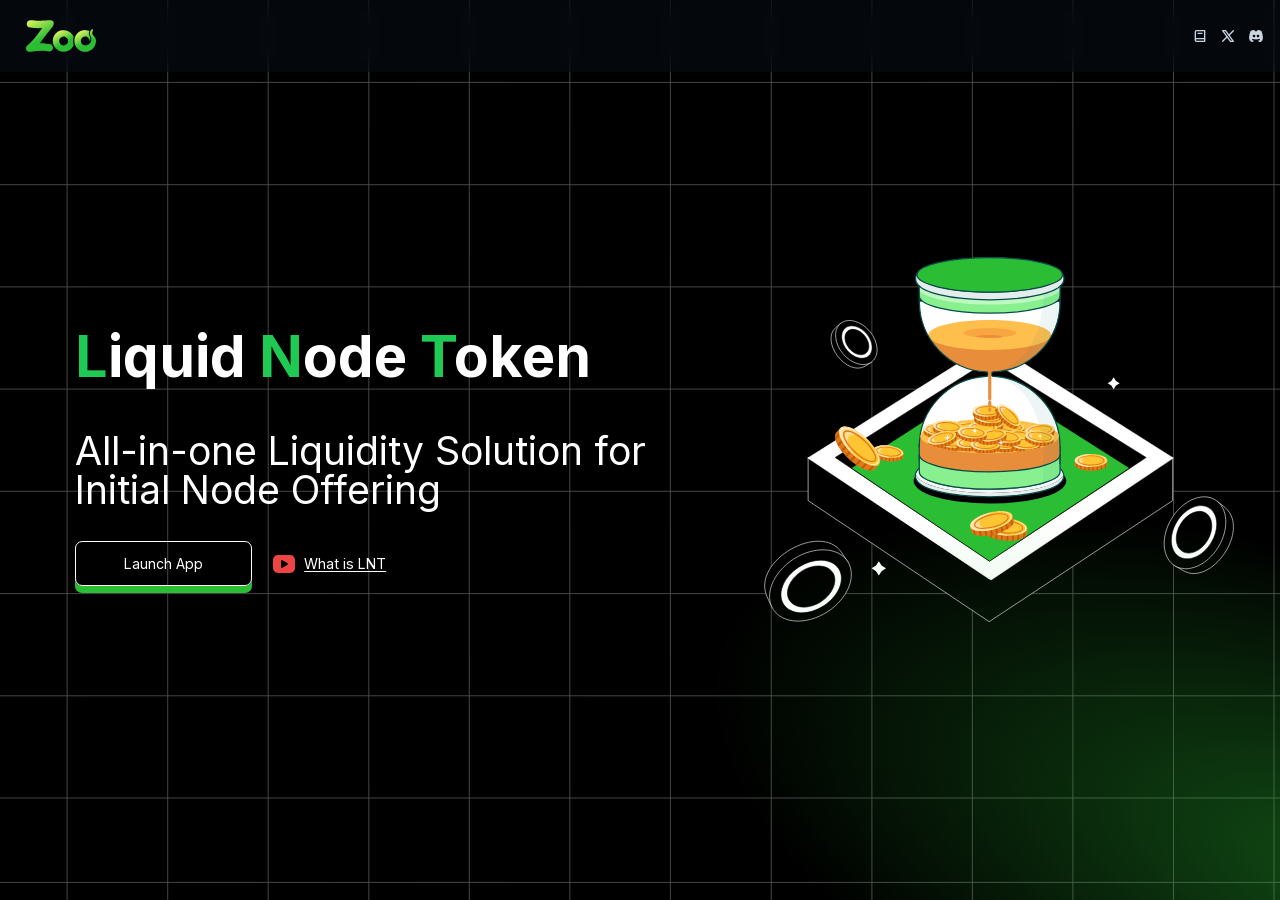
<file: index.html>
<!DOCTYPE html><html lang="en" class=""><head><meta charSet="utf-8"/><meta name="viewport" content="width=device-width, initial-scale=1"/><link rel="preload" href="/_next/static/media/e4af272ccee01ff0-s.p.woff2" as="font" crossorigin="" type="font/woff2"/><link rel="stylesheet" href="/_next/static/css/5e116f2d1c732069.css" crossorigin="" data-precedence="next"/><link rel="stylesheet" href="/_next/static/css/cd888c9c7c39b3af.css" crossorigin="" data-precedence="next"/><link rel="preload" as="script" fetchPriority="low" href="/_next/static/chunks/webpack-df3d0054bb57863f.js" crossorigin=""/><script src="/_next/static/chunks/b05271e4-c2cccfcfc26bb742.js" async="" crossorigin=""></script><script src="/_next/static/chunks/604-b4e3979bbbb32a91.js" async="" crossorigin=""></script><script src="/_next/static/chunks/main-app-c304c4ea197c1be7.js" async="" crossorigin=""></script><script src="/_next/static/chunks/6dc81886-f9a5be699ef33087.js" async=""></script><script src="/_next/static/chunks/9297c78b-9f77800578a4e18d.js" async=""></script><script src="/_next/static/chunks/49819357-d922e72e25cfce19.js" async=""></script><script src="/_next/static/chunks/2fba7bc5-89b9ea202cdf7566.js" async=""></script><script src="/_next/static/chunks/08d1c80d-f03fdb9c16223738.js" async=""></script><script src="/_next/static/chunks/6799-e0120ff2239e37d8.js" async=""></script><script src="/_next/static/chunks/1536-11253d8ebd2993e1.js" async=""></script><script src="/_next/static/chunks/5207-a8f092bdf21e304c.js" async=""></script><script src="/_next/static/chunks/5413-62126eedf27c61c5.js" async=""></script><script src="/_next/static/chunks/2431-0dc1a3263fba19c1.js" async=""></script><script src="/_next/static/chunks/1476-df3da821f4e9ccd6.js" async=""></script><script src="/_next/static/chunks/7543-e1733bcf9a5138fd.js" async=""></script><script src="/_next/static/chunks/8724-a336b488c60b17c8.js" async=""></script><script src="/_next/static/chunks/2045-d4f3bfd3e4900781.js" async=""></script><script src="/_next/static/chunks/634-8846b917d24aa81c.js" async=""></script><script src="/_next/static/chunks/9978-04c2349ffc6d2df6.js" async=""></script><script src="/_next/static/chunks/app/layout-6b46381b07174688.js" async=""></script><script src="/_next/static/chunks/3960-c93caacaca07e617.js" async=""></script><script src="/_next/static/chunks/5985-a495ece8d749c29c.js" async=""></script><script src="/_next/static/chunks/app/page-678c3d1ea4345eb9.js" async=""></script><link rel="preload" href="https://telegram.org/js/telegram-web-app.js?56" as="script"/><title>Zoo Finance</title><meta name="description" content="A Structured Protocol for Better Liquidity Utilization"/><meta property="og:title" content="Zoo Finance"/><meta property="og:description" content="A Structured Protocol for Better Liquidity Utilization"/><meta property="og:image" content="https://zoofi.io/Welcome.jpg"/><meta property="og:type" content="website"/><meta name="twitter:card" content="summary_large_image"/><meta name="twitter:title" content="Zoo Finance"/><meta name="twitter:description" content="A Structured Protocol for Better Liquidity Utilization"/><meta name="twitter:image" content="https://zoofi.io/Welcome.jpg"/><link rel="icon" href="/icon.svg?79cb9bbc81d79543" type="image/svg+xml" sizes="any"/><meta name="next-size-adjust"/><script src="/_next/static/chunks/polyfills-c67a75d1b6f99dc8.js" crossorigin="" noModule=""></script></head><body class="__className_f367f3 bg-stone-50 dark:bg-slate-950 dark:text-slate-50"><div class="top-loader fixed z-10 top-0 left-0 invisible"></div><div id="tooltip-root" class="fixed left-0 top-0 z-[60]"></div><script src="/_next/static/chunks/webpack-df3d0054bb57863f.js" crossorigin="" async=""></script><script>(self.__next_f=self.__next_f||[]).push([0]);self.__next_f.push([2,null])</script><script>self.__next_f.push([1,"1:HL[\"/_next/static/media/e4af272ccee01ff0-s.p.woff2\",\"font\",{\"crossOrigin\":\"\",\"type\":\"font/woff2\"}]\n2:HL[\"/_next/static/css/5e116f2d1c732069.css\",\"style\",{\"crossOrigin\":\"\"}]\n3:HL[\"/_next/static/css/cd888c9c7c39b3af.css\",\"style\",{\"crossOrigin\":\"\"}]\n0:\"$L4\"\n"])</script><script>self.__next_f.push([1,"5:I[24358,[],\"\"]\n7:I[72952,[],\"\"]\n"])</script><script>self.__next_f.push([1,"8:I[51153,[\"7495\",\"static/chunks/6dc81886-f9a5be699ef33087.js\",\"4881\",\"static/chunks/9297c78b-9f77800578a4e18d.js\",\"7622\",\"static/chunks/49819357-d922e72e25cfce19.js\",\"7073\",\"static/chunks/2fba7bc5-89b9ea202cdf7566.js\",\"6377\",\"static/chunks/08d1c80d-f03fdb9c16223738.js\",\"6799\",\"static/chunks/6799-e0120ff2239e37d8.js\",\"1536\",\"static/chunks/1536-11253d8ebd2993e1.js\",\"5207\",\"static/chunks/5207-a8f092bdf21e304c.js\",\"5413\",\"static/chunks/5413-62126eedf27c61c5.js\",\"2431\",\"static/chunks/2431-0dc1a3263fba19c1.js\",\"1476\",\"static/chunks/1476-df3da821f4e9ccd6.js\",\"7543\",\"static/chunks/7543-e1733bcf9a5138fd.js\",\"8724\",\"static/chunks/8724-a336b488c60b17c8.js\",\"2045\",\"static/chunks/2045-d4f3bfd3e4900781.js\",\"634\",\"static/chunks/634-8846b917d24aa81c.js\",\"9978\",\"static/chunks/9978-04c2349ffc6d2df6.js\",\"3185\",\"static/chunks/app/layout-6b46381b07174688.js\"],\"\"]\n"])</script><script>self.__next_f.push([1,"9:I[79946,[\"7495\",\"static/chunks/6dc81886-f9a5be699ef33087.js\",\"4881\",\"static/chunks/9297c78b-9f77800578a4e18d.js\",\"7622\",\"static/chunks/49819357-d922e72e25cfce19.js\",\"7073\",\"static/chunks/2fba7bc5-89b9ea202cdf7566.js\",\"6377\",\"static/chunks/08d1c80d-f03fdb9c16223738.js\",\"6799\",\"static/chunks/6799-e0120ff2239e37d8.js\",\"1536\",\"static/chunks/1536-11253d8ebd2993e1.js\",\"5207\",\"static/chunks/5207-a8f092bdf21e304c.js\",\"5413\",\"static/chunks/5413-62126eedf27c61c5.js\",\"2431\",\"static/chunks/2431-0dc1a3263fba19c1.js\",\"1476\",\"static/chunks/1476-df3da821f4e9ccd6.js\",\"7543\",\"static/chunks/7543-e1733bcf9a5138fd.js\",\"8724\",\"static/chunks/8724-a336b488c60b17c8.js\",\"2045\",\"static/chunks/2045-d4f3bfd3e4900781.js\",\"634\",\"static/chunks/634-8846b917d24aa81c.js\",\"9978\",\"static/chunks/9978-04c2349ffc6d2df6.js\",\"3185\",\"static/chunks/app/layout-6b46381b07174688.js\"],\"\"]\n"])</script><script>self.__next_f.push([1,"a:I[4002,[],\"\"]\nb:I[14025,[],\"\"]\nd:I[34911,[],\"\"]\n"])</script><script>self.__next_f.push([1,"e:I[17465,[\"7495\",\"static/chunks/6dc81886-f9a5be699ef33087.js\",\"4881\",\"static/chunks/9297c78b-9f77800578a4e18d.js\",\"7622\",\"static/chunks/49819357-d922e72e25cfce19.js\",\"7073\",\"static/chunks/2fba7bc5-89b9ea202cdf7566.js\",\"6799\",\"static/chunks/6799-e0120ff2239e37d8.js\",\"1536\",\"static/chunks/1536-11253d8ebd2993e1.js\",\"3960\",\"static/chunks/3960-c93caacaca07e617.js\",\"2431\",\"static/chunks/2431-0dc1a3263fba19c1.js\",\"2045\",\"static/chunks/2045-d4f3bfd3e4900781.js\",\"5985\",\"static/chunks/5985-a495ece8d749c29c.js\",\"1931\",\"static/chunks/app/page-678c3d1ea4345eb9.js\"],\"\"]\n"])</script><script>self.__next_f.push([1,"4:[[[\"$\",\"link\",\"0\",{\"rel\":\"stylesheet\",\"href\":\"/_next/static/css/5e116f2d1c732069.css\",\"precedence\":\"next\",\"crossOrigin\":\"\"}],[\"$\",\"link\",\"1\",{\"rel\":\"stylesheet\",\"href\":\"/_next/static/css/cd888c9c7c39b3af.css\",\"precedence\":\"next\",\"crossOrigin\":\"\"}]],[\"$\",\"$L5\",null,{\"buildId\":\"0t2VlsBx70cUUmdpAA5az\",\"assetPrefix\":\"\",\"initialCanonicalUrl\":\"/\",\"initialTree\":[\"\",{\"children\":[\"__PAGE__\",{}]},\"$undefined\",\"$undefined\",true],\"initialHead\":[false,\"$L6\"],\"globalErrorComponent\":\"$7\",\"children\":[null,[\"$\",\"html\",null,{\"lang\":\"en\",\"className\":\"\",\"suppressHydrationWarning\":true,\"children\":[[\"$\",\"head\",null,{\"children\":[\"$\",\"$L8\",null,{\"src\":\"https://telegram.org/js/telegram-web-app.js?56\",\"defer\":true}]}],[\"$\",\"body\",null,{\"className\":\"__className_f367f3 bg-stone-50 dark:bg-slate-950 dark:text-slate-50\",\"children\":[[\"$\",\"$L9\",null,{\"children\":[\"$\",\"$La\",null,{\"parallelRouterKey\":\"children\",\"segmentPath\":[\"children\"],\"loading\":\"$undefined\",\"loadingStyles\":\"$undefined\",\"hasLoading\":false,\"error\":\"$undefined\",\"errorStyles\":\"$undefined\",\"template\":[\"$\",\"$Lb\",null,{}],\"templateStyles\":\"$undefined\",\"notFound\":[[\"$\",\"title\",null,{\"children\":\"404: This page could not be found.\"}],[\"$\",\"div\",null,{\"style\":{\"fontFamily\":\"system-ui,\\\"Segoe UI\\\",Roboto,Helvetica,Arial,sans-serif,\\\"Apple Color Emoji\\\",\\\"Segoe UI Emoji\\\"\",\"height\":\"100vh\",\"textAlign\":\"center\",\"display\":\"flex\",\"flexDirection\":\"column\",\"alignItems\":\"center\",\"justifyContent\":\"center\"},\"children\":[\"$\",\"div\",null,{\"children\":[[\"$\",\"style\",null,{\"dangerouslySetInnerHTML\":{\"__html\":\"body{color:#000;background:#fff;margin:0}.next-error-h1{border-right:1px solid rgba(0,0,0,.3)}@media (prefers-color-scheme:dark){body{color:#fff;background:#000}.next-error-h1{border-right:1px solid rgba(255,255,255,.3)}}\"}}],[\"$\",\"h1\",null,{\"className\":\"next-error-h1\",\"style\":{\"display\":\"inline-block\",\"margin\":\"0 20px 0 0\",\"padding\":\"0 23px 0 0\",\"fontSize\":24,\"fontWeight\":500,\"verticalAlign\":\"top\",\"lineHeight\":\"49px\"},\"children\":\"404\"}],[\"$\",\"div\",null,{\"style\":{\"display\":\"inline-block\"},\"children\":[\"$\",\"h2\",null,{\"style\":{\"fontSize\":14,\"fontWeight\":400,\"lineHeight\":\"49px\",\"margin\":0},\"children\":\"This page could not be found.\"}]}]]}]}]],\"notFoundStyles\":[],\"childProp\":{\"current\":[\"$Lc\",[\"$\",\"$Ld\",null,{\"propsForComponent\":{\"params\":{}},\"Component\":\"$e\",\"isStaticGeneration\":true}],null],\"segment\":\"__PAGE__\"},\"styles\":[]}]}],[\"$\",\"div\",null,{\"id\":\"tooltip-root\",\"className\":\"fixed left-0 top-0 z-[60]\"}]]}]]}],null]}]]\n"])</script><script>self.__next_f.push([1,"6:[[\"$\",\"meta\",\"0\",{\"charSet\":\"utf-8\"}],[\"$\",\"title\",\"1\",{\"children\":\"Zoo Finance\"}],[\"$\",\"meta\",\"2\",{\"name\":\"description\",\"content\":\"A Structured Protocol for Better Liquidity Utilization\"}],[\"$\",\"meta\",\"3\",{\"name\":\"viewport\",\"content\":\"width=device-width, initial-scale=1\"}],[\"$\",\"meta\",\"4\",{\"property\":\"og:title\",\"content\":\"Zoo Finance\"}],[\"$\",\"meta\",\"5\",{\"property\":\"og:description\",\"content\":\"A Structured Protocol for Better Liquidity Utilization\"}],[\"$\",\"meta\",\"6\",{\"property\":\"og:image\",\"content\":\"https://zoofi.io/Welcome.jpg\"}],[\"$\",\"meta\",\"7\",{\"property\":\"og:type\",\"content\":\"website\"}],[\"$\",\"meta\",\"8\",{\"name\":\"twitter:card\",\"content\":\"summary_large_image\"}],[\"$\",\"meta\",\"9\",{\"name\":\"twitter:title\",\"content\":\"Zoo Finance\"}],[\"$\",\"meta\",\"10\",{\"name\":\"twitter:description\",\"content\":\"A Structured Protocol for Better Liquidity Utilization\"}],[\"$\",\"meta\",\"11\",{\"name\":\"twitter:image\",\"content\":\"https://zoofi.io/Welcome.jpg\"}],[\"$\",\"link\",\"12\",{\"rel\":\"icon\",\"href\":\"/icon.svg?79cb9bbc81d79543\",\"type\":\"image/svg+xml\",\"sizes\":\"any\"}],[\"$\",\"meta\",\"13\",{\"name\":\"next-size-adjust\"}]]\n"])</script><script>self.__next_f.push([1,"c:null\n"])</script></body></html>
</file>
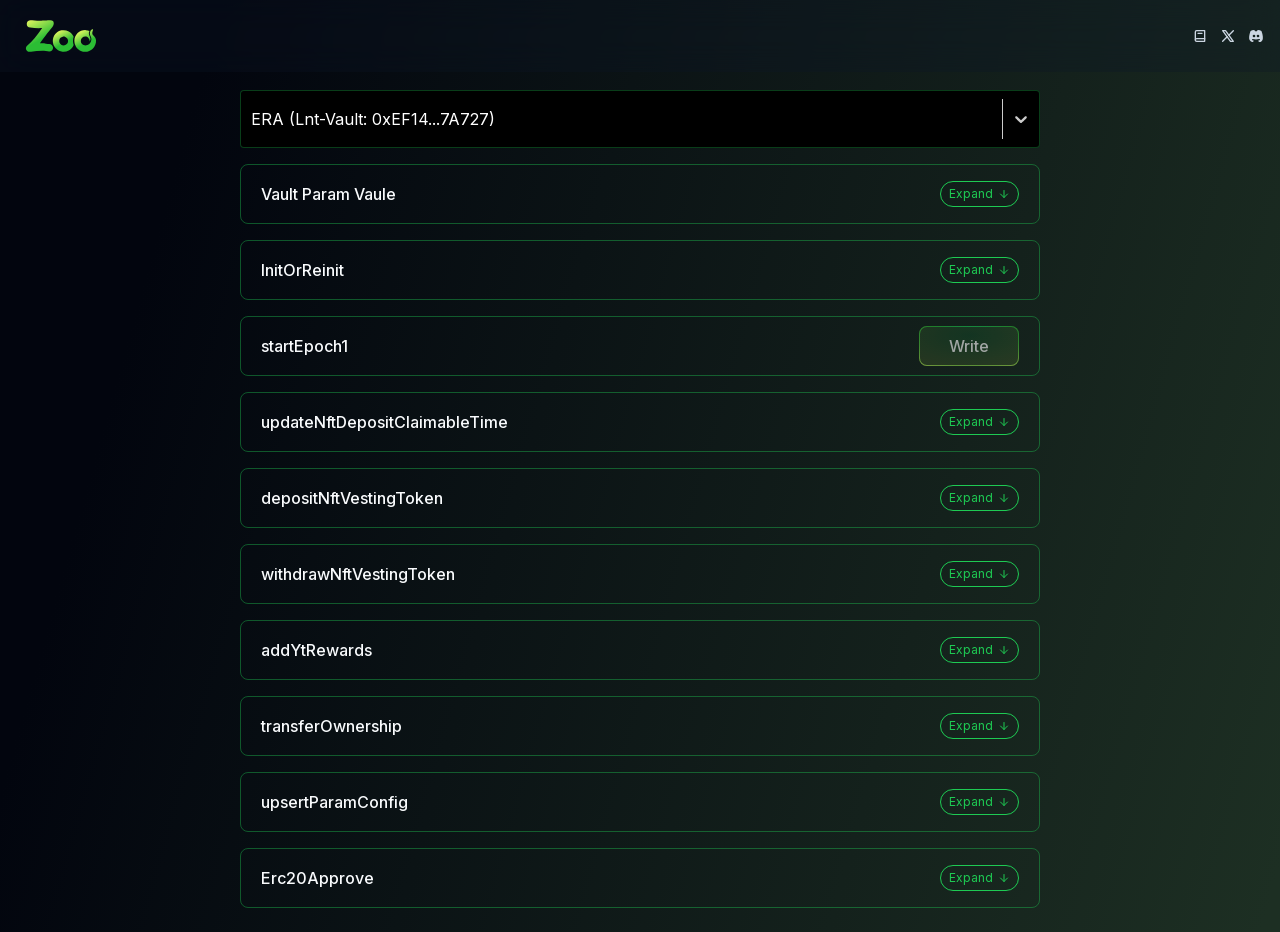
<file: admin.html>
<!DOCTYPE html><html lang="en" class=""><head><meta charSet="utf-8"/><meta name="viewport" content="width=device-width, initial-scale=1"/><link rel="preload" href="/_next/static/media/e4af272ccee01ff0-s.p.woff2" as="font" crossorigin="" type="font/woff2"/><link rel="stylesheet" href="/_next/static/css/5e116f2d1c732069.css" crossorigin="" data-precedence="next"/><link rel="stylesheet" href="/_next/static/css/cd888c9c7c39b3af.css" crossorigin="" data-precedence="next"/><link rel="preload" as="script" fetchPriority="low" href="/_next/static/chunks/webpack-df3d0054bb57863f.js" crossorigin=""/><script src="/_next/static/chunks/b05271e4-c2cccfcfc26bb742.js" async="" crossorigin=""></script><script src="/_next/static/chunks/604-b4e3979bbbb32a91.js" async="" crossorigin=""></script><script src="/_next/static/chunks/main-app-c304c4ea197c1be7.js" async="" crossorigin=""></script><script src="/_next/static/chunks/6dc81886-f9a5be699ef33087.js" async=""></script><script src="/_next/static/chunks/9297c78b-9f77800578a4e18d.js" async=""></script><script src="/_next/static/chunks/49819357-d922e72e25cfce19.js" async=""></script><script src="/_next/static/chunks/2fba7bc5-89b9ea202cdf7566.js" async=""></script><script src="/_next/static/chunks/08d1c80d-f03fdb9c16223738.js" async=""></script><script src="/_next/static/chunks/6799-e0120ff2239e37d8.js" async=""></script><script src="/_next/static/chunks/1536-11253d8ebd2993e1.js" async=""></script><script src="/_next/static/chunks/5207-a8f092bdf21e304c.js" async=""></script><script src="/_next/static/chunks/5413-62126eedf27c61c5.js" async=""></script><script src="/_next/static/chunks/2431-0dc1a3263fba19c1.js" async=""></script><script src="/_next/static/chunks/1476-df3da821f4e9ccd6.js" async=""></script><script src="/_next/static/chunks/7543-e1733bcf9a5138fd.js" async=""></script><script src="/_next/static/chunks/8724-a336b488c60b17c8.js" async=""></script><script src="/_next/static/chunks/2045-d4f3bfd3e4900781.js" async=""></script><script src="/_next/static/chunks/634-8846b917d24aa81c.js" async=""></script><script src="/_next/static/chunks/9978-04c2349ffc6d2df6.js" async=""></script><script src="/_next/static/chunks/app/layout-6b46381b07174688.js" async=""></script><script src="/_next/static/chunks/9cc8ae5e-b506bc87ab95dfb1.js" async=""></script><script src="/_next/static/chunks/4408-26c1ab465f5e3c8d.js" async=""></script><script src="/_next/static/chunks/3960-c93caacaca07e617.js" async=""></script><script src="/_next/static/chunks/3505-70bafff3bd077164.js" async=""></script><script src="/_next/static/chunks/5631-f2980e48ed329d58.js" async=""></script><script src="/_next/static/chunks/5790-4157a3c465f15f75.js" async=""></script><script src="/_next/static/chunks/6154-05598f673dc1d4a8.js" async=""></script><script src="/_next/static/chunks/541-2bfca7ce621cc41c.js" async=""></script><script src="/_next/static/chunks/app/admin/page-020480087e5705d5.js" async=""></script><link rel="preload" href="https://telegram.org/js/telegram-web-app.js?56" as="script"/><title>Zoo Finance</title><meta name="description" content="A Structured Protocol for Better Liquidity Utilization"/><meta property="og:title" content="Zoo Finance"/><meta property="og:description" content="A Structured Protocol for Better Liquidity Utilization"/><meta property="og:image" content="https://zoofi.io/Welcome.jpg"/><meta property="og:type" content="website"/><meta name="twitter:card" content="summary_large_image"/><meta name="twitter:title" content="Zoo Finance"/><meta name="twitter:description" content="A Structured Protocol for Better Liquidity Utilization"/><meta name="twitter:image" content="https://zoofi.io/Welcome.jpg"/><link rel="icon" href="/icon.svg?79cb9bbc81d79543" type="image/svg+xml" sizes="any"/><meta name="next-size-adjust"/><script src="/_next/static/chunks/polyfills-c67a75d1b6f99dc8.js" crossorigin="" noModule=""></script></head><body class="__className_f367f3 bg-stone-50 dark:bg-slate-950 dark:text-slate-50"><div class="top-loader fixed z-10 top-0 left-0 invisible"></div><div id="tooltip-root" class="fixed left-0 top-0 z-[60]"></div><script src="/_next/static/chunks/webpack-df3d0054bb57863f.js" crossorigin="" async=""></script><script>(self.__next_f=self.__next_f||[]).push([0]);self.__next_f.push([2,null])</script><script>self.__next_f.push([1,"1:HL[\"/_next/static/media/e4af272ccee01ff0-s.p.woff2\",\"font\",{\"crossOrigin\":\"\",\"type\":\"font/woff2\"}]\n2:HL[\"/_next/static/css/5e116f2d1c732069.css\",\"style\",{\"crossOrigin\":\"\"}]\n3:HL[\"/_next/static/css/cd888c9c7c39b3af.css\",\"style\",{\"crossOrigin\":\"\"}]\n0:\"$L4\"\n"])</script><script>self.__next_f.push([1,"5:I[24358,[],\"\"]\n7:I[72952,[],\"\"]\n"])</script><script>self.__next_f.push([1,"8:I[51153,[\"7495\",\"static/chunks/6dc81886-f9a5be699ef33087.js\",\"4881\",\"static/chunks/9297c78b-9f77800578a4e18d.js\",\"7622\",\"static/chunks/49819357-d922e72e25cfce19.js\",\"7073\",\"static/chunks/2fba7bc5-89b9ea202cdf7566.js\",\"6377\",\"static/chunks/08d1c80d-f03fdb9c16223738.js\",\"6799\",\"static/chunks/6799-e0120ff2239e37d8.js\",\"1536\",\"static/chunks/1536-11253d8ebd2993e1.js\",\"5207\",\"static/chunks/5207-a8f092bdf21e304c.js\",\"5413\",\"static/chunks/5413-62126eedf27c61c5.js\",\"2431\",\"static/chunks/2431-0dc1a3263fba19c1.js\",\"1476\",\"static/chunks/1476-df3da821f4e9ccd6.js\",\"7543\",\"static/chunks/7543-e1733bcf9a5138fd.js\",\"8724\",\"static/chunks/8724-a336b488c60b17c8.js\",\"2045\",\"static/chunks/2045-d4f3bfd3e4900781.js\",\"634\",\"static/chunks/634-8846b917d24aa81c.js\",\"9978\",\"static/chunks/9978-04c2349ffc6d2df6.js\",\"3185\",\"static/chunks/app/layout-6b46381b07174688.js\"],\"\"]\n"])</script><script>self.__next_f.push([1,"9:I[79946,[\"7495\",\"static/chunks/6dc81886-f9a5be699ef33087.js\",\"4881\",\"static/chunks/9297c78b-9f77800578a4e18d.js\",\"7622\",\"static/chunks/49819357-d922e72e25cfce19.js\",\"7073\",\"static/chunks/2fba7bc5-89b9ea202cdf7566.js\",\"6377\",\"static/chunks/08d1c80d-f03fdb9c16223738.js\",\"6799\",\"static/chunks/6799-e0120ff2239e37d8.js\",\"1536\",\"static/chunks/1536-11253d8ebd2993e1.js\",\"5207\",\"static/chunks/5207-a8f092bdf21e304c.js\",\"5413\",\"static/chunks/5413-62126eedf27c61c5.js\",\"2431\",\"static/chunks/2431-0dc1a3263fba19c1.js\",\"1476\",\"static/chunks/1476-df3da821f4e9ccd6.js\",\"7543\",\"static/chunks/7543-e1733bcf9a5138fd.js\",\"8724\",\"static/chunks/8724-a336b488c60b17c8.js\",\"2045\",\"static/chunks/2045-d4f3bfd3e4900781.js\",\"634\",\"static/chunks/634-8846b917d24aa81c.js\",\"9978\",\"static/chunks/9978-04c2349ffc6d2df6.js\",\"3185\",\"static/chunks/app/layout-6b46381b07174688.js\"],\"\"]\n"])</script><script>self.__next_f.push([1,"a:I[4002,[],\"\"]\nb:I[14025,[],\"\"]\nd:I[34911,[],\"\"]\n"])</script><script>self.__next_f.push([1,"e:I[10219,[\"7495\",\"static/chunks/6dc81886-f9a5be699ef33087.js\",\"4881\",\"static/chunks/9297c78b-9f77800578a4e18d.js\",\"7622\",\"static/chunks/49819357-d922e72e25cfce19.js\",\"3979\",\"static/chunks/9cc8ae5e-b506bc87ab95dfb1.js\",\"6799\",\"static/chunks/6799-e0120ff2239e37d8.js\",\"1536\",\"static/chunks/1536-11253d8ebd2993e1.js\",\"5207\",\"static/chunks/5207-a8f092bdf21e304c.js\",\"4408\",\"static/chunks/4408-26c1ab465f5e3c8d.js\",\"3960\",\"static/chunks/3960-c93caacaca07e617.js\",\"3505\",\"static/chunks/3505-70bafff3bd077164.js\",\"5631\",\"static/chunks/5631-f2980e48ed329d58.js\",\"5790\",\"static/chunks/5790-4157a3c465f15f75.js\",\"2045\",\"static/chunks/2045-d4f3bfd3e4900781.js\",\"634\",\"static/chunks/634-8846b917d24aa81c.js\",\"6154\",\"static/chunks/6154-05598f673dc1d4a8.js\",\"541\",\"static/chunks/541-2bfca7ce621cc41c.js\",\"3\",\"static/chunks/app/admin/page-020480087e5705d5.js\"],\"\"]\n"])</script><script>self.__next_f.push([1,"4:[[[\"$\",\"link\",\"0\",{\"rel\":\"stylesheet\",\"href\":\"/_next/static/css/5e116f2d1c732069.css\",\"precedence\":\"next\",\"crossOrigin\":\"\"}],[\"$\",\"link\",\"1\",{\"rel\":\"stylesheet\",\"href\":\"/_next/static/css/cd888c9c7c39b3af.css\",\"precedence\":\"next\",\"crossOrigin\":\"\"}]],[\"$\",\"$L5\",null,{\"buildId\":\"0t2VlsBx70cUUmdpAA5az\",\"assetPrefix\":\"\",\"initialCanonicalUrl\":\"/admin\",\"initialTree\":[\"\",{\"children\":[\"admin\",{\"children\":[\"__PAGE__\",{}]}]},\"$undefined\",\"$undefined\",true],\"initialHead\":[false,\"$L6\"],\"globalErrorComponent\":\"$7\",\"children\":[null,[\"$\",\"html\",null,{\"lang\":\"en\",\"className\":\"\",\"suppressHydrationWarning\":true,\"children\":[[\"$\",\"head\",null,{\"children\":[\"$\",\"$L8\",null,{\"src\":\"https://telegram.org/js/telegram-web-app.js?56\",\"defer\":true}]}],[\"$\",\"body\",null,{\"className\":\"__className_f367f3 bg-stone-50 dark:bg-slate-950 dark:text-slate-50\",\"children\":[[\"$\",\"$L9\",null,{\"children\":[\"$\",\"$La\",null,{\"parallelRouterKey\":\"children\",\"segmentPath\":[\"children\"],\"loading\":\"$undefined\",\"loadingStyles\":\"$undefined\",\"hasLoading\":false,\"error\":\"$undefined\",\"errorStyles\":\"$undefined\",\"template\":[\"$\",\"$Lb\",null,{}],\"templateStyles\":\"$undefined\",\"notFound\":[[\"$\",\"title\",null,{\"children\":\"404: This page could not be found.\"}],[\"$\",\"div\",null,{\"style\":{\"fontFamily\":\"system-ui,\\\"Segoe UI\\\",Roboto,Helvetica,Arial,sans-serif,\\\"Apple Color Emoji\\\",\\\"Segoe UI Emoji\\\"\",\"height\":\"100vh\",\"textAlign\":\"center\",\"display\":\"flex\",\"flexDirection\":\"column\",\"alignItems\":\"center\",\"justifyContent\":\"center\"},\"children\":[\"$\",\"div\",null,{\"children\":[[\"$\",\"style\",null,{\"dangerouslySetInnerHTML\":{\"__html\":\"body{color:#000;background:#fff;margin:0}.next-error-h1{border-right:1px solid rgba(0,0,0,.3)}@media (prefers-color-scheme:dark){body{color:#fff;background:#000}.next-error-h1{border-right:1px solid rgba(255,255,255,.3)}}\"}}],[\"$\",\"h1\",null,{\"className\":\"next-error-h1\",\"style\":{\"display\":\"inline-block\",\"margin\":\"0 20px 0 0\",\"padding\":\"0 23px 0 0\",\"fontSize\":24,\"fontWeight\":500,\"verticalAlign\":\"top\",\"lineHeight\":\"49px\"},\"children\":\"404\"}],[\"$\",\"div\",null,{\"style\":{\"display\":\"inline-block\"},\"children\":[\"$\",\"h2\",null,{\"style\":{\"fontSize\":14,\"fontWeight\":400,\"lineHeight\":\"49px\",\"margin\":0},\"children\":\"This page could not be found.\"}]}]]}]}]],\"notFoundStyles\":[],\"childProp\":{\"current\":[\"$\",\"$La\",null,{\"parallelRouterKey\":\"children\",\"segmentPath\":[\"children\",\"admin\",\"children\"],\"loading\":\"$undefined\",\"loadingStyles\":\"$undefined\",\"hasLoading\":false,\"error\":\"$undefined\",\"errorStyles\":\"$undefined\",\"template\":[\"$\",\"$Lb\",null,{}],\"templateStyles\":\"$undefined\",\"notFound\":\"$undefined\",\"notFoundStyles\":\"$undefined\",\"childProp\":{\"current\":[\"$Lc\",[\"$\",\"$Ld\",null,{\"propsForComponent\":{\"params\":{}},\"Component\":\"$e\",\"isStaticGeneration\":true}],null],\"segment\":\"__PAGE__\"},\"styles\":[]}],\"segment\":\"admin\"},\"styles\":[]}]}],[\"$\",\"div\",null,{\"id\":\"tooltip-root\",\"className\":\"fixed left-0 top-0 z-[60]\"}]]}]]}],null]}]]\n"])</script><script>self.__next_f.push([1,"6:[[\"$\",\"meta\",\"0\",{\"charSet\":\"utf-8\"}],[\"$\",\"title\",\"1\",{\"children\":\"Zoo Finance\"}],[\"$\",\"meta\",\"2\",{\"name\":\"description\",\"content\":\"A Structured Protocol for Better Liquidity Utilization\"}],[\"$\",\"meta\",\"3\",{\"name\":\"viewport\",\"content\":\"width=device-width, initial-scale=1\"}],[\"$\",\"meta\",\"4\",{\"property\":\"og:title\",\"content\":\"Zoo Finance\"}],[\"$\",\"meta\",\"5\",{\"property\":\"og:description\",\"content\":\"A Structured Protocol for Better Liquidity Utilization\"}],[\"$\",\"meta\",\"6\",{\"property\":\"og:image\",\"content\":\"https://zoofi.io/Welcome.jpg\"}],[\"$\",\"meta\",\"7\",{\"property\":\"og:type\",\"content\":\"website\"}],[\"$\",\"meta\",\"8\",{\"name\":\"twitter:card\",\"content\":\"summary_large_image\"}],[\"$\",\"meta\",\"9\",{\"name\":\"twitter:title\",\"content\":\"Zoo Finance\"}],[\"$\",\"meta\",\"10\",{\"name\":\"twitter:description\",\"content\":\"A Structured Protocol for Better Liquidity Utilization\"}],[\"$\",\"meta\",\"11\",{\"name\":\"twitter:image\",\"content\":\"https://zoofi.io/Welcome.jpg\"}],[\"$\",\"link\",\"12\",{\"rel\":\"icon\",\"href\":\"/icon.svg?79cb9bbc81d79543\",\"type\":\"image/svg+xml\",\"sizes\":\"any\"}],[\"$\",\"meta\",\"13\",{\"name\":\"next-size-adjust\"}]]\n"])</script><script>self.__next_f.push([1,"c:null\n"])</script></body></html>
</file>
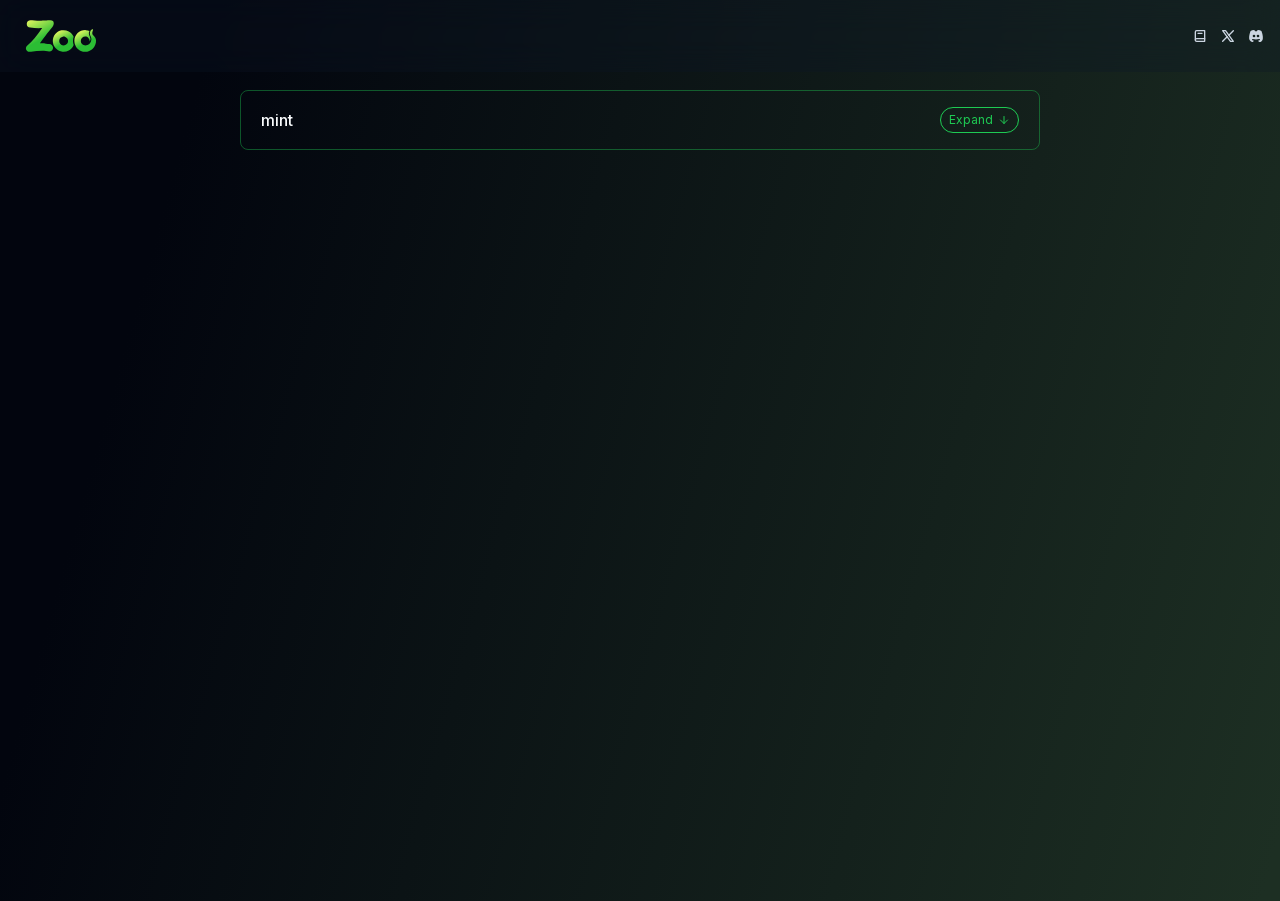
<file: adminlnt.html>
<!DOCTYPE html><html lang="en" class=""><head><meta charSet="utf-8"/><meta name="viewport" content="width=device-width, initial-scale=1"/><link rel="preload" href="/_next/static/media/e4af272ccee01ff0-s.p.woff2" as="font" crossorigin="" type="font/woff2"/><link rel="stylesheet" href="/_next/static/css/5e116f2d1c732069.css" crossorigin="" data-precedence="next"/><link rel="stylesheet" href="/_next/static/css/cd888c9c7c39b3af.css" crossorigin="" data-precedence="next"/><link rel="preload" as="script" fetchPriority="low" href="/_next/static/chunks/webpack-df3d0054bb57863f.js" crossorigin=""/><script src="/_next/static/chunks/b05271e4-c2cccfcfc26bb742.js" async="" crossorigin=""></script><script src="/_next/static/chunks/604-b4e3979bbbb32a91.js" async="" crossorigin=""></script><script src="/_next/static/chunks/main-app-c304c4ea197c1be7.js" async="" crossorigin=""></script><script src="/_next/static/chunks/6dc81886-f9a5be699ef33087.js" async=""></script><script src="/_next/static/chunks/9297c78b-9f77800578a4e18d.js" async=""></script><script src="/_next/static/chunks/49819357-d922e72e25cfce19.js" async=""></script><script src="/_next/static/chunks/2fba7bc5-89b9ea202cdf7566.js" async=""></script><script src="/_next/static/chunks/08d1c80d-f03fdb9c16223738.js" async=""></script><script src="/_next/static/chunks/6799-e0120ff2239e37d8.js" async=""></script><script src="/_next/static/chunks/1536-11253d8ebd2993e1.js" async=""></script><script src="/_next/static/chunks/5207-a8f092bdf21e304c.js" async=""></script><script src="/_next/static/chunks/5413-62126eedf27c61c5.js" async=""></script><script src="/_next/static/chunks/2431-0dc1a3263fba19c1.js" async=""></script><script src="/_next/static/chunks/1476-df3da821f4e9ccd6.js" async=""></script><script src="/_next/static/chunks/7543-e1733bcf9a5138fd.js" async=""></script><script src="/_next/static/chunks/8724-a336b488c60b17c8.js" async=""></script><script src="/_next/static/chunks/2045-d4f3bfd3e4900781.js" async=""></script><script src="/_next/static/chunks/634-8846b917d24aa81c.js" async=""></script><script src="/_next/static/chunks/9978-04c2349ffc6d2df6.js" async=""></script><script src="/_next/static/chunks/app/layout-6b46381b07174688.js" async=""></script><script src="/_next/static/chunks/4408-26c1ab465f5e3c8d.js" async=""></script><script src="/_next/static/chunks/3960-c93caacaca07e617.js" async=""></script><script src="/_next/static/chunks/5790-4157a3c465f15f75.js" async=""></script><script src="/_next/static/chunks/6154-05598f673dc1d4a8.js" async=""></script><script src="/_next/static/chunks/app/adminlnt/page-cbca20d71fa2a8e9.js" async=""></script><link rel="preload" href="https://telegram.org/js/telegram-web-app.js?56" as="script"/><title>Zoo Finance</title><meta name="description" content="A Structured Protocol for Better Liquidity Utilization"/><meta property="og:title" content="Zoo Finance"/><meta property="og:description" content="A Structured Protocol for Better Liquidity Utilization"/><meta property="og:image" content="https://zoofi.io/Welcome.jpg"/><meta property="og:type" content="website"/><meta name="twitter:card" content="summary_large_image"/><meta name="twitter:title" content="Zoo Finance"/><meta name="twitter:description" content="A Structured Protocol for Better Liquidity Utilization"/><meta name="twitter:image" content="https://zoofi.io/Welcome.jpg"/><link rel="icon" href="/icon.svg?79cb9bbc81d79543" type="image/svg+xml" sizes="any"/><meta name="next-size-adjust"/><script src="/_next/static/chunks/polyfills-c67a75d1b6f99dc8.js" crossorigin="" noModule=""></script></head><body class="__className_f367f3 bg-stone-50 dark:bg-slate-950 dark:text-slate-50"><div class="top-loader fixed z-10 top-0 left-0 invisible"></div><div id="tooltip-root" class="fixed left-0 top-0 z-[60]"></div><script src="/_next/static/chunks/webpack-df3d0054bb57863f.js" crossorigin="" async=""></script><script>(self.__next_f=self.__next_f||[]).push([0]);self.__next_f.push([2,null])</script><script>self.__next_f.push([1,"1:HL[\"/_next/static/media/e4af272ccee01ff0-s.p.woff2\",\"font\",{\"crossOrigin\":\"\",\"type\":\"font/woff2\"}]\n2:HL[\"/_next/static/css/5e116f2d1c732069.css\",\"style\",{\"crossOrigin\":\"\"}]\n3:HL[\"/_next/static/css/cd888c9c7c39b3af.css\",\"style\",{\"crossOrigin\":\"\"}]\n0:\"$L4\"\n"])</script><script>self.__next_f.push([1,"5:I[24358,[],\"\"]\n7:I[72952,[],\"\"]\n"])</script><script>self.__next_f.push([1,"8:I[51153,[\"7495\",\"static/chunks/6dc81886-f9a5be699ef33087.js\",\"4881\",\"static/chunks/9297c78b-9f77800578a4e18d.js\",\"7622\",\"static/chunks/49819357-d922e72e25cfce19.js\",\"7073\",\"static/chunks/2fba7bc5-89b9ea202cdf7566.js\",\"6377\",\"static/chunks/08d1c80d-f03fdb9c16223738.js\",\"6799\",\"static/chunks/6799-e0120ff2239e37d8.js\",\"1536\",\"static/chunks/1536-11253d8ebd2993e1.js\",\"5207\",\"static/chunks/5207-a8f092bdf21e304c.js\",\"5413\",\"static/chunks/5413-62126eedf27c61c5.js\",\"2431\",\"static/chunks/2431-0dc1a3263fba19c1.js\",\"1476\",\"static/chunks/1476-df3da821f4e9ccd6.js\",\"7543\",\"static/chunks/7543-e1733bcf9a5138fd.js\",\"8724\",\"static/chunks/8724-a336b488c60b17c8.js\",\"2045\",\"static/chunks/2045-d4f3bfd3e4900781.js\",\"634\",\"static/chunks/634-8846b917d24aa81c.js\",\"9978\",\"static/chunks/9978-04c2349ffc6d2df6.js\",\"3185\",\"static/chunks/app/layout-6b46381b07174688.js\"],\"\"]\n"])</script><script>self.__next_f.push([1,"9:I[79946,[\"7495\",\"static/chunks/6dc81886-f9a5be699ef33087.js\",\"4881\",\"static/chunks/9297c78b-9f77800578a4e18d.js\",\"7622\",\"static/chunks/49819357-d922e72e25cfce19.js\",\"7073\",\"static/chunks/2fba7bc5-89b9ea202cdf7566.js\",\"6377\",\"static/chunks/08d1c80d-f03fdb9c16223738.js\",\"6799\",\"static/chunks/6799-e0120ff2239e37d8.js\",\"1536\",\"static/chunks/1536-11253d8ebd2993e1.js\",\"5207\",\"static/chunks/5207-a8f092bdf21e304c.js\",\"5413\",\"static/chunks/5413-62126eedf27c61c5.js\",\"2431\",\"static/chunks/2431-0dc1a3263fba19c1.js\",\"1476\",\"static/chunks/1476-df3da821f4e9ccd6.js\",\"7543\",\"static/chunks/7543-e1733bcf9a5138fd.js\",\"8724\",\"static/chunks/8724-a336b488c60b17c8.js\",\"2045\",\"static/chunks/2045-d4f3bfd3e4900781.js\",\"634\",\"static/chunks/634-8846b917d24aa81c.js\",\"9978\",\"static/chunks/9978-04c2349ffc6d2df6.js\",\"3185\",\"static/chunks/app/layout-6b46381b07174688.js\"],\"\"]\n"])</script><script>self.__next_f.push([1,"a:I[4002,[],\"\"]\nb:I[14025,[],\"\"]\nd:I[34911,[],\"\"]\n"])</script><script>self.__next_f.push([1,"e:I[12540,[\"7495\",\"static/chunks/6dc81886-f9a5be699ef33087.js\",\"4881\",\"static/chunks/9297c78b-9f77800578a4e18d.js\",\"7622\",\"static/chunks/49819357-d922e72e25cfce19.js\",\"6799\",\"static/chunks/6799-e0120ff2239e37d8.js\",\"1536\",\"static/chunks/1536-11253d8ebd2993e1.js\",\"5207\",\"static/chunks/5207-a8f092bdf21e304c.js\",\"4408\",\"static/chunks/4408-26c1ab465f5e3c8d.js\",\"3960\",\"static/chunks/3960-c93caacaca07e617.js\",\"5790\",\"static/chunks/5790-4157a3c465f15f75.js\",\"2045\",\"static/chunks/2045-d4f3bfd3e4900781.js\",\"634\",\"static/chunks/634-8846b917d24aa81c.js\",\"6154\",\"static/chunks/6154-05598f673dc1d4a8.js\",\"7055\",\"static/chunks/app/adminlnt/page-cbca20d71fa2a8e9.js\"],\"\"]\n"])</script><script>self.__next_f.push([1,"4:[[[\"$\",\"link\",\"0\",{\"rel\":\"stylesheet\",\"href\":\"/_next/static/css/5e116f2d1c732069.css\",\"precedence\":\"next\",\"crossOrigin\":\"\"}],[\"$\",\"link\",\"1\",{\"rel\":\"stylesheet\",\"href\":\"/_next/static/css/cd888c9c7c39b3af.css\",\"precedence\":\"next\",\"crossOrigin\":\"\"}]],[\"$\",\"$L5\",null,{\"buildId\":\"0t2VlsBx70cUUmdpAA5az\",\"assetPrefix\":\"\",\"initialCanonicalUrl\":\"/adminlnt\",\"initialTree\":[\"\",{\"children\":[\"adminlnt\",{\"children\":[\"__PAGE__\",{}]}]},\"$undefined\",\"$undefined\",true],\"initialHead\":[false,\"$L6\"],\"globalErrorComponent\":\"$7\",\"children\":[null,[\"$\",\"html\",null,{\"lang\":\"en\",\"className\":\"\",\"suppressHydrationWarning\":true,\"children\":[[\"$\",\"head\",null,{\"children\":[\"$\",\"$L8\",null,{\"src\":\"https://telegram.org/js/telegram-web-app.js?56\",\"defer\":true}]}],[\"$\",\"body\",null,{\"className\":\"__className_f367f3 bg-stone-50 dark:bg-slate-950 dark:text-slate-50\",\"children\":[[\"$\",\"$L9\",null,{\"children\":[\"$\",\"$La\",null,{\"parallelRouterKey\":\"children\",\"segmentPath\":[\"children\"],\"loading\":\"$undefined\",\"loadingStyles\":\"$undefined\",\"hasLoading\":false,\"error\":\"$undefined\",\"errorStyles\":\"$undefined\",\"template\":[\"$\",\"$Lb\",null,{}],\"templateStyles\":\"$undefined\",\"notFound\":[[\"$\",\"title\",null,{\"children\":\"404: This page could not be found.\"}],[\"$\",\"div\",null,{\"style\":{\"fontFamily\":\"system-ui,\\\"Segoe UI\\\",Roboto,Helvetica,Arial,sans-serif,\\\"Apple Color Emoji\\\",\\\"Segoe UI Emoji\\\"\",\"height\":\"100vh\",\"textAlign\":\"center\",\"display\":\"flex\",\"flexDirection\":\"column\",\"alignItems\":\"center\",\"justifyContent\":\"center\"},\"children\":[\"$\",\"div\",null,{\"children\":[[\"$\",\"style\",null,{\"dangerouslySetInnerHTML\":{\"__html\":\"body{color:#000;background:#fff;margin:0}.next-error-h1{border-right:1px solid rgba(0,0,0,.3)}@media (prefers-color-scheme:dark){body{color:#fff;background:#000}.next-error-h1{border-right:1px solid rgba(255,255,255,.3)}}\"}}],[\"$\",\"h1\",null,{\"className\":\"next-error-h1\",\"style\":{\"display\":\"inline-block\",\"margin\":\"0 20px 0 0\",\"padding\":\"0 23px 0 0\",\"fontSize\":24,\"fontWeight\":500,\"verticalAlign\":\"top\",\"lineHeight\":\"49px\"},\"children\":\"404\"}],[\"$\",\"div\",null,{\"style\":{\"display\":\"inline-block\"},\"children\":[\"$\",\"h2\",null,{\"style\":{\"fontSize\":14,\"fontWeight\":400,\"lineHeight\":\"49px\",\"margin\":0},\"children\":\"This page could not be found.\"}]}]]}]}]],\"notFoundStyles\":[],\"childProp\":{\"current\":[\"$\",\"$La\",null,{\"parallelRouterKey\":\"children\",\"segmentPath\":[\"children\",\"adminlnt\",\"children\"],\"loading\":\"$undefined\",\"loadingStyles\":\"$undefined\",\"hasLoading\":false,\"error\":\"$undefined\",\"errorStyles\":\"$undefined\",\"template\":[\"$\",\"$Lb\",null,{}],\"templateStyles\":\"$undefined\",\"notFound\":\"$undefined\",\"notFoundStyles\":\"$undefined\",\"childProp\":{\"current\":[\"$Lc\",[\"$\",\"$Ld\",null,{\"propsForComponent\":{\"params\":{}},\"Component\":\"$e\",\"isStaticGeneration\":true}],null],\"segment\":\"__PAGE__\"},\"styles\":[]}],\"segment\":\"adminlnt\"},\"styles\":[]}]}],[\"$\",\"div\",null,{\"id\":\"tooltip-root\",\"className\":\"fixed left-0 top-0 z-[60]\"}]]}]]}],null]}]]\n"])</script><script>self.__next_f.push([1,"6:[[\"$\",\"meta\",\"0\",{\"charSet\":\"utf-8\"}],[\"$\",\"title\",\"1\",{\"children\":\"Zoo Finance\"}],[\"$\",\"meta\",\"2\",{\"name\":\"description\",\"content\":\"A Structured Protocol for Better Liquidity Utilization\"}],[\"$\",\"meta\",\"3\",{\"name\":\"viewport\",\"content\":\"width=device-width, initial-scale=1\"}],[\"$\",\"meta\",\"4\",{\"property\":\"og:title\",\"content\":\"Zoo Finance\"}],[\"$\",\"meta\",\"5\",{\"property\":\"og:description\",\"content\":\"A Structured Protocol for Better Liquidity Utilization\"}],[\"$\",\"meta\",\"6\",{\"property\":\"og:image\",\"content\":\"https://zoofi.io/Welcome.jpg\"}],[\"$\",\"meta\",\"7\",{\"property\":\"og:type\",\"content\":\"website\"}],[\"$\",\"meta\",\"8\",{\"name\":\"twitter:card\",\"content\":\"summary_large_image\"}],[\"$\",\"meta\",\"9\",{\"name\":\"twitter:title\",\"content\":\"Zoo Finance\"}],[\"$\",\"meta\",\"10\",{\"name\":\"twitter:description\",\"content\":\"A Structured Protocol for Better Liquidity Utilization\"}],[\"$\",\"meta\",\"11\",{\"name\":\"twitter:image\",\"content\":\"https://zoofi.io/Welcome.jpg\"}],[\"$\",\"link\",\"12\",{\"rel\":\"icon\",\"href\":\"/icon.svg?79cb9bbc81d79543\",\"type\":\"image/svg+xml\",\"sizes\":\"any\"}],[\"$\",\"meta\",\"13\",{\"name\":\"next-size-adjust\"}]]\n"])</script><script>self.__next_f.push([1,"c:null\n"])</script></body></html>
</file>
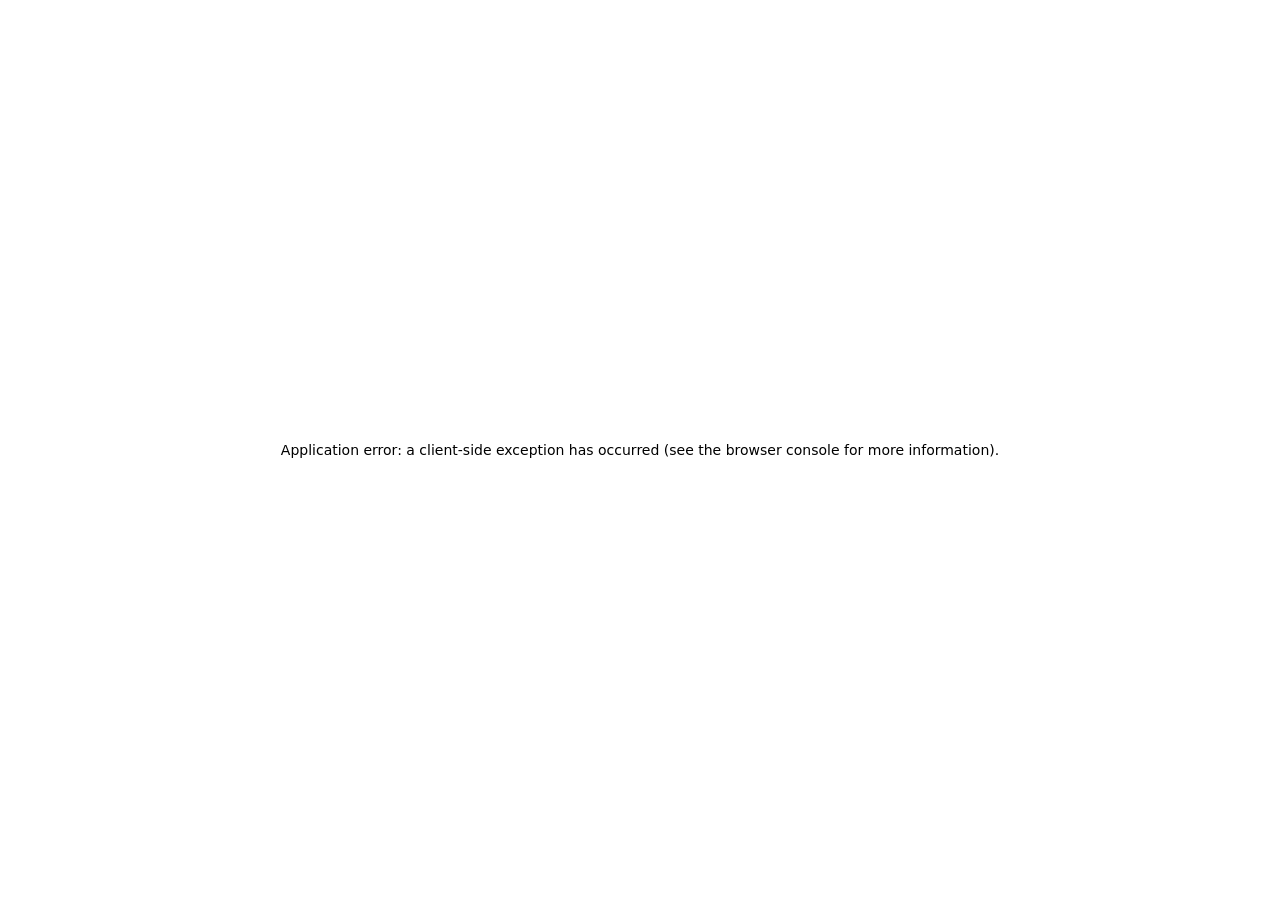
<file: b-vaults.html>
<!DOCTYPE html><html lang="en" class=""><head><meta charSet="utf-8"/><meta name="viewport" content="width=device-width, initial-scale=1"/><link rel="preload" href="/_next/static/media/e4af272ccee01ff0-s.p.woff2" as="font" crossorigin="" type="font/woff2"/><link rel="stylesheet" href="/_next/static/css/5e116f2d1c732069.css" crossorigin="" data-precedence="next"/><link rel="stylesheet" href="/_next/static/css/cd888c9c7c39b3af.css" crossorigin="" data-precedence="next"/><link rel="preload" as="script" fetchPriority="low" href="/_next/static/chunks/webpack-df3d0054bb57863f.js" crossorigin=""/><script src="/_next/static/chunks/b05271e4-c2cccfcfc26bb742.js" async="" crossorigin=""></script><script src="/_next/static/chunks/604-b4e3979bbbb32a91.js" async="" crossorigin=""></script><script src="/_next/static/chunks/main-app-c304c4ea197c1be7.js" async="" crossorigin=""></script><script src="/_next/static/chunks/6dc81886-f9a5be699ef33087.js" async=""></script><script src="/_next/static/chunks/9297c78b-9f77800578a4e18d.js" async=""></script><script src="/_next/static/chunks/49819357-d922e72e25cfce19.js" async=""></script><script src="/_next/static/chunks/2fba7bc5-89b9ea202cdf7566.js" async=""></script><script src="/_next/static/chunks/08d1c80d-f03fdb9c16223738.js" async=""></script><script src="/_next/static/chunks/6799-e0120ff2239e37d8.js" async=""></script><script src="/_next/static/chunks/1536-11253d8ebd2993e1.js" async=""></script><script src="/_next/static/chunks/5207-a8f092bdf21e304c.js" async=""></script><script src="/_next/static/chunks/5413-62126eedf27c61c5.js" async=""></script><script src="/_next/static/chunks/2431-0dc1a3263fba19c1.js" async=""></script><script src="/_next/static/chunks/1476-df3da821f4e9ccd6.js" async=""></script><script src="/_next/static/chunks/7543-e1733bcf9a5138fd.js" async=""></script><script src="/_next/static/chunks/8724-a336b488c60b17c8.js" async=""></script><script src="/_next/static/chunks/2045-d4f3bfd3e4900781.js" async=""></script><script src="/_next/static/chunks/634-8846b917d24aa81c.js" async=""></script><script src="/_next/static/chunks/9978-04c2349ffc6d2df6.js" async=""></script><script src="/_next/static/chunks/app/layout-6b46381b07174688.js" async=""></script><script src="/_next/static/chunks/98d18a34-1d5ae14d7516b42d.js" async=""></script><script src="/_next/static/chunks/468e5ad9-183bddd123b45dac.js" async=""></script><script src="/_next/static/chunks/9cc8ae5e-b506bc87ab95dfb1.js" async=""></script><script src="/_next/static/chunks/1073c3e3-f335df274c50c7fe.js" async=""></script><script src="/_next/static/chunks/4408-26c1ab465f5e3c8d.js" async=""></script><script src="/_next/static/chunks/3960-c93caacaca07e617.js" async=""></script><script src="/_next/static/chunks/3505-70bafff3bd077164.js" async=""></script><script src="/_next/static/chunks/5631-f2980e48ed329d58.js" async=""></script><script src="/_next/static/chunks/8750-864a5e93eb0b932c.js" async=""></script><script src="/_next/static/chunks/2767-af2ce0868f7ae6ad.js" async=""></script><script src="/_next/static/chunks/3099-0b9b0bb440edbd36.js" async=""></script><script src="/_next/static/chunks/7717-31108be63e977c5d.js" async=""></script><script src="/_next/static/chunks/4018-6140082c93f0e7d9.js" async=""></script><script src="/_next/static/chunks/app/b-vaults/page-ac765ddf177b8456.js" async=""></script><link rel="preload" href="https://telegram.org/js/telegram-web-app.js?56" as="script"/><title>Zoo Finance</title><meta name="description" content="A Structured Protocol for Better Liquidity Utilization"/><meta property="og:title" content="Zoo Finance"/><meta property="og:description" content="A Structured Protocol for Better Liquidity Utilization"/><meta property="og:image" content="https://zoofi.io/Welcome.jpg"/><meta property="og:type" content="website"/><meta name="twitter:card" content="summary_large_image"/><meta name="twitter:title" content="Zoo Finance"/><meta name="twitter:description" content="A Structured Protocol for Better Liquidity Utilization"/><meta name="twitter:image" content="https://zoofi.io/Welcome.jpg"/><link rel="icon" href="/icon.svg?79cb9bbc81d79543" type="image/svg+xml" sizes="any"/><meta name="next-size-adjust"/><script src="/_next/static/chunks/polyfills-c67a75d1b6f99dc8.js" crossorigin="" noModule=""></script></head><body class="__className_f367f3 bg-stone-50 dark:bg-slate-950 dark:text-slate-50"><div class="top-loader fixed z-10 top-0 left-0 invisible"></div><div id="tooltip-root" class="fixed left-0 top-0 z-[60]"></div><script src="/_next/static/chunks/webpack-df3d0054bb57863f.js" crossorigin="" async=""></script><script>(self.__next_f=self.__next_f||[]).push([0]);self.__next_f.push([2,null])</script><script>self.__next_f.push([1,"1:HL[\"/_next/static/media/e4af272ccee01ff0-s.p.woff2\",\"font\",{\"crossOrigin\":\"\",\"type\":\"font/woff2\"}]\n2:HL[\"/_next/static/css/5e116f2d1c732069.css\",\"style\",{\"crossOrigin\":\"\"}]\n3:HL[\"/_next/static/css/cd888c9c7c39b3af.css\",\"style\",{\"crossOrigin\":\"\"}]\n0:\"$L4\"\n"])</script><script>self.__next_f.push([1,"5:I[24358,[],\"\"]\n7:I[72952,[],\"\"]\n"])</script><script>self.__next_f.push([1,"8:I[51153,[\"7495\",\"static/chunks/6dc81886-f9a5be699ef33087.js\",\"4881\",\"static/chunks/9297c78b-9f77800578a4e18d.js\",\"7622\",\"static/chunks/49819357-d922e72e25cfce19.js\",\"7073\",\"static/chunks/2fba7bc5-89b9ea202cdf7566.js\",\"6377\",\"static/chunks/08d1c80d-f03fdb9c16223738.js\",\"6799\",\"static/chunks/6799-e0120ff2239e37d8.js\",\"1536\",\"static/chunks/1536-11253d8ebd2993e1.js\",\"5207\",\"static/chunks/5207-a8f092bdf21e304c.js\",\"5413\",\"static/chunks/5413-62126eedf27c61c5.js\",\"2431\",\"static/chunks/2431-0dc1a3263fba19c1.js\",\"1476\",\"static/chunks/1476-df3da821f4e9ccd6.js\",\"7543\",\"static/chunks/7543-e1733bcf9a5138fd.js\",\"8724\",\"static/chunks/8724-a336b488c60b17c8.js\",\"2045\",\"static/chunks/2045-d4f3bfd3e4900781.js\",\"634\",\"static/chunks/634-8846b917d24aa81c.js\",\"9978\",\"static/chunks/9978-04c2349ffc6d2df6.js\",\"3185\",\"static/chunks/app/layout-6b46381b07174688.js\"],\"\"]\n"])</script><script>self.__next_f.push([1,"9:I[79946,[\"7495\",\"static/chunks/6dc81886-f9a5be699ef33087.js\",\"4881\",\"static/chunks/9297c78b-9f77800578a4e18d.js\",\"7622\",\"static/chunks/49819357-d922e72e25cfce19.js\",\"7073\",\"static/chunks/2fba7bc5-89b9ea202cdf7566.js\",\"6377\",\"static/chunks/08d1c80d-f03fdb9c16223738.js\",\"6799\",\"static/chunks/6799-e0120ff2239e37d8.js\",\"1536\",\"static/chunks/1536-11253d8ebd2993e1.js\",\"5207\",\"static/chunks/5207-a8f092bdf21e304c.js\",\"5413\",\"static/chunks/5413-62126eedf27c61c5.js\",\"2431\",\"static/chunks/2431-0dc1a3263fba19c1.js\",\"1476\",\"static/chunks/1476-df3da821f4e9ccd6.js\",\"7543\",\"static/chunks/7543-e1733bcf9a5138fd.js\",\"8724\",\"static/chunks/8724-a336b488c60b17c8.js\",\"2045\",\"static/chunks/2045-d4f3bfd3e4900781.js\",\"634\",\"static/chunks/634-8846b917d24aa81c.js\",\"9978\",\"static/chunks/9978-04c2349ffc6d2df6.js\",\"3185\",\"static/chunks/app/layout-6b46381b07174688.js\"],\"\"]\n"])</script><script>self.__next_f.push([1,"a:I[4002,[],\"\"]\nb:I[14025,[],\"\"]\nd:I[34911,[],\"\"]\n"])</script><script>self.__next_f.push([1,"e:I[79127,[\"7495\",\"static/chunks/6dc81886-f9a5be699ef33087.js\",\"4881\",\"static/chunks/9297c78b-9f77800578a4e18d.js\",\"7622\",\"static/chunks/49819357-d922e72e25cfce19.js\",\"3113\",\"static/chunks/98d18a34-1d5ae14d7516b42d.js\",\"4105\",\"static/chunks/468e5ad9-183bddd123b45dac.js\",\"3979\",\"static/chunks/9cc8ae5e-b506bc87ab95dfb1.js\",\"5294\",\"static/chunks/1073c3e3-f335df274c50c7fe.js\",\"6799\",\"static/chunks/6799-e0120ff2239e37d8.js\",\"1536\",\"static/chunks/1536-11253d8ebd2993e1.js\",\"5207\",\"static/chunks/5207-a8f092bdf21e304c.js\",\"4408\",\"static/chunks/4408-26c1ab465f5e3c8d.js\",\"5413\",\"static/chunks/5413-62126eedf27c61c5.js\",\"3960\",\"static/chunks/3960-c93caacaca07e617.js\",\"3505\",\"static/chunks/3505-70bafff3bd077164.js\",\"5631\",\"static/chunks/5631-f2980e48ed329d58.js\",\"2431\",\"static/chunks/2431-0dc1a3263fba19c1.js\",\"8750\",\"static/chunks/8750-864a5e93eb0b932c.js\",\"2767\",\"static/chunks/2767-af2ce0868f7ae6ad.js\",\"3099\",\"static/chunks/3099-0b9b0bb440edbd36.js\",\"7717\",\"static/chunks/7717-31108be63e977c5d.js\",\"2045\",\"static/chunks/2045-d4f3bfd3e4900781.js\",\"634\",\"static/chunks/634-8846b917d24aa81c.js\",\"9978\",\"static/chunks/9978-04c2349ffc6d2df6.js\",\"4018\",\"static/chunks/4018-6140082c93f0e7d9.js\",\"9102\",\"static/chunks/app/b-vaults/page-ac765ddf177b8456.js\"],\"\"]\n"])</script><script>self.__next_f.push([1,"4:[[[\"$\",\"link\",\"0\",{\"rel\":\"stylesheet\",\"href\":\"/_next/static/css/5e116f2d1c732069.css\",\"precedence\":\"next\",\"crossOrigin\":\"\"}],[\"$\",\"link\",\"1\",{\"rel\":\"stylesheet\",\"href\":\"/_next/static/css/cd888c9c7c39b3af.css\",\"precedence\":\"next\",\"crossOrigin\":\"\"}]],[\"$\",\"$L5\",null,{\"buildId\":\"0t2VlsBx70cUUmdpAA5az\",\"assetPrefix\":\"\",\"initialCanonicalUrl\":\"/b-vaults\",\"initialTree\":[\"\",{\"children\":[\"b-vaults\",{\"children\":[\"__PAGE__\",{}]}]},\"$undefined\",\"$undefined\",true],\"initialHead\":[false,\"$L6\"],\"globalErrorComponent\":\"$7\",\"children\":[null,[\"$\",\"html\",null,{\"lang\":\"en\",\"className\":\"\",\"suppressHydrationWarning\":true,\"children\":[[\"$\",\"head\",null,{\"children\":[\"$\",\"$L8\",null,{\"src\":\"https://telegram.org/js/telegram-web-app.js?56\",\"defer\":true}]}],[\"$\",\"body\",null,{\"className\":\"__className_f367f3 bg-stone-50 dark:bg-slate-950 dark:text-slate-50\",\"children\":[[\"$\",\"$L9\",null,{\"children\":[\"$\",\"$La\",null,{\"parallelRouterKey\":\"children\",\"segmentPath\":[\"children\"],\"loading\":\"$undefined\",\"loadingStyles\":\"$undefined\",\"hasLoading\":false,\"error\":\"$undefined\",\"errorStyles\":\"$undefined\",\"template\":[\"$\",\"$Lb\",null,{}],\"templateStyles\":\"$undefined\",\"notFound\":[[\"$\",\"title\",null,{\"children\":\"404: This page could not be found.\"}],[\"$\",\"div\",null,{\"style\":{\"fontFamily\":\"system-ui,\\\"Segoe UI\\\",Roboto,Helvetica,Arial,sans-serif,\\\"Apple Color Emoji\\\",\\\"Segoe UI Emoji\\\"\",\"height\":\"100vh\",\"textAlign\":\"center\",\"display\":\"flex\",\"flexDirection\":\"column\",\"alignItems\":\"center\",\"justifyContent\":\"center\"},\"children\":[\"$\",\"div\",null,{\"children\":[[\"$\",\"style\",null,{\"dangerouslySetInnerHTML\":{\"__html\":\"body{color:#000;background:#fff;margin:0}.next-error-h1{border-right:1px solid rgba(0,0,0,.3)}@media (prefers-color-scheme:dark){body{color:#fff;background:#000}.next-error-h1{border-right:1px solid rgba(255,255,255,.3)}}\"}}],[\"$\",\"h1\",null,{\"className\":\"next-error-h1\",\"style\":{\"display\":\"inline-block\",\"margin\":\"0 20px 0 0\",\"padding\":\"0 23px 0 0\",\"fontSize\":24,\"fontWeight\":500,\"verticalAlign\":\"top\",\"lineHeight\":\"49px\"},\"children\":\"404\"}],[\"$\",\"div\",null,{\"style\":{\"display\":\"inline-block\"},\"children\":[\"$\",\"h2\",null,{\"style\":{\"fontSize\":14,\"fontWeight\":400,\"lineHeight\":\"49px\",\"margin\":0},\"children\":\"This page could not be found.\"}]}]]}]}]],\"notFoundStyles\":[],\"childProp\":{\"current\":[\"$\",\"$La\",null,{\"parallelRouterKey\":\"children\",\"segmentPath\":[\"children\",\"b-vaults\",\"children\"],\"loading\":\"$undefined\",\"loadingStyles\":\"$undefined\",\"hasLoading\":false,\"error\":\"$undefined\",\"errorStyles\":\"$undefined\",\"template\":[\"$\",\"$Lb\",null,{}],\"templateStyles\":\"$undefined\",\"notFound\":\"$undefined\",\"notFoundStyles\":\"$undefined\",\"childProp\":{\"current\":[\"$Lc\",[\"$\",\"$Ld\",null,{\"propsForComponent\":{\"params\":{}},\"Component\":\"$e\",\"isStaticGeneration\":true}],null],\"segment\":\"__PAGE__\"},\"styles\":[]}],\"segment\":\"b-vaults\"},\"styles\":[]}]}],[\"$\",\"div\",null,{\"id\":\"tooltip-root\",\"className\":\"fixed left-0 top-0 z-[60]\"}]]}]]}],null]}]]\n"])</script><script>self.__next_f.push([1,"6:[[\"$\",\"meta\",\"0\",{\"charSet\":\"utf-8\"}],[\"$\",\"title\",\"1\",{\"children\":\"Zoo Finance\"}],[\"$\",\"meta\",\"2\",{\"name\":\"description\",\"content\":\"A Structured Protocol for Better Liquidity Utilization\"}],[\"$\",\"meta\",\"3\",{\"name\":\"viewport\",\"content\":\"width=device-width, initial-scale=1\"}],[\"$\",\"meta\",\"4\",{\"property\":\"og:title\",\"content\":\"Zoo Finance\"}],[\"$\",\"meta\",\"5\",{\"property\":\"og:description\",\"content\":\"A Structured Protocol for Better Liquidity Utilization\"}],[\"$\",\"meta\",\"6\",{\"property\":\"og:image\",\"content\":\"https://zoofi.io/Welcome.jpg\"}],[\"$\",\"meta\",\"7\",{\"property\":\"og:type\",\"content\":\"website\"}],[\"$\",\"meta\",\"8\",{\"name\":\"twitter:card\",\"content\":\"summary_large_image\"}],[\"$\",\"meta\",\"9\",{\"name\":\"twitter:title\",\"content\":\"Zoo Finance\"}],[\"$\",\"meta\",\"10\",{\"name\":\"twitter:description\",\"content\":\"A Structured Protocol for Better Liquidity Utilization\"}],[\"$\",\"meta\",\"11\",{\"name\":\"twitter:image\",\"content\":\"https://zoofi.io/Welcome.jpg\"}],[\"$\",\"link\",\"12\",{\"rel\":\"icon\",\"href\":\"/icon.svg?79cb9bbc81d79543\",\"type\":\"image/svg+xml\",\"sizes\":\"any\"}],[\"$\",\"meta\",\"13\",{\"name\":\"next-size-adjust\"}]]\n"])</script><script>self.__next_f.push([1,"c:null\n"])</script></body></html>
</file>
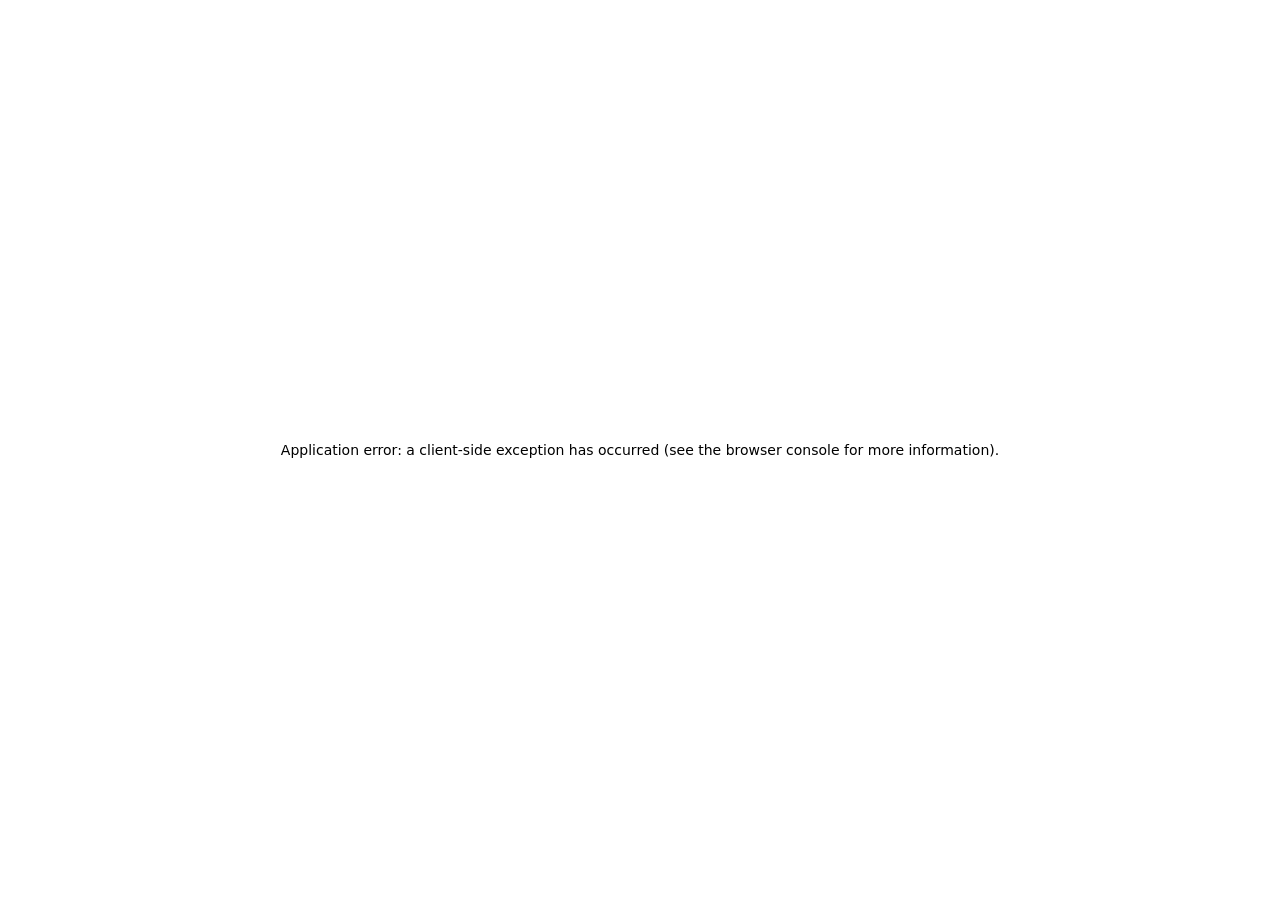
<file: dashboard.html>
<!DOCTYPE html><html lang="en" class=""><head><meta charSet="utf-8"/><meta name="viewport" content="width=device-width, initial-scale=1"/><link rel="preload" href="/_next/static/media/e4af272ccee01ff0-s.p.woff2" as="font" crossorigin="" type="font/woff2"/><link rel="stylesheet" href="/_next/static/css/5e116f2d1c732069.css" crossorigin="" data-precedence="next"/><link rel="stylesheet" href="/_next/static/css/cd888c9c7c39b3af.css" crossorigin="" data-precedence="next"/><link rel="preload" as="script" fetchPriority="low" href="/_next/static/chunks/webpack-df3d0054bb57863f.js" crossorigin=""/><script src="/_next/static/chunks/b05271e4-c2cccfcfc26bb742.js" async="" crossorigin=""></script><script src="/_next/static/chunks/604-b4e3979bbbb32a91.js" async="" crossorigin=""></script><script src="/_next/static/chunks/main-app-c304c4ea197c1be7.js" async="" crossorigin=""></script><script src="/_next/static/chunks/6dc81886-f9a5be699ef33087.js" async=""></script><script src="/_next/static/chunks/9297c78b-9f77800578a4e18d.js" async=""></script><script src="/_next/static/chunks/49819357-d922e72e25cfce19.js" async=""></script><script src="/_next/static/chunks/2fba7bc5-89b9ea202cdf7566.js" async=""></script><script src="/_next/static/chunks/08d1c80d-f03fdb9c16223738.js" async=""></script><script src="/_next/static/chunks/6799-e0120ff2239e37d8.js" async=""></script><script src="/_next/static/chunks/1536-11253d8ebd2993e1.js" async=""></script><script src="/_next/static/chunks/5207-a8f092bdf21e304c.js" async=""></script><script src="/_next/static/chunks/5413-62126eedf27c61c5.js" async=""></script><script src="/_next/static/chunks/2431-0dc1a3263fba19c1.js" async=""></script><script src="/_next/static/chunks/1476-df3da821f4e9ccd6.js" async=""></script><script src="/_next/static/chunks/7543-e1733bcf9a5138fd.js" async=""></script><script src="/_next/static/chunks/8724-a336b488c60b17c8.js" async=""></script><script src="/_next/static/chunks/2045-d4f3bfd3e4900781.js" async=""></script><script src="/_next/static/chunks/634-8846b917d24aa81c.js" async=""></script><script src="/_next/static/chunks/9978-04c2349ffc6d2df6.js" async=""></script><script src="/_next/static/chunks/app/layout-6b46381b07174688.js" async=""></script><script src="/_next/static/chunks/4352-27ed81802dfa485f.js" async=""></script><script src="/_next/static/chunks/app/dashboard/page-20d0e01b0960423d.js" async=""></script><link rel="preload" href="https://telegram.org/js/telegram-web-app.js?56" as="script"/><title>Zoo Finance</title><meta name="description" content="A Structured Protocol for Better Liquidity Utilization"/><meta property="og:title" content="Zoo Finance"/><meta property="og:description" content="A Structured Protocol for Better Liquidity Utilization"/><meta property="og:image" content="https://zoofi.io/Welcome.jpg"/><meta property="og:type" content="website"/><meta name="twitter:card" content="summary_large_image"/><meta name="twitter:title" content="Zoo Finance"/><meta name="twitter:description" content="A Structured Protocol for Better Liquidity Utilization"/><meta name="twitter:image" content="https://zoofi.io/Welcome.jpg"/><link rel="icon" href="/icon.svg?79cb9bbc81d79543" type="image/svg+xml" sizes="any"/><meta name="next-size-adjust"/><script src="/_next/static/chunks/polyfills-c67a75d1b6f99dc8.js" crossorigin="" noModule=""></script></head><body class="__className_f367f3 bg-stone-50 dark:bg-slate-950 dark:text-slate-50"><div class="top-loader fixed z-10 top-0 left-0 invisible"></div><div id="tooltip-root" class="fixed left-0 top-0 z-[60]"></div><script src="/_next/static/chunks/webpack-df3d0054bb57863f.js" crossorigin="" async=""></script><script>(self.__next_f=self.__next_f||[]).push([0]);self.__next_f.push([2,null])</script><script>self.__next_f.push([1,"1:HL[\"/_next/static/media/e4af272ccee01ff0-s.p.woff2\",\"font\",{\"crossOrigin\":\"\",\"type\":\"font/woff2\"}]\n2:HL[\"/_next/static/css/5e116f2d1c732069.css\",\"style\",{\"crossOrigin\":\"\"}]\n3:HL[\"/_next/static/css/cd888c9c7c39b3af.css\",\"style\",{\"crossOrigin\":\"\"}]\n0:\"$L4\"\n"])</script><script>self.__next_f.push([1,"5:I[24358,[],\"\"]\n7:I[72952,[],\"\"]\n"])</script><script>self.__next_f.push([1,"8:I[51153,[\"7495\",\"static/chunks/6dc81886-f9a5be699ef33087.js\",\"4881\",\"static/chunks/9297c78b-9f77800578a4e18d.js\",\"7622\",\"static/chunks/49819357-d922e72e25cfce19.js\",\"7073\",\"static/chunks/2fba7bc5-89b9ea202cdf7566.js\",\"6377\",\"static/chunks/08d1c80d-f03fdb9c16223738.js\",\"6799\",\"static/chunks/6799-e0120ff2239e37d8.js\",\"1536\",\"static/chunks/1536-11253d8ebd2993e1.js\",\"5207\",\"static/chunks/5207-a8f092bdf21e304c.js\",\"5413\",\"static/chunks/5413-62126eedf27c61c5.js\",\"2431\",\"static/chunks/2431-0dc1a3263fba19c1.js\",\"1476\",\"static/chunks/1476-df3da821f4e9ccd6.js\",\"7543\",\"static/chunks/7543-e1733bcf9a5138fd.js\",\"8724\",\"static/chunks/8724-a336b488c60b17c8.js\",\"2045\",\"static/chunks/2045-d4f3bfd3e4900781.js\",\"634\",\"static/chunks/634-8846b917d24aa81c.js\",\"9978\",\"static/chunks/9978-04c2349ffc6d2df6.js\",\"3185\",\"static/chunks/app/layout-6b46381b07174688.js\"],\"\"]\n"])</script><script>self.__next_f.push([1,"9:I[79946,[\"7495\",\"static/chunks/6dc81886-f9a5be699ef33087.js\",\"4881\",\"static/chunks/9297c78b-9f77800578a4e18d.js\",\"7622\",\"static/chunks/49819357-d922e72e25cfce19.js\",\"7073\",\"static/chunks/2fba7bc5-89b9ea202cdf7566.js\",\"6377\",\"static/chunks/08d1c80d-f03fdb9c16223738.js\",\"6799\",\"static/chunks/6799-e0120ff2239e37d8.js\",\"1536\",\"static/chunks/1536-11253d8ebd2993e1.js\",\"5207\",\"static/chunks/5207-a8f092bdf21e304c.js\",\"5413\",\"static/chunks/5413-62126eedf27c61c5.js\",\"2431\",\"static/chunks/2431-0dc1a3263fba19c1.js\",\"1476\",\"static/chunks/1476-df3da821f4e9ccd6.js\",\"7543\",\"static/chunks/7543-e1733bcf9a5138fd.js\",\"8724\",\"static/chunks/8724-a336b488c60b17c8.js\",\"2045\",\"static/chunks/2045-d4f3bfd3e4900781.js\",\"634\",\"static/chunks/634-8846b917d24aa81c.js\",\"9978\",\"static/chunks/9978-04c2349ffc6d2df6.js\",\"3185\",\"static/chunks/app/layout-6b46381b07174688.js\"],\"\"]\n"])</script><script>self.__next_f.push([1,"a:I[4002,[],\"\"]\nb:I[14025,[],\"\"]\nd:I[34911,[],\"\"]\n"])</script><script>self.__next_f.push([1,"e:I[43895,[\"7495\",\"static/chunks/6dc81886-f9a5be699ef33087.js\",\"4881\",\"static/chunks/9297c78b-9f77800578a4e18d.js\",\"7622\",\"static/chunks/49819357-d922e72e25cfce19.js\",\"6799\",\"static/chunks/6799-e0120ff2239e37d8.js\",\"1536\",\"static/chunks/1536-11253d8ebd2993e1.js\",\"5207\",\"static/chunks/5207-a8f092bdf21e304c.js\",\"5413\",\"static/chunks/5413-62126eedf27c61c5.js\",\"1476\",\"static/chunks/1476-df3da821f4e9ccd6.js\",\"4352\",\"static/chunks/4352-27ed81802dfa485f.js\",\"2045\",\"static/chunks/2045-d4f3bfd3e4900781.js\",\"634\",\"static/chunks/634-8846b917d24aa81c.js\",\"9978\",\"static/chunks/9978-04c2349ffc6d2df6.js\",\"7702\",\"static/chunks/app/dashboard/page-20d0e01b0960423d.js\"],\"\"]\n"])</script><script>self.__next_f.push([1,"4:[[[\"$\",\"link\",\"0\",{\"rel\":\"stylesheet\",\"href\":\"/_next/static/css/5e116f2d1c732069.css\",\"precedence\":\"next\",\"crossOrigin\":\"\"}],[\"$\",\"link\",\"1\",{\"rel\":\"stylesheet\",\"href\":\"/_next/static/css/cd888c9c7c39b3af.css\",\"precedence\":\"next\",\"crossOrigin\":\"\"}]],[\"$\",\"$L5\",null,{\"buildId\":\"0t2VlsBx70cUUmdpAA5az\",\"assetPrefix\":\"\",\"initialCanonicalUrl\":\"/dashboard\",\"initialTree\":[\"\",{\"children\":[\"dashboard\",{\"children\":[\"__PAGE__\",{}]}]},\"$undefined\",\"$undefined\",true],\"initialHead\":[false,\"$L6\"],\"globalErrorComponent\":\"$7\",\"children\":[null,[\"$\",\"html\",null,{\"lang\":\"en\",\"className\":\"\",\"suppressHydrationWarning\":true,\"children\":[[\"$\",\"head\",null,{\"children\":[\"$\",\"$L8\",null,{\"src\":\"https://telegram.org/js/telegram-web-app.js?56\",\"defer\":true}]}],[\"$\",\"body\",null,{\"className\":\"__className_f367f3 bg-stone-50 dark:bg-slate-950 dark:text-slate-50\",\"children\":[[\"$\",\"$L9\",null,{\"children\":[\"$\",\"$La\",null,{\"parallelRouterKey\":\"children\",\"segmentPath\":[\"children\"],\"loading\":\"$undefined\",\"loadingStyles\":\"$undefined\",\"hasLoading\":false,\"error\":\"$undefined\",\"errorStyles\":\"$undefined\",\"template\":[\"$\",\"$Lb\",null,{}],\"templateStyles\":\"$undefined\",\"notFound\":[[\"$\",\"title\",null,{\"children\":\"404: This page could not be found.\"}],[\"$\",\"div\",null,{\"style\":{\"fontFamily\":\"system-ui,\\\"Segoe UI\\\",Roboto,Helvetica,Arial,sans-serif,\\\"Apple Color Emoji\\\",\\\"Segoe UI Emoji\\\"\",\"height\":\"100vh\",\"textAlign\":\"center\",\"display\":\"flex\",\"flexDirection\":\"column\",\"alignItems\":\"center\",\"justifyContent\":\"center\"},\"children\":[\"$\",\"div\",null,{\"children\":[[\"$\",\"style\",null,{\"dangerouslySetInnerHTML\":{\"__html\":\"body{color:#000;background:#fff;margin:0}.next-error-h1{border-right:1px solid rgba(0,0,0,.3)}@media (prefers-color-scheme:dark){body{color:#fff;background:#000}.next-error-h1{border-right:1px solid rgba(255,255,255,.3)}}\"}}],[\"$\",\"h1\",null,{\"className\":\"next-error-h1\",\"style\":{\"display\":\"inline-block\",\"margin\":\"0 20px 0 0\",\"padding\":\"0 23px 0 0\",\"fontSize\":24,\"fontWeight\":500,\"verticalAlign\":\"top\",\"lineHeight\":\"49px\"},\"children\":\"404\"}],[\"$\",\"div\",null,{\"style\":{\"display\":\"inline-block\"},\"children\":[\"$\",\"h2\",null,{\"style\":{\"fontSize\":14,\"fontWeight\":400,\"lineHeight\":\"49px\",\"margin\":0},\"children\":\"This page could not be found.\"}]}]]}]}]],\"notFoundStyles\":[],\"childProp\":{\"current\":[\"$\",\"$La\",null,{\"parallelRouterKey\":\"children\",\"segmentPath\":[\"children\",\"dashboard\",\"children\"],\"loading\":\"$undefined\",\"loadingStyles\":\"$undefined\",\"hasLoading\":false,\"error\":\"$undefined\",\"errorStyles\":\"$undefined\",\"template\":[\"$\",\"$Lb\",null,{}],\"templateStyles\":\"$undefined\",\"notFound\":\"$undefined\",\"notFoundStyles\":\"$undefined\",\"childProp\":{\"current\":[\"$Lc\",[\"$\",\"$Ld\",null,{\"propsForComponent\":{\"params\":{}},\"Component\":\"$e\",\"isStaticGeneration\":true}],null],\"segment\":\"__PAGE__\"},\"styles\":[]}],\"segment\":\"dashboard\"},\"styles\":[]}]}],[\"$\",\"div\",null,{\"id\":\"tooltip-root\",\"className\":\"fixed left-0 top-0 z-[60]\"}]]}]]}],null]}]]\n"])</script><script>self.__next_f.push([1,"6:[[\"$\",\"meta\",\"0\",{\"charSet\":\"utf-8\"}],[\"$\",\"title\",\"1\",{\"children\":\"Zoo Finance\"}],[\"$\",\"meta\",\"2\",{\"name\":\"description\",\"content\":\"A Structured Protocol for Better Liquidity Utilization\"}],[\"$\",\"meta\",\"3\",{\"name\":\"viewport\",\"content\":\"width=device-width, initial-scale=1\"}],[\"$\",\"meta\",\"4\",{\"property\":\"og:title\",\"content\":\"Zoo Finance\"}],[\"$\",\"meta\",\"5\",{\"property\":\"og:description\",\"content\":\"A Structured Protocol for Better Liquidity Utilization\"}],[\"$\",\"meta\",\"6\",{\"property\":\"og:image\",\"content\":\"https://zoofi.io/Welcome.jpg\"}],[\"$\",\"meta\",\"7\",{\"property\":\"og:type\",\"content\":\"website\"}],[\"$\",\"meta\",\"8\",{\"name\":\"twitter:card\",\"content\":\"summary_large_image\"}],[\"$\",\"meta\",\"9\",{\"name\":\"twitter:title\",\"content\":\"Zoo Finance\"}],[\"$\",\"meta\",\"10\",{\"name\":\"twitter:description\",\"content\":\"A Structured Protocol for Better Liquidity Utilization\"}],[\"$\",\"meta\",\"11\",{\"name\":\"twitter:image\",\"content\":\"https://zoofi.io/Welcome.jpg\"}],[\"$\",\"link\",\"12\",{\"rel\":\"icon\",\"href\":\"/icon.svg?79cb9bbc81d79543\",\"type\":\"image/svg+xml\",\"sizes\":\"any\"}],[\"$\",\"meta\",\"13\",{\"name\":\"next-size-adjust\"}]]\n"])</script><script>self.__next_f.push([1,"c:null\n"])</script></body></html>
</file>
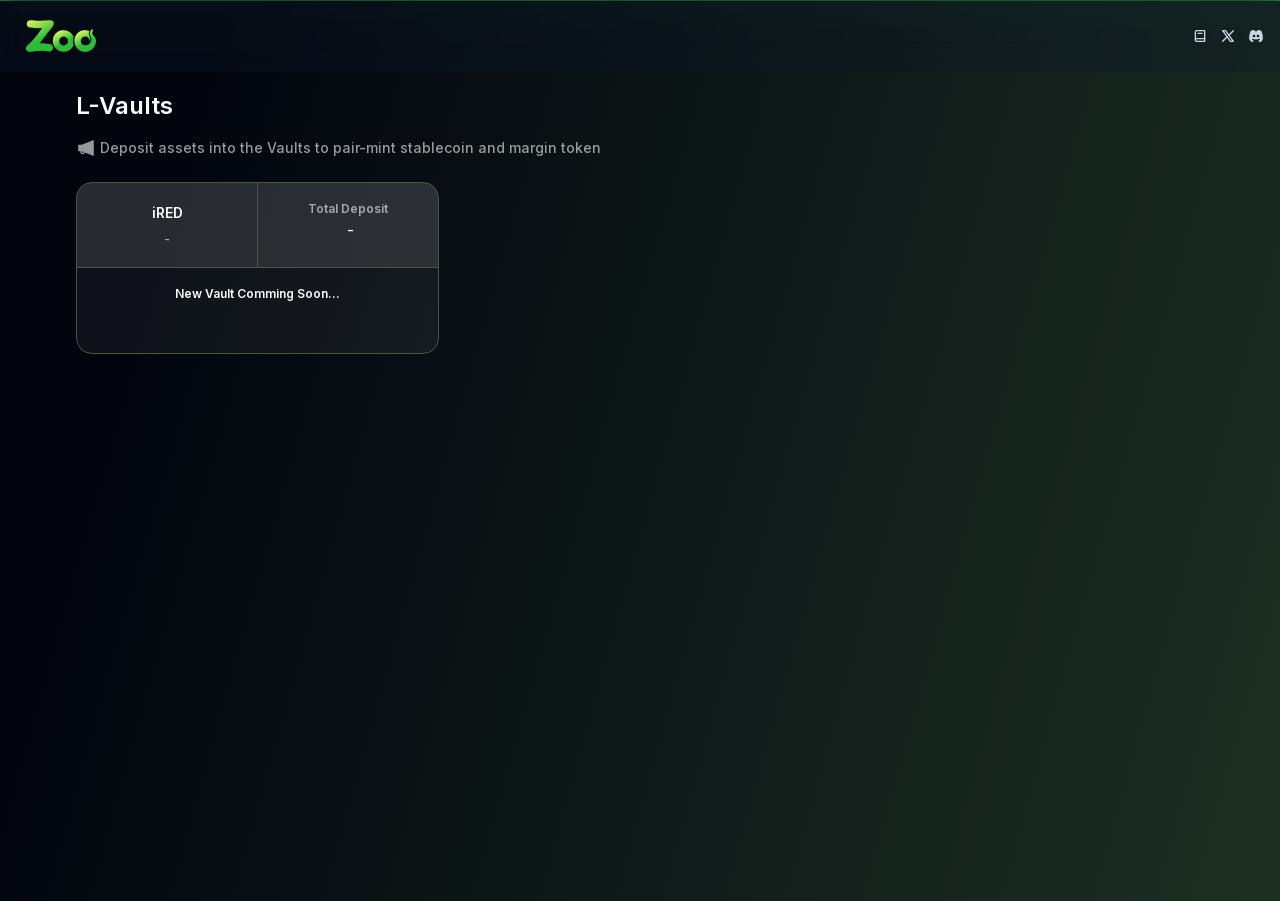
<file: l-vaults.html>
<!DOCTYPE html><html lang="en" class=""><head><meta charSet="utf-8"/><meta name="viewport" content="width=device-width, initial-scale=1"/><link rel="preload" href="/_next/static/media/e4af272ccee01ff0-s.p.woff2" as="font" crossorigin="" type="font/woff2"/><link rel="stylesheet" href="/_next/static/css/5e116f2d1c732069.css" crossorigin="" data-precedence="next"/><link rel="stylesheet" href="/_next/static/css/cd888c9c7c39b3af.css" crossorigin="" data-precedence="next"/><link rel="preload" as="script" fetchPriority="low" href="/_next/static/chunks/webpack-df3d0054bb57863f.js" crossorigin=""/><script src="/_next/static/chunks/b05271e4-c2cccfcfc26bb742.js" async="" crossorigin=""></script><script src="/_next/static/chunks/604-b4e3979bbbb32a91.js" async="" crossorigin=""></script><script src="/_next/static/chunks/main-app-c304c4ea197c1be7.js" async="" crossorigin=""></script><script src="/_next/static/chunks/6dc81886-f9a5be699ef33087.js" async=""></script><script src="/_next/static/chunks/9297c78b-9f77800578a4e18d.js" async=""></script><script src="/_next/static/chunks/49819357-d922e72e25cfce19.js" async=""></script><script src="/_next/static/chunks/2fba7bc5-89b9ea202cdf7566.js" async=""></script><script src="/_next/static/chunks/08d1c80d-f03fdb9c16223738.js" async=""></script><script src="/_next/static/chunks/6799-e0120ff2239e37d8.js" async=""></script><script src="/_next/static/chunks/1536-11253d8ebd2993e1.js" async=""></script><script src="/_next/static/chunks/5207-a8f092bdf21e304c.js" async=""></script><script src="/_next/static/chunks/5413-62126eedf27c61c5.js" async=""></script><script src="/_next/static/chunks/2431-0dc1a3263fba19c1.js" async=""></script><script src="/_next/static/chunks/1476-df3da821f4e9ccd6.js" async=""></script><script src="/_next/static/chunks/7543-e1733bcf9a5138fd.js" async=""></script><script src="/_next/static/chunks/8724-a336b488c60b17c8.js" async=""></script><script src="/_next/static/chunks/2045-d4f3bfd3e4900781.js" async=""></script><script src="/_next/static/chunks/634-8846b917d24aa81c.js" async=""></script><script src="/_next/static/chunks/9978-04c2349ffc6d2df6.js" async=""></script><script src="/_next/static/chunks/app/layout-6b46381b07174688.js" async=""></script><script src="/_next/static/chunks/98d18a34-1d5ae14d7516b42d.js" async=""></script><script src="/_next/static/chunks/1073c3e3-f335df274c50c7fe.js" async=""></script><script src="/_next/static/chunks/292a49c6-d86190a69e61cc24.js" async=""></script><script src="/_next/static/chunks/a21a6374-1465d07684b572c7.js" async=""></script><script src="/_next/static/chunks/4408-26c1ab465f5e3c8d.js" async=""></script><script src="/_next/static/chunks/3505-70bafff3bd077164.js" async=""></script><script src="/_next/static/chunks/5631-f2980e48ed329d58.js" async=""></script><script src="/_next/static/chunks/8750-864a5e93eb0b932c.js" async=""></script><script src="/_next/static/chunks/2767-af2ce0868f7ae6ad.js" async=""></script><script src="/_next/static/chunks/3099-0b9b0bb440edbd36.js" async=""></script><script src="/_next/static/chunks/4637-0cf9c5a2a3d75560.js" async=""></script><script src="/_next/static/chunks/4018-6140082c93f0e7d9.js" async=""></script><script src="/_next/static/chunks/app/l-vaults/page-18a8bf093ce5191a.js" async=""></script><link rel="preload" href="https://telegram.org/js/telegram-web-app.js?56" as="script"/><title>Zoo Finance</title><meta name="description" content="A Structured Protocol for Better Liquidity Utilization"/><meta property="og:title" content="Zoo Finance"/><meta property="og:description" content="A Structured Protocol for Better Liquidity Utilization"/><meta property="og:image" content="https://zoofi.io/Welcome.jpg"/><meta property="og:type" content="website"/><meta name="twitter:card" content="summary_large_image"/><meta name="twitter:title" content="Zoo Finance"/><meta name="twitter:description" content="A Structured Protocol for Better Liquidity Utilization"/><meta name="twitter:image" content="https://zoofi.io/Welcome.jpg"/><link rel="icon" href="/icon.svg?79cb9bbc81d79543" type="image/svg+xml" sizes="any"/><meta name="next-size-adjust"/><script src="/_next/static/chunks/polyfills-c67a75d1b6f99dc8.js" crossorigin="" noModule=""></script></head><body class="__className_f367f3 bg-stone-50 dark:bg-slate-950 dark:text-slate-50"><div class="top-loader fixed z-10 top-0 left-0 invisible"></div><div id="tooltip-root" class="fixed left-0 top-0 z-[60]"></div><script src="/_next/static/chunks/webpack-df3d0054bb57863f.js" crossorigin="" async=""></script><script>(self.__next_f=self.__next_f||[]).push([0]);self.__next_f.push([2,null])</script><script>self.__next_f.push([1,"1:HL[\"/_next/static/media/e4af272ccee01ff0-s.p.woff2\",\"font\",{\"crossOrigin\":\"\",\"type\":\"font/woff2\"}]\n2:HL[\"/_next/static/css/5e116f2d1c732069.css\",\"style\",{\"crossOrigin\":\"\"}]\n3:HL[\"/_next/static/css/cd888c9c7c39b3af.css\",\"style\",{\"crossOrigin\":\"\"}]\n0:\"$L4\"\n"])</script><script>self.__next_f.push([1,"5:I[24358,[],\"\"]\n7:I[72952,[],\"\"]\n"])</script><script>self.__next_f.push([1,"8:I[51153,[\"7495\",\"static/chunks/6dc81886-f9a5be699ef33087.js\",\"4881\",\"static/chunks/9297c78b-9f77800578a4e18d.js\",\"7622\",\"static/chunks/49819357-d922e72e25cfce19.js\",\"7073\",\"static/chunks/2fba7bc5-89b9ea202cdf7566.js\",\"6377\",\"static/chunks/08d1c80d-f03fdb9c16223738.js\",\"6799\",\"static/chunks/6799-e0120ff2239e37d8.js\",\"1536\",\"static/chunks/1536-11253d8ebd2993e1.js\",\"5207\",\"static/chunks/5207-a8f092bdf21e304c.js\",\"5413\",\"static/chunks/5413-62126eedf27c61c5.js\",\"2431\",\"static/chunks/2431-0dc1a3263fba19c1.js\",\"1476\",\"static/chunks/1476-df3da821f4e9ccd6.js\",\"7543\",\"static/chunks/7543-e1733bcf9a5138fd.js\",\"8724\",\"static/chunks/8724-a336b488c60b17c8.js\",\"2045\",\"static/chunks/2045-d4f3bfd3e4900781.js\",\"634\",\"static/chunks/634-8846b917d24aa81c.js\",\"9978\",\"static/chunks/9978-04c2349ffc6d2df6.js\",\"3185\",\"static/chunks/app/layout-6b46381b07174688.js\"],\"\"]\n"])</script><script>self.__next_f.push([1,"9:I[79946,[\"7495\",\"static/chunks/6dc81886-f9a5be699ef33087.js\",\"4881\",\"static/chunks/9297c78b-9f77800578a4e18d.js\",\"7622\",\"static/chunks/49819357-d922e72e25cfce19.js\",\"7073\",\"static/chunks/2fba7bc5-89b9ea202cdf7566.js\",\"6377\",\"static/chunks/08d1c80d-f03fdb9c16223738.js\",\"6799\",\"static/chunks/6799-e0120ff2239e37d8.js\",\"1536\",\"static/chunks/1536-11253d8ebd2993e1.js\",\"5207\",\"static/chunks/5207-a8f092bdf21e304c.js\",\"5413\",\"static/chunks/5413-62126eedf27c61c5.js\",\"2431\",\"static/chunks/2431-0dc1a3263fba19c1.js\",\"1476\",\"static/chunks/1476-df3da821f4e9ccd6.js\",\"7543\",\"static/chunks/7543-e1733bcf9a5138fd.js\",\"8724\",\"static/chunks/8724-a336b488c60b17c8.js\",\"2045\",\"static/chunks/2045-d4f3bfd3e4900781.js\",\"634\",\"static/chunks/634-8846b917d24aa81c.js\",\"9978\",\"static/chunks/9978-04c2349ffc6d2df6.js\",\"3185\",\"static/chunks/app/layout-6b46381b07174688.js\"],\"\"]\n"])</script><script>self.__next_f.push([1,"a:I[4002,[],\"\"]\nb:I[14025,[],\"\"]\nd:I[34911,[],\"\"]\n"])</script><script>self.__next_f.push([1,"e:I[41011,[\"7495\",\"static/chunks/6dc81886-f9a5be699ef33087.js\",\"4881\",\"static/chunks/9297c78b-9f77800578a4e18d.js\",\"7622\",\"static/chunks/49819357-d922e72e25cfce19.js\",\"3113\",\"static/chunks/98d18a34-1d5ae14d7516b42d.js\",\"5294\",\"static/chunks/1073c3e3-f335df274c50c7fe.js\",\"6377\",\"static/chunks/08d1c80d-f03fdb9c16223738.js\",\"6121\",\"static/chunks/292a49c6-d86190a69e61cc24.js\",\"7020\",\"static/chunks/a21a6374-1465d07684b572c7.js\",\"6799\",\"static/chunks/6799-e0120ff2239e37d8.js\",\"1536\",\"static/chunks/1536-11253d8ebd2993e1.js\",\"5207\",\"static/chunks/5207-a8f092bdf21e304c.js\",\"4408\",\"static/chunks/4408-26c1ab465f5e3c8d.js\",\"5413\",\"static/chunks/5413-62126eedf27c61c5.js\",\"3505\",\"static/chunks/3505-70bafff3bd077164.js\",\"5631\",\"static/chunks/5631-f2980e48ed329d58.js\",\"8750\",\"static/chunks/8750-864a5e93eb0b932c.js\",\"1476\",\"static/chunks/1476-df3da821f4e9ccd6.js\",\"2767\",\"static/chunks/2767-af2ce0868f7ae6ad.js\",\"3099\",\"static/chunks/3099-0b9b0bb440edbd36.js\",\"7543\",\"static/chunks/7543-e1733bcf9a5138fd.js\",\"4637\",\"static/chunks/4637-0cf9c5a2a3d75560.js\",\"2045\",\"static/chunks/2045-d4f3bfd3e4900781.js\",\"634\",\"static/chunks/634-8846b917d24aa81c.js\",\"9978\",\"static/chunks/9978-04c2349ffc6d2df6.js\",\"4018\",\"static/chunks/4018-6140082c93f0e7d9.js\",\"4317\",\"static/chunks/app/l-vaults/page-18a8bf093ce5191a.js\"],\"\"]\n"])</script><script>self.__next_f.push([1,"4:[[[\"$\",\"link\",\"0\",{\"rel\":\"stylesheet\",\"href\":\"/_next/static/css/5e116f2d1c732069.css\",\"precedence\":\"next\",\"crossOrigin\":\"\"}],[\"$\",\"link\",\"1\",{\"rel\":\"stylesheet\",\"href\":\"/_next/static/css/cd888c9c7c39b3af.css\",\"precedence\":\"next\",\"crossOrigin\":\"\"}]],[\"$\",\"$L5\",null,{\"buildId\":\"0t2VlsBx70cUUmdpAA5az\",\"assetPrefix\":\"\",\"initialCanonicalUrl\":\"/l-vaults\",\"initialTree\":[\"\",{\"children\":[\"l-vaults\",{\"children\":[\"__PAGE__\",{}]}]},\"$undefined\",\"$undefined\",true],\"initialHead\":[false,\"$L6\"],\"globalErrorComponent\":\"$7\",\"children\":[null,[\"$\",\"html\",null,{\"lang\":\"en\",\"className\":\"\",\"suppressHydrationWarning\":true,\"children\":[[\"$\",\"head\",null,{\"children\":[\"$\",\"$L8\",null,{\"src\":\"https://telegram.org/js/telegram-web-app.js?56\",\"defer\":true}]}],[\"$\",\"body\",null,{\"className\":\"__className_f367f3 bg-stone-50 dark:bg-slate-950 dark:text-slate-50\",\"children\":[[\"$\",\"$L9\",null,{\"children\":[\"$\",\"$La\",null,{\"parallelRouterKey\":\"children\",\"segmentPath\":[\"children\"],\"loading\":\"$undefined\",\"loadingStyles\":\"$undefined\",\"hasLoading\":false,\"error\":\"$undefined\",\"errorStyles\":\"$undefined\",\"template\":[\"$\",\"$Lb\",null,{}],\"templateStyles\":\"$undefined\",\"notFound\":[[\"$\",\"title\",null,{\"children\":\"404: This page could not be found.\"}],[\"$\",\"div\",null,{\"style\":{\"fontFamily\":\"system-ui,\\\"Segoe UI\\\",Roboto,Helvetica,Arial,sans-serif,\\\"Apple Color Emoji\\\",\\\"Segoe UI Emoji\\\"\",\"height\":\"100vh\",\"textAlign\":\"center\",\"display\":\"flex\",\"flexDirection\":\"column\",\"alignItems\":\"center\",\"justifyContent\":\"center\"},\"children\":[\"$\",\"div\",null,{\"children\":[[\"$\",\"style\",null,{\"dangerouslySetInnerHTML\":{\"__html\":\"body{color:#000;background:#fff;margin:0}.next-error-h1{border-right:1px solid rgba(0,0,0,.3)}@media (prefers-color-scheme:dark){body{color:#fff;background:#000}.next-error-h1{border-right:1px solid rgba(255,255,255,.3)}}\"}}],[\"$\",\"h1\",null,{\"className\":\"next-error-h1\",\"style\":{\"display\":\"inline-block\",\"margin\":\"0 20px 0 0\",\"padding\":\"0 23px 0 0\",\"fontSize\":24,\"fontWeight\":500,\"verticalAlign\":\"top\",\"lineHeight\":\"49px\"},\"children\":\"404\"}],[\"$\",\"div\",null,{\"style\":{\"display\":\"inline-block\"},\"children\":[\"$\",\"h2\",null,{\"style\":{\"fontSize\":14,\"fontWeight\":400,\"lineHeight\":\"49px\",\"margin\":0},\"children\":\"This page could not be found.\"}]}]]}]}]],\"notFoundStyles\":[],\"childProp\":{\"current\":[\"$\",\"$La\",null,{\"parallelRouterKey\":\"children\",\"segmentPath\":[\"children\",\"l-vaults\",\"children\"],\"loading\":\"$undefined\",\"loadingStyles\":\"$undefined\",\"hasLoading\":false,\"error\":\"$undefined\",\"errorStyles\":\"$undefined\",\"template\":[\"$\",\"$Lb\",null,{}],\"templateStyles\":\"$undefined\",\"notFound\":\"$undefined\",\"notFoundStyles\":\"$undefined\",\"childProp\":{\"current\":[\"$Lc\",[\"$\",\"$Ld\",null,{\"propsForComponent\":{\"params\":{}},\"Component\":\"$e\",\"isStaticGeneration\":true}],null],\"segment\":\"__PAGE__\"},\"styles\":[]}],\"segment\":\"l-vaults\"},\"styles\":[]}]}],[\"$\",\"div\",null,{\"id\":\"tooltip-root\",\"className\":\"fixed left-0 top-0 z-[60]\"}]]}]]}],null]}]]\n"])</script><script>self.__next_f.push([1,"6:[[\"$\",\"meta\",\"0\",{\"charSet\":\"utf-8\"}],[\"$\",\"title\",\"1\",{\"children\":\"Zoo Finance\"}],[\"$\",\"meta\",\"2\",{\"name\":\"description\",\"content\":\"A Structured Protocol for Better Liquidity Utilization\"}],[\"$\",\"meta\",\"3\",{\"name\":\"viewport\",\"content\":\"width=device-width, initial-scale=1\"}],[\"$\",\"meta\",\"4\",{\"property\":\"og:title\",\"content\":\"Zoo Finance\"}],[\"$\",\"meta\",\"5\",{\"property\":\"og:description\",\"content\":\"A Structured Protocol for Better Liquidity Utilization\"}],[\"$\",\"meta\",\"6\",{\"property\":\"og:image\",\"content\":\"https://zoofi.io/Welcome.jpg\"}],[\"$\",\"meta\",\"7\",{\"property\":\"og:type\",\"content\":\"website\"}],[\"$\",\"meta\",\"8\",{\"name\":\"twitter:card\",\"content\":\"summary_large_image\"}],[\"$\",\"meta\",\"9\",{\"name\":\"twitter:title\",\"content\":\"Zoo Finance\"}],[\"$\",\"meta\",\"10\",{\"name\":\"twitter:description\",\"content\":\"A Structured Protocol for Better Liquidity Utilization\"}],[\"$\",\"meta\",\"11\",{\"name\":\"twitter:image\",\"content\":\"https://zoofi.io/Welcome.jpg\"}],[\"$\",\"link\",\"12\",{\"rel\":\"icon\",\"href\":\"/icon.svg?79cb9bbc81d79543\",\"type\":\"image/svg+xml\",\"sizes\":\"any\"}],[\"$\",\"meta\",\"13\",{\"name\":\"next-size-adjust\"}]]\n"])</script><script>self.__next_f.push([1,"c:null\n"])</script></body></html>
</file>
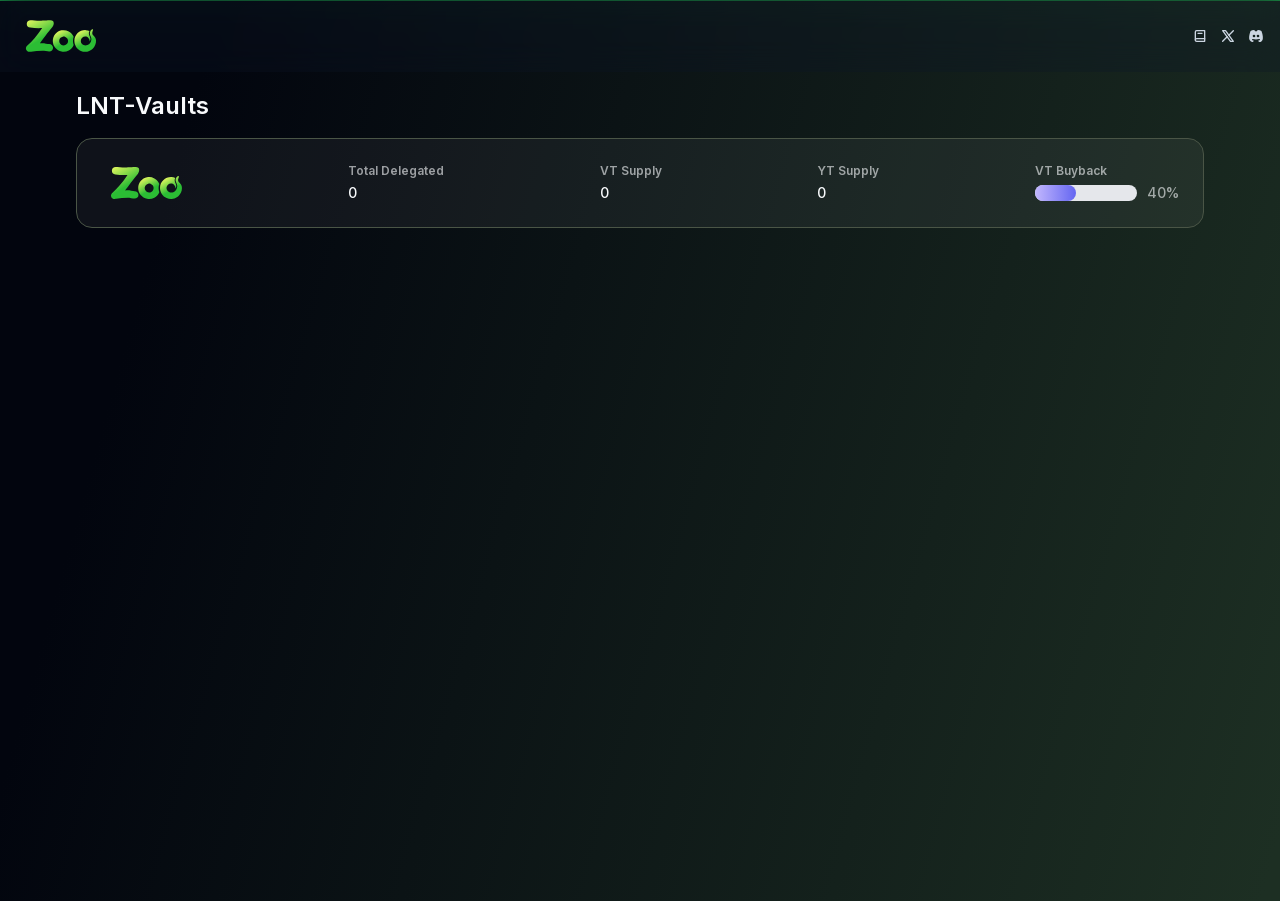
<file: lnt-vaults.html>
<!DOCTYPE html><html lang="en" class=""><head><meta charSet="utf-8"/><meta name="viewport" content="width=device-width, initial-scale=1"/><link rel="preload" href="/_next/static/media/e4af272ccee01ff0-s.p.woff2" as="font" crossorigin="" type="font/woff2"/><link rel="stylesheet" href="/_next/static/css/5e116f2d1c732069.css" crossorigin="" data-precedence="next"/><link rel="stylesheet" href="/_next/static/css/cd888c9c7c39b3af.css" crossorigin="" data-precedence="next"/><link rel="preload" as="script" fetchPriority="low" href="/_next/static/chunks/webpack-df3d0054bb57863f.js" crossorigin=""/><script src="/_next/static/chunks/b05271e4-c2cccfcfc26bb742.js" async="" crossorigin=""></script><script src="/_next/static/chunks/604-b4e3979bbbb32a91.js" async="" crossorigin=""></script><script src="/_next/static/chunks/main-app-c304c4ea197c1be7.js" async="" crossorigin=""></script><script src="/_next/static/chunks/6dc81886-f9a5be699ef33087.js" async=""></script><script src="/_next/static/chunks/9297c78b-9f77800578a4e18d.js" async=""></script><script src="/_next/static/chunks/49819357-d922e72e25cfce19.js" async=""></script><script src="/_next/static/chunks/2fba7bc5-89b9ea202cdf7566.js" async=""></script><script src="/_next/static/chunks/08d1c80d-f03fdb9c16223738.js" async=""></script><script src="/_next/static/chunks/6799-e0120ff2239e37d8.js" async=""></script><script src="/_next/static/chunks/1536-11253d8ebd2993e1.js" async=""></script><script src="/_next/static/chunks/5207-a8f092bdf21e304c.js" async=""></script><script src="/_next/static/chunks/5413-62126eedf27c61c5.js" async=""></script><script src="/_next/static/chunks/2431-0dc1a3263fba19c1.js" async=""></script><script src="/_next/static/chunks/1476-df3da821f4e9ccd6.js" async=""></script><script src="/_next/static/chunks/7543-e1733bcf9a5138fd.js" async=""></script><script src="/_next/static/chunks/8724-a336b488c60b17c8.js" async=""></script><script src="/_next/static/chunks/2045-d4f3bfd3e4900781.js" async=""></script><script src="/_next/static/chunks/634-8846b917d24aa81c.js" async=""></script><script src="/_next/static/chunks/9978-04c2349ffc6d2df6.js" async=""></script><script src="/_next/static/chunks/app/layout-6b46381b07174688.js" async=""></script><script src="/_next/static/chunks/468e5ad9-183bddd123b45dac.js" async=""></script><script src="/_next/static/chunks/4408-26c1ab465f5e3c8d.js" async=""></script><script src="/_next/static/chunks/3505-70bafff3bd077164.js" async=""></script><script src="/_next/static/chunks/5631-f2980e48ed329d58.js" async=""></script><script src="/_next/static/chunks/8750-864a5e93eb0b932c.js" async=""></script><script src="/_next/static/chunks/2767-af2ce0868f7ae6ad.js" async=""></script><script src="/_next/static/chunks/7717-31108be63e977c5d.js" async=""></script><script src="/_next/static/chunks/app/lnt-vaults/page-b08e39b27df6b5e9.js" async=""></script><link rel="preload" href="https://telegram.org/js/telegram-web-app.js?56" as="script"/><title>Zoo Finance</title><meta name="description" content="A Structured Protocol for Better Liquidity Utilization"/><meta property="og:title" content="Zoo Finance"/><meta property="og:description" content="A Structured Protocol for Better Liquidity Utilization"/><meta property="og:image" content="https://zoofi.io/Welcome.jpg"/><meta property="og:type" content="website"/><meta name="twitter:card" content="summary_large_image"/><meta name="twitter:title" content="Zoo Finance"/><meta name="twitter:description" content="A Structured Protocol for Better Liquidity Utilization"/><meta name="twitter:image" content="https://zoofi.io/Welcome.jpg"/><link rel="icon" href="/icon.svg?79cb9bbc81d79543" type="image/svg+xml" sizes="any"/><meta name="next-size-adjust"/><script src="/_next/static/chunks/polyfills-c67a75d1b6f99dc8.js" crossorigin="" noModule=""></script></head><body class="__className_f367f3 bg-stone-50 dark:bg-slate-950 dark:text-slate-50"><div class="top-loader fixed z-10 top-0 left-0 invisible"></div><div id="tooltip-root" class="fixed left-0 top-0 z-[60]"></div><script src="/_next/static/chunks/webpack-df3d0054bb57863f.js" crossorigin="" async=""></script><script>(self.__next_f=self.__next_f||[]).push([0]);self.__next_f.push([2,null])</script><script>self.__next_f.push([1,"1:HL[\"/_next/static/media/e4af272ccee01ff0-s.p.woff2\",\"font\",{\"crossOrigin\":\"\",\"type\":\"font/woff2\"}]\n2:HL[\"/_next/static/css/5e116f2d1c732069.css\",\"style\",{\"crossOrigin\":\"\"}]\n3:HL[\"/_next/static/css/cd888c9c7c39b3af.css\",\"style\",{\"crossOrigin\":\"\"}]\n0:\"$L4\"\n"])</script><script>self.__next_f.push([1,"5:I[24358,[],\"\"]\n7:I[72952,[],\"\"]\n"])</script><script>self.__next_f.push([1,"8:I[51153,[\"7495\",\"static/chunks/6dc81886-f9a5be699ef33087.js\",\"4881\",\"static/chunks/9297c78b-9f77800578a4e18d.js\",\"7622\",\"static/chunks/49819357-d922e72e25cfce19.js\",\"7073\",\"static/chunks/2fba7bc5-89b9ea202cdf7566.js\",\"6377\",\"static/chunks/08d1c80d-f03fdb9c16223738.js\",\"6799\",\"static/chunks/6799-e0120ff2239e37d8.js\",\"1536\",\"static/chunks/1536-11253d8ebd2993e1.js\",\"5207\",\"static/chunks/5207-a8f092bdf21e304c.js\",\"5413\",\"static/chunks/5413-62126eedf27c61c5.js\",\"2431\",\"static/chunks/2431-0dc1a3263fba19c1.js\",\"1476\",\"static/chunks/1476-df3da821f4e9ccd6.js\",\"7543\",\"static/chunks/7543-e1733bcf9a5138fd.js\",\"8724\",\"static/chunks/8724-a336b488c60b17c8.js\",\"2045\",\"static/chunks/2045-d4f3bfd3e4900781.js\",\"634\",\"static/chunks/634-8846b917d24aa81c.js\",\"9978\",\"static/chunks/9978-04c2349ffc6d2df6.js\",\"3185\",\"static/chunks/app/layout-6b46381b07174688.js\"],\"\"]\n"])</script><script>self.__next_f.push([1,"9:I[79946,[\"7495\",\"static/chunks/6dc81886-f9a5be699ef33087.js\",\"4881\",\"static/chunks/9297c78b-9f77800578a4e18d.js\",\"7622\",\"static/chunks/49819357-d922e72e25cfce19.js\",\"7073\",\"static/chunks/2fba7bc5-89b9ea202cdf7566.js\",\"6377\",\"static/chunks/08d1c80d-f03fdb9c16223738.js\",\"6799\",\"static/chunks/6799-e0120ff2239e37d8.js\",\"1536\",\"static/chunks/1536-11253d8ebd2993e1.js\",\"5207\",\"static/chunks/5207-a8f092bdf21e304c.js\",\"5413\",\"static/chunks/5413-62126eedf27c61c5.js\",\"2431\",\"static/chunks/2431-0dc1a3263fba19c1.js\",\"1476\",\"static/chunks/1476-df3da821f4e9ccd6.js\",\"7543\",\"static/chunks/7543-e1733bcf9a5138fd.js\",\"8724\",\"static/chunks/8724-a336b488c60b17c8.js\",\"2045\",\"static/chunks/2045-d4f3bfd3e4900781.js\",\"634\",\"static/chunks/634-8846b917d24aa81c.js\",\"9978\",\"static/chunks/9978-04c2349ffc6d2df6.js\",\"3185\",\"static/chunks/app/layout-6b46381b07174688.js\"],\"\"]\n"])</script><script>self.__next_f.push([1,"a:I[4002,[],\"\"]\nb:I[14025,[],\"\"]\nd:I[34911,[],\"\"]\n"])</script><script>self.__next_f.push([1,"e:I[69423,[\"7495\",\"static/chunks/6dc81886-f9a5be699ef33087.js\",\"4881\",\"static/chunks/9297c78b-9f77800578a4e18d.js\",\"7622\",\"static/chunks/49819357-d922e72e25cfce19.js\",\"7073\",\"static/chunks/2fba7bc5-89b9ea202cdf7566.js\",\"4105\",\"static/chunks/468e5ad9-183bddd123b45dac.js\",\"6799\",\"static/chunks/6799-e0120ff2239e37d8.js\",\"1536\",\"static/chunks/1536-11253d8ebd2993e1.js\",\"5207\",\"static/chunks/5207-a8f092bdf21e304c.js\",\"4408\",\"static/chunks/4408-26c1ab465f5e3c8d.js\",\"5413\",\"static/chunks/5413-62126eedf27c61c5.js\",\"3505\",\"static/chunks/3505-70bafff3bd077164.js\",\"5631\",\"static/chunks/5631-f2980e48ed329d58.js\",\"8750\",\"static/chunks/8750-864a5e93eb0b932c.js\",\"2767\",\"static/chunks/2767-af2ce0868f7ae6ad.js\",\"7717\",\"static/chunks/7717-31108be63e977c5d.js\",\"2045\",\"static/chunks/2045-d4f3bfd3e4900781.js\",\"634\",\"static/chunks/634-8846b917d24aa81c.js\",\"9978\",\"static/chunks/9978-04c2349ffc6d2df6.js\",\"3537\",\"static/chunks/app/lnt-vaults/page-b08e39b27df6b5e9.js\"],\"\"]\n"])</script><script>self.__next_f.push([1,"4:[[[\"$\",\"link\",\"0\",{\"rel\":\"stylesheet\",\"href\":\"/_next/static/css/5e116f2d1c732069.css\",\"precedence\":\"next\",\"crossOrigin\":\"\"}],[\"$\",\"link\",\"1\",{\"rel\":\"stylesheet\",\"href\":\"/_next/static/css/cd888c9c7c39b3af.css\",\"precedence\":\"next\",\"crossOrigin\":\"\"}]],[\"$\",\"$L5\",null,{\"buildId\":\"0t2VlsBx70cUUmdpAA5az\",\"assetPrefix\":\"\",\"initialCanonicalUrl\":\"/lnt-vaults\",\"initialTree\":[\"\",{\"children\":[\"lnt-vaults\",{\"children\":[\"__PAGE__\",{}]}]},\"$undefined\",\"$undefined\",true],\"initialHead\":[false,\"$L6\"],\"globalErrorComponent\":\"$7\",\"children\":[null,[\"$\",\"html\",null,{\"lang\":\"en\",\"className\":\"\",\"suppressHydrationWarning\":true,\"children\":[[\"$\",\"head\",null,{\"children\":[\"$\",\"$L8\",null,{\"src\":\"https://telegram.org/js/telegram-web-app.js?56\",\"defer\":true}]}],[\"$\",\"body\",null,{\"className\":\"__className_f367f3 bg-stone-50 dark:bg-slate-950 dark:text-slate-50\",\"children\":[[\"$\",\"$L9\",null,{\"children\":[\"$\",\"$La\",null,{\"parallelRouterKey\":\"children\",\"segmentPath\":[\"children\"],\"loading\":\"$undefined\",\"loadingStyles\":\"$undefined\",\"hasLoading\":false,\"error\":\"$undefined\",\"errorStyles\":\"$undefined\",\"template\":[\"$\",\"$Lb\",null,{}],\"templateStyles\":\"$undefined\",\"notFound\":[[\"$\",\"title\",null,{\"children\":\"404: This page could not be found.\"}],[\"$\",\"div\",null,{\"style\":{\"fontFamily\":\"system-ui,\\\"Segoe UI\\\",Roboto,Helvetica,Arial,sans-serif,\\\"Apple Color Emoji\\\",\\\"Segoe UI Emoji\\\"\",\"height\":\"100vh\",\"textAlign\":\"center\",\"display\":\"flex\",\"flexDirection\":\"column\",\"alignItems\":\"center\",\"justifyContent\":\"center\"},\"children\":[\"$\",\"div\",null,{\"children\":[[\"$\",\"style\",null,{\"dangerouslySetInnerHTML\":{\"__html\":\"body{color:#000;background:#fff;margin:0}.next-error-h1{border-right:1px solid rgba(0,0,0,.3)}@media (prefers-color-scheme:dark){body{color:#fff;background:#000}.next-error-h1{border-right:1px solid rgba(255,255,255,.3)}}\"}}],[\"$\",\"h1\",null,{\"className\":\"next-error-h1\",\"style\":{\"display\":\"inline-block\",\"margin\":\"0 20px 0 0\",\"padding\":\"0 23px 0 0\",\"fontSize\":24,\"fontWeight\":500,\"verticalAlign\":\"top\",\"lineHeight\":\"49px\"},\"children\":\"404\"}],[\"$\",\"div\",null,{\"style\":{\"display\":\"inline-block\"},\"children\":[\"$\",\"h2\",null,{\"style\":{\"fontSize\":14,\"fontWeight\":400,\"lineHeight\":\"49px\",\"margin\":0},\"children\":\"This page could not be found.\"}]}]]}]}]],\"notFoundStyles\":[],\"childProp\":{\"current\":[\"$\",\"$La\",null,{\"parallelRouterKey\":\"children\",\"segmentPath\":[\"children\",\"lnt-vaults\",\"children\"],\"loading\":\"$undefined\",\"loadingStyles\":\"$undefined\",\"hasLoading\":false,\"error\":\"$undefined\",\"errorStyles\":\"$undefined\",\"template\":[\"$\",\"$Lb\",null,{}],\"templateStyles\":\"$undefined\",\"notFound\":\"$undefined\",\"notFoundStyles\":\"$undefined\",\"childProp\":{\"current\":[\"$Lc\",[\"$\",\"$Ld\",null,{\"propsForComponent\":{\"params\":{}},\"Component\":\"$e\",\"isStaticGeneration\":true}],null],\"segment\":\"__PAGE__\"},\"styles\":[]}],\"segment\":\"lnt-vaults\"},\"styles\":[]}]}],[\"$\",\"div\",null,{\"id\":\"tooltip-root\",\"className\":\"fixed left-0 top-0 z-[60]\"}]]}]]}],null]}]]\n"])</script><script>self.__next_f.push([1,"6:[[\"$\",\"meta\",\"0\",{\"charSet\":\"utf-8\"}],[\"$\",\"title\",\"1\",{\"children\":\"Zoo Finance\"}],[\"$\",\"meta\",\"2\",{\"name\":\"description\",\"content\":\"A Structured Protocol for Better Liquidity Utilization\"}],[\"$\",\"meta\",\"3\",{\"name\":\"viewport\",\"content\":\"width=device-width, initial-scale=1\"}],[\"$\",\"meta\",\"4\",{\"property\":\"og:title\",\"content\":\"Zoo Finance\"}],[\"$\",\"meta\",\"5\",{\"property\":\"og:description\",\"content\":\"A Structured Protocol for Better Liquidity Utilization\"}],[\"$\",\"meta\",\"6\",{\"property\":\"og:image\",\"content\":\"https://zoofi.io/Welcome.jpg\"}],[\"$\",\"meta\",\"7\",{\"property\":\"og:type\",\"content\":\"website\"}],[\"$\",\"meta\",\"8\",{\"name\":\"twitter:card\",\"content\":\"summary_large_image\"}],[\"$\",\"meta\",\"9\",{\"name\":\"twitter:title\",\"content\":\"Zoo Finance\"}],[\"$\",\"meta\",\"10\",{\"name\":\"twitter:description\",\"content\":\"A Structured Protocol for Better Liquidity Utilization\"}],[\"$\",\"meta\",\"11\",{\"name\":\"twitter:image\",\"content\":\"https://zoofi.io/Welcome.jpg\"}],[\"$\",\"link\",\"12\",{\"rel\":\"icon\",\"href\":\"/icon.svg?79cb9bbc81d79543\",\"type\":\"image/svg+xml\",\"sizes\":\"any\"}],[\"$\",\"meta\",\"13\",{\"name\":\"next-size-adjust\"}]]\n"])</script><script>self.__next_f.push([1,"c:null\n"])</script></body></html>
</file>
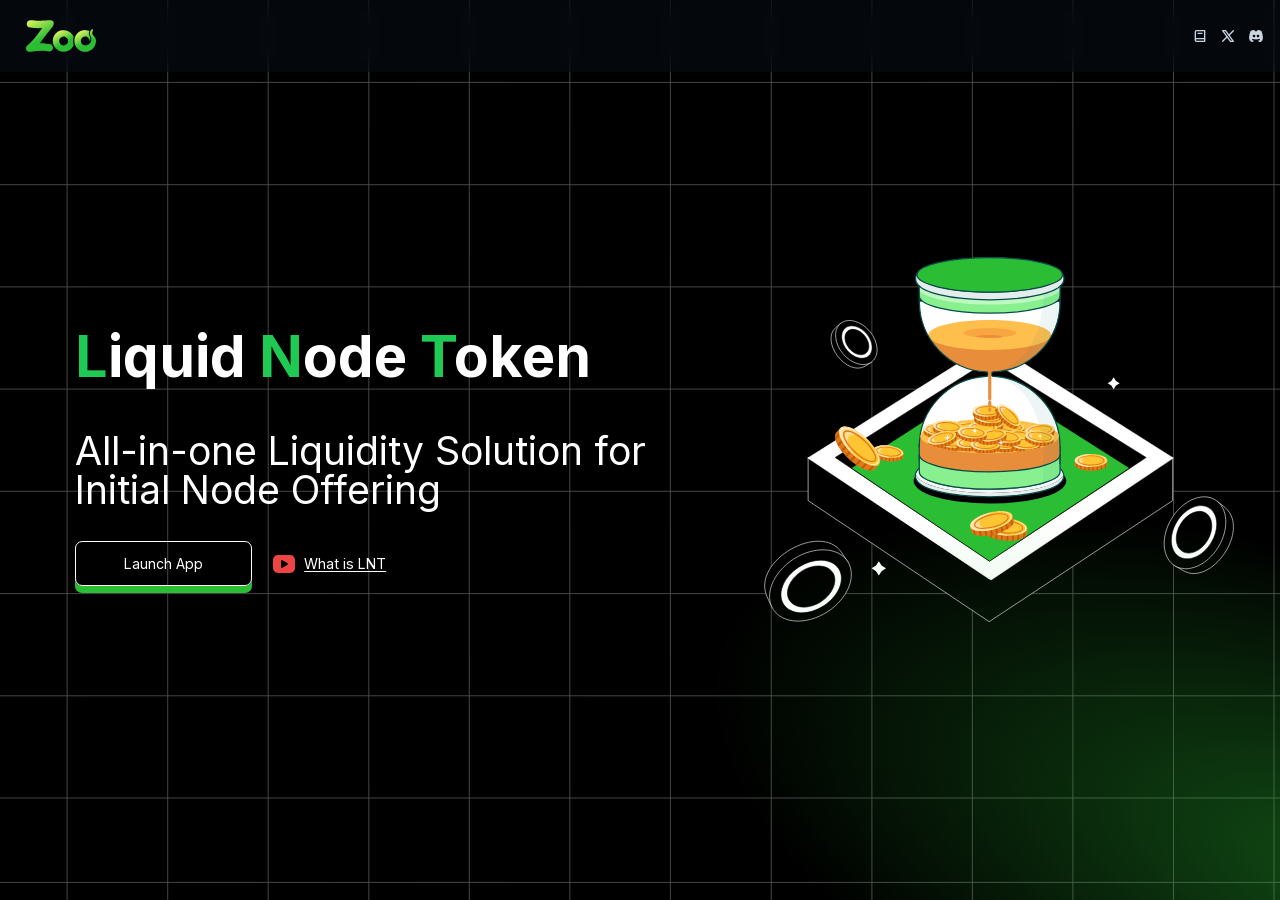
<file: lnt.html>
<!DOCTYPE html><html lang="en" class=""><head><meta charSet="utf-8"/><meta name="viewport" content="width=device-width, initial-scale=1"/><link rel="preload" href="/_next/static/media/e4af272ccee01ff0-s.p.woff2" as="font" crossorigin="" type="font/woff2"/><link rel="stylesheet" href="/_next/static/css/5e116f2d1c732069.css" crossorigin="" data-precedence="next"/><link rel="stylesheet" href="/_next/static/css/cd888c9c7c39b3af.css" crossorigin="" data-precedence="next"/><link rel="preload" as="script" fetchPriority="low" href="/_next/static/chunks/webpack-df3d0054bb57863f.js" crossorigin=""/><script src="/_next/static/chunks/b05271e4-c2cccfcfc26bb742.js" async="" crossorigin=""></script><script src="/_next/static/chunks/604-b4e3979bbbb32a91.js" async="" crossorigin=""></script><script src="/_next/static/chunks/main-app-c304c4ea197c1be7.js" async="" crossorigin=""></script><script src="/_next/static/chunks/6dc81886-f9a5be699ef33087.js" async=""></script><script src="/_next/static/chunks/9297c78b-9f77800578a4e18d.js" async=""></script><script src="/_next/static/chunks/49819357-d922e72e25cfce19.js" async=""></script><script src="/_next/static/chunks/2fba7bc5-89b9ea202cdf7566.js" async=""></script><script src="/_next/static/chunks/08d1c80d-f03fdb9c16223738.js" async=""></script><script src="/_next/static/chunks/6799-e0120ff2239e37d8.js" async=""></script><script src="/_next/static/chunks/1536-11253d8ebd2993e1.js" async=""></script><script src="/_next/static/chunks/5207-a8f092bdf21e304c.js" async=""></script><script src="/_next/static/chunks/5413-62126eedf27c61c5.js" async=""></script><script src="/_next/static/chunks/2431-0dc1a3263fba19c1.js" async=""></script><script src="/_next/static/chunks/1476-df3da821f4e9ccd6.js" async=""></script><script src="/_next/static/chunks/7543-e1733bcf9a5138fd.js" async=""></script><script src="/_next/static/chunks/8724-a336b488c60b17c8.js" async=""></script><script src="/_next/static/chunks/2045-d4f3bfd3e4900781.js" async=""></script><script src="/_next/static/chunks/634-8846b917d24aa81c.js" async=""></script><script src="/_next/static/chunks/9978-04c2349ffc6d2df6.js" async=""></script><script src="/_next/static/chunks/app/layout-6b46381b07174688.js" async=""></script><script src="/_next/static/chunks/3960-c93caacaca07e617.js" async=""></script><script src="/_next/static/chunks/5985-a495ece8d749c29c.js" async=""></script><script src="/_next/static/chunks/app/lnt/page-0db4a5e70482094b.js" async=""></script><link rel="preload" href="https://telegram.org/js/telegram-web-app.js?56" as="script"/><title>Zoo Finance</title><meta name="description" content="A Structured Protocol for Better Liquidity Utilization"/><meta property="og:title" content="Zoo Finance"/><meta property="og:description" content="A Structured Protocol for Better Liquidity Utilization"/><meta property="og:image" content="https://zoofi.io/Welcome.jpg"/><meta property="og:type" content="website"/><meta name="twitter:card" content="summary_large_image"/><meta name="twitter:title" content="Zoo Finance"/><meta name="twitter:description" content="A Structured Protocol for Better Liquidity Utilization"/><meta name="twitter:image" content="https://zoofi.io/Welcome.jpg"/><link rel="icon" href="/icon.svg?79cb9bbc81d79543" type="image/svg+xml" sizes="any"/><meta name="next-size-adjust"/><script src="/_next/static/chunks/polyfills-c67a75d1b6f99dc8.js" crossorigin="" noModule=""></script></head><body class="__className_f367f3 bg-stone-50 dark:bg-slate-950 dark:text-slate-50"><div class="top-loader fixed z-10 top-0 left-0 invisible"></div><div id="tooltip-root" class="fixed left-0 top-0 z-[60]"></div><script src="/_next/static/chunks/webpack-df3d0054bb57863f.js" crossorigin="" async=""></script><script>(self.__next_f=self.__next_f||[]).push([0]);self.__next_f.push([2,null])</script><script>self.__next_f.push([1,"1:HL[\"/_next/static/media/e4af272ccee01ff0-s.p.woff2\",\"font\",{\"crossOrigin\":\"\",\"type\":\"font/woff2\"}]\n2:HL[\"/_next/static/css/5e116f2d1c732069.css\",\"style\",{\"crossOrigin\":\"\"}]\n3:HL[\"/_next/static/css/cd888c9c7c39b3af.css\",\"style\",{\"crossOrigin\":\"\"}]\n0:\"$L4\"\n"])</script><script>self.__next_f.push([1,"5:I[24358,[],\"\"]\n7:I[72952,[],\"\"]\n"])</script><script>self.__next_f.push([1,"8:I[51153,[\"7495\",\"static/chunks/6dc81886-f9a5be699ef33087.js\",\"4881\",\"static/chunks/9297c78b-9f77800578a4e18d.js\",\"7622\",\"static/chunks/49819357-d922e72e25cfce19.js\",\"7073\",\"static/chunks/2fba7bc5-89b9ea202cdf7566.js\",\"6377\",\"static/chunks/08d1c80d-f03fdb9c16223738.js\",\"6799\",\"static/chunks/6799-e0120ff2239e37d8.js\",\"1536\",\"static/chunks/1536-11253d8ebd2993e1.js\",\"5207\",\"static/chunks/5207-a8f092bdf21e304c.js\",\"5413\",\"static/chunks/5413-62126eedf27c61c5.js\",\"2431\",\"static/chunks/2431-0dc1a3263fba19c1.js\",\"1476\",\"static/chunks/1476-df3da821f4e9ccd6.js\",\"7543\",\"static/chunks/7543-e1733bcf9a5138fd.js\",\"8724\",\"static/chunks/8724-a336b488c60b17c8.js\",\"2045\",\"static/chunks/2045-d4f3bfd3e4900781.js\",\"634\",\"static/chunks/634-8846b917d24aa81c.js\",\"9978\",\"static/chunks/9978-04c2349ffc6d2df6.js\",\"3185\",\"static/chunks/app/layout-6b46381b07174688.js\"],\"\"]\n"])</script><script>self.__next_f.push([1,"9:I[79946,[\"7495\",\"static/chunks/6dc81886-f9a5be699ef33087.js\",\"4881\",\"static/chunks/9297c78b-9f77800578a4e18d.js\",\"7622\",\"static/chunks/49819357-d922e72e25cfce19.js\",\"7073\",\"static/chunks/2fba7bc5-89b9ea202cdf7566.js\",\"6377\",\"static/chunks/08d1c80d-f03fdb9c16223738.js\",\"6799\",\"static/chunks/6799-e0120ff2239e37d8.js\",\"1536\",\"static/chunks/1536-11253d8ebd2993e1.js\",\"5207\",\"static/chunks/5207-a8f092bdf21e304c.js\",\"5413\",\"static/chunks/5413-62126eedf27c61c5.js\",\"2431\",\"static/chunks/2431-0dc1a3263fba19c1.js\",\"1476\",\"static/chunks/1476-df3da821f4e9ccd6.js\",\"7543\",\"static/chunks/7543-e1733bcf9a5138fd.js\",\"8724\",\"static/chunks/8724-a336b488c60b17c8.js\",\"2045\",\"static/chunks/2045-d4f3bfd3e4900781.js\",\"634\",\"static/chunks/634-8846b917d24aa81c.js\",\"9978\",\"static/chunks/9978-04c2349ffc6d2df6.js\",\"3185\",\"static/chunks/app/layout-6b46381b07174688.js\"],\"\"]\n"])</script><script>self.__next_f.push([1,"a:I[4002,[],\"\"]\nb:I[14025,[],\"\"]\nd:I[34911,[],\"\"]\ne:I[98133,[\"7495\",\"static/chunks/6dc81886-f9a5be699ef33087.js\",\"7073\",\"static/chunks/2fba7bc5-89b9ea202cdf7566.js\",\"6799\",\"static/chunks/6799-e0120ff2239e37d8.js\",\"3960\",\"static/chunks/3960-c93caacaca07e617.js\",\"2431\",\"static/chunks/2431-0dc1a3263fba19c1.js\",\"5985\",\"static/chunks/5985-a495ece8d749c29c.js\",\"2811\",\"static/chunks/app/lnt/page-0db4a5e70482094b.js\"],\"\"]\n"])</script><script>self.__next_f.push([1,"4:[[[\"$\",\"link\",\"0\",{\"rel\":\"stylesheet\",\"href\":\"/_next/static/css/5e116f2d1c732069.css\",\"precedence\":\"next\",\"crossOrigin\":\"\"}],[\"$\",\"link\",\"1\",{\"rel\":\"stylesheet\",\"href\":\"/_next/static/css/cd888c9c7c39b3af.css\",\"precedence\":\"next\",\"crossOrigin\":\"\"}]],[\"$\",\"$L5\",null,{\"buildId\":\"0t2VlsBx70cUUmdpAA5az\",\"assetPrefix\":\"\",\"initialCanonicalUrl\":\"/lnt\",\"initialTree\":[\"\",{\"children\":[\"lnt\",{\"children\":[\"__PAGE__\",{}]}]},\"$undefined\",\"$undefined\",true],\"initialHead\":[false,\"$L6\"],\"globalErrorComponent\":\"$7\",\"children\":[null,[\"$\",\"html\",null,{\"lang\":\"en\",\"className\":\"\",\"suppressHydrationWarning\":true,\"children\":[[\"$\",\"head\",null,{\"children\":[\"$\",\"$L8\",null,{\"src\":\"https://telegram.org/js/telegram-web-app.js?56\",\"defer\":true}]}],[\"$\",\"body\",null,{\"className\":\"__className_f367f3 bg-stone-50 dark:bg-slate-950 dark:text-slate-50\",\"children\":[[\"$\",\"$L9\",null,{\"children\":[\"$\",\"$La\",null,{\"parallelRouterKey\":\"children\",\"segmentPath\":[\"children\"],\"loading\":\"$undefined\",\"loadingStyles\":\"$undefined\",\"hasLoading\":false,\"error\":\"$undefined\",\"errorStyles\":\"$undefined\",\"template\":[\"$\",\"$Lb\",null,{}],\"templateStyles\":\"$undefined\",\"notFound\":[[\"$\",\"title\",null,{\"children\":\"404: This page could not be found.\"}],[\"$\",\"div\",null,{\"style\":{\"fontFamily\":\"system-ui,\\\"Segoe UI\\\",Roboto,Helvetica,Arial,sans-serif,\\\"Apple Color Emoji\\\",\\\"Segoe UI Emoji\\\"\",\"height\":\"100vh\",\"textAlign\":\"center\",\"display\":\"flex\",\"flexDirection\":\"column\",\"alignItems\":\"center\",\"justifyContent\":\"center\"},\"children\":[\"$\",\"div\",null,{\"children\":[[\"$\",\"style\",null,{\"dangerouslySetInnerHTML\":{\"__html\":\"body{color:#000;background:#fff;margin:0}.next-error-h1{border-right:1px solid rgba(0,0,0,.3)}@media (prefers-color-scheme:dark){body{color:#fff;background:#000}.next-error-h1{border-right:1px solid rgba(255,255,255,.3)}}\"}}],[\"$\",\"h1\",null,{\"className\":\"next-error-h1\",\"style\":{\"display\":\"inline-block\",\"margin\":\"0 20px 0 0\",\"padding\":\"0 23px 0 0\",\"fontSize\":24,\"fontWeight\":500,\"verticalAlign\":\"top\",\"lineHeight\":\"49px\"},\"children\":\"404\"}],[\"$\",\"div\",null,{\"style\":{\"display\":\"inline-block\"},\"children\":[\"$\",\"h2\",null,{\"style\":{\"fontSize\":14,\"fontWeight\":400,\"lineHeight\":\"49px\",\"margin\":0},\"children\":\"This page could not be found.\"}]}]]}]}]],\"notFoundStyles\":[],\"childProp\":{\"current\":[\"$\",\"$La\",null,{\"parallelRouterKey\":\"children\",\"segmentPath\":[\"children\",\"lnt\",\"children\"],\"loading\":\"$undefined\",\"loadingStyles\":\"$undefined\",\"hasLoading\":false,\"error\":\"$undefined\",\"errorStyles\":\"$undefined\",\"template\":[\"$\",\"$Lb\",null,{}],\"templateStyles\":\"$undefined\",\"notFound\":\"$undefined\",\"notFoundStyles\":\"$undefined\",\"childProp\":{\"current\":[\"$Lc\",[\"$\",\"$Ld\",null,{\"propsForComponent\":{\"params\":{}},\"Component\":\"$e\",\"isStaticGeneration\":true}],null],\"segment\":\"__PAGE__\"},\"styles\":[]}],\"segment\":\"lnt\"},\"styles\":[]}]}],[\"$\",\"div\",null,{\"id\":\"tooltip-root\",\"className\":\"fixed left-0 top-0 z-[60]\"}]]}]]}],null]}]]\n"])</script><script>self.__next_f.push([1,"6:[[\"$\",\"meta\",\"0\",{\"charSet\":\"utf-8\"}],[\"$\",\"title\",\"1\",{\"children\":\"Zoo Finance\"}],[\"$\",\"meta\",\"2\",{\"name\":\"description\",\"content\":\"A Structured Protocol for Better Liquidity Utilization\"}],[\"$\",\"meta\",\"3\",{\"name\":\"viewport\",\"content\":\"width=device-width, initial-scale=1\"}],[\"$\",\"meta\",\"4\",{\"property\":\"og:title\",\"content\":\"Zoo Finance\"}],[\"$\",\"meta\",\"5\",{\"property\":\"og:description\",\"content\":\"A Structured Protocol for Better Liquidity Utilization\"}],[\"$\",\"meta\",\"6\",{\"property\":\"og:image\",\"content\":\"https://zoofi.io/Welcome.jpg\"}],[\"$\",\"meta\",\"7\",{\"property\":\"og:type\",\"content\":\"website\"}],[\"$\",\"meta\",\"8\",{\"name\":\"twitter:card\",\"content\":\"summary_large_image\"}],[\"$\",\"meta\",\"9\",{\"name\":\"twitter:title\",\"content\":\"Zoo Finance\"}],[\"$\",\"meta\",\"10\",{\"name\":\"twitter:description\",\"content\":\"A Structured Protocol for Better Liquidity Utilization\"}],[\"$\",\"meta\",\"11\",{\"name\":\"twitter:image\",\"content\":\"https://zoofi.io/Welcome.jpg\"}],[\"$\",\"link\",\"12\",{\"rel\":\"icon\",\"href\":\"/icon.svg?79cb9bbc81d79543\",\"type\":\"image/svg+xml\",\"sizes\":\"any\"}],[\"$\",\"meta\",\"13\",{\"name\":\"next-size-adjust\"}]]\n"])</script><script>self.__next_f.push([1,"c:null\n"])</script></body></html>
</file>
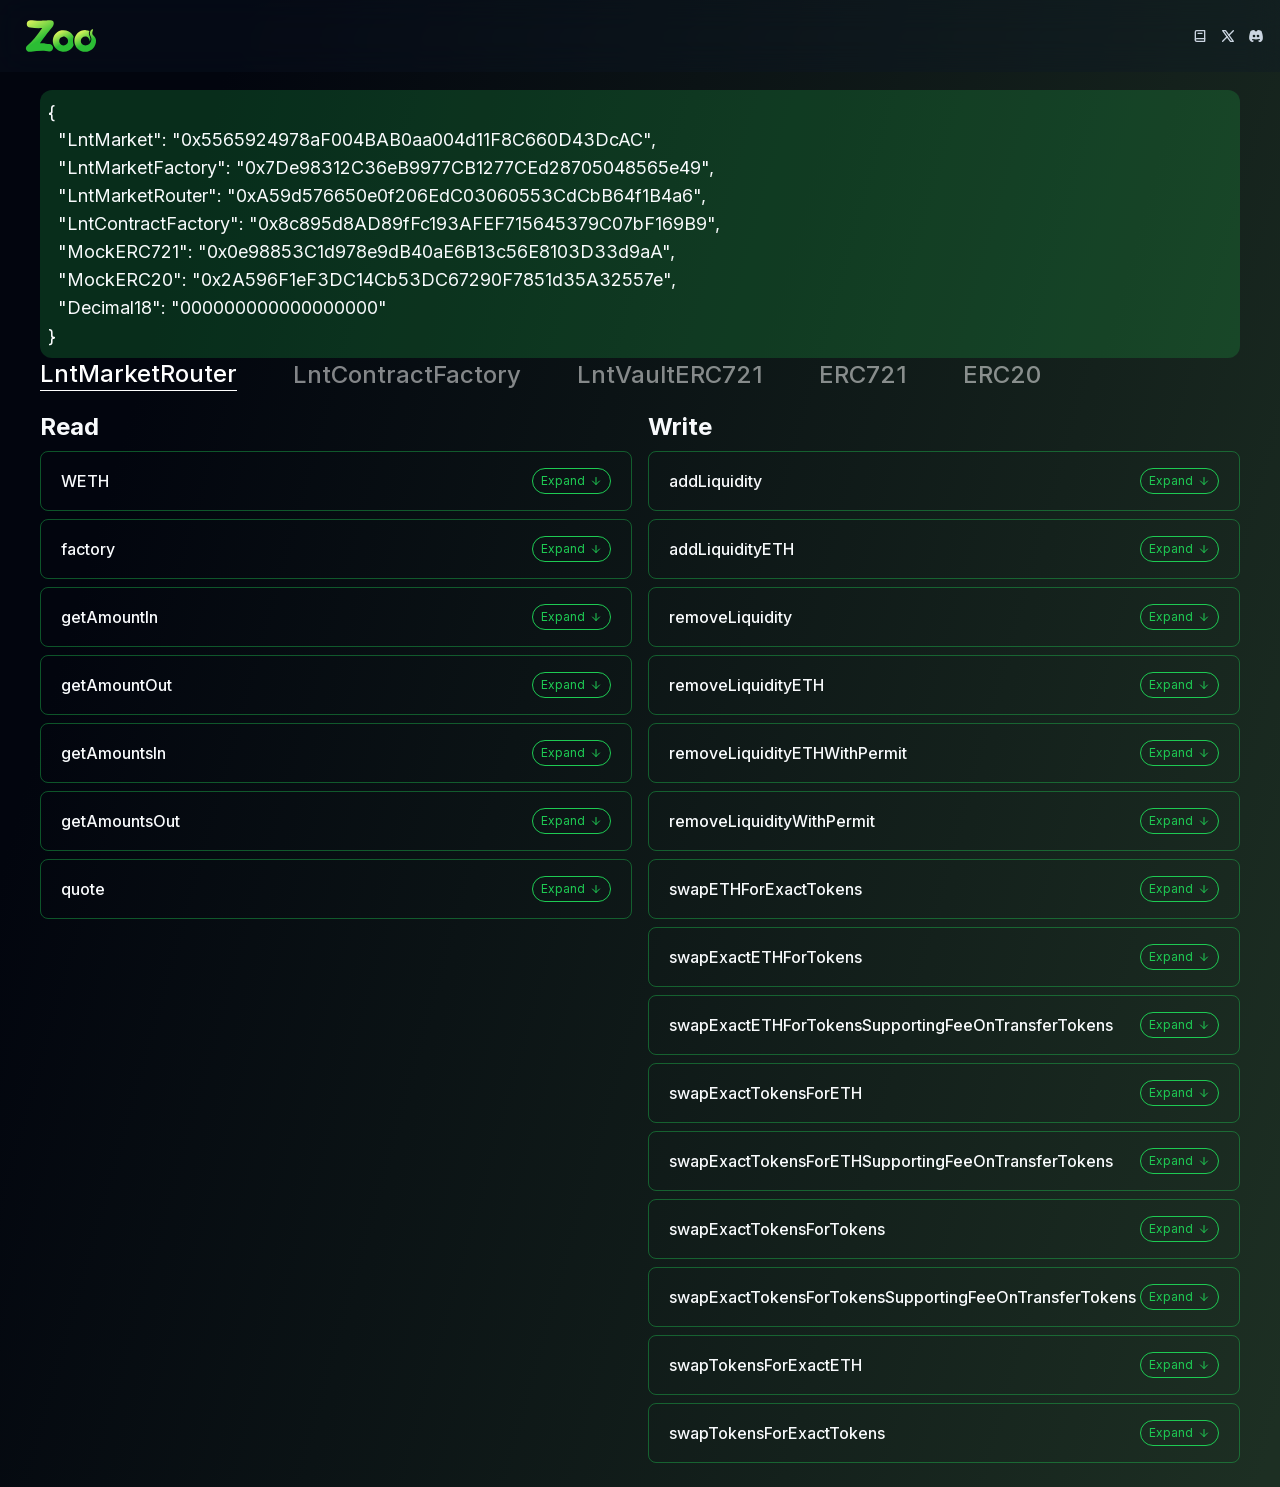
<file: lnts.html>
<!DOCTYPE html><html lang="en" class=""><head><meta charSet="utf-8"/><meta name="viewport" content="width=device-width, initial-scale=1"/><link rel="preload" href="/_next/static/media/e4af272ccee01ff0-s.p.woff2" as="font" crossorigin="" type="font/woff2"/><link rel="stylesheet" href="/_next/static/css/5e116f2d1c732069.css" crossorigin="" data-precedence="next"/><link rel="stylesheet" href="/_next/static/css/cd888c9c7c39b3af.css" crossorigin="" data-precedence="next"/><link rel="preload" as="script" fetchPriority="low" href="/_next/static/chunks/webpack-df3d0054bb57863f.js" crossorigin=""/><script src="/_next/static/chunks/b05271e4-c2cccfcfc26bb742.js" async="" crossorigin=""></script><script src="/_next/static/chunks/604-b4e3979bbbb32a91.js" async="" crossorigin=""></script><script src="/_next/static/chunks/main-app-c304c4ea197c1be7.js" async="" crossorigin=""></script><script src="/_next/static/chunks/6dc81886-f9a5be699ef33087.js" async=""></script><script src="/_next/static/chunks/9297c78b-9f77800578a4e18d.js" async=""></script><script src="/_next/static/chunks/49819357-d922e72e25cfce19.js" async=""></script><script src="/_next/static/chunks/2fba7bc5-89b9ea202cdf7566.js" async=""></script><script src="/_next/static/chunks/08d1c80d-f03fdb9c16223738.js" async=""></script><script src="/_next/static/chunks/6799-e0120ff2239e37d8.js" async=""></script><script src="/_next/static/chunks/1536-11253d8ebd2993e1.js" async=""></script><script src="/_next/static/chunks/5207-a8f092bdf21e304c.js" async=""></script><script src="/_next/static/chunks/5413-62126eedf27c61c5.js" async=""></script><script src="/_next/static/chunks/2431-0dc1a3263fba19c1.js" async=""></script><script src="/_next/static/chunks/1476-df3da821f4e9ccd6.js" async=""></script><script src="/_next/static/chunks/7543-e1733bcf9a5138fd.js" async=""></script><script src="/_next/static/chunks/8724-a336b488c60b17c8.js" async=""></script><script src="/_next/static/chunks/2045-d4f3bfd3e4900781.js" async=""></script><script src="/_next/static/chunks/634-8846b917d24aa81c.js" async=""></script><script src="/_next/static/chunks/9978-04c2349ffc6d2df6.js" async=""></script><script src="/_next/static/chunks/app/layout-6b46381b07174688.js" async=""></script><script src="/_next/static/chunks/4408-26c1ab465f5e3c8d.js" async=""></script><script src="/_next/static/chunks/3960-c93caacaca07e617.js" async=""></script><script src="/_next/static/chunks/5790-4157a3c465f15f75.js" async=""></script><script src="/_next/static/chunks/8750-864a5e93eb0b932c.js" async=""></script><script src="/_next/static/chunks/6154-05598f673dc1d4a8.js" async=""></script><script src="/_next/static/chunks/app/lnts/page-295943770b2e5832.js" async=""></script><link rel="preload" href="https://telegram.org/js/telegram-web-app.js?56" as="script"/><title>Zoo Finance</title><meta name="description" content="A Structured Protocol for Better Liquidity Utilization"/><meta property="og:title" content="Zoo Finance"/><meta property="og:description" content="A Structured Protocol for Better Liquidity Utilization"/><meta property="og:image" content="https://zoofi.io/Welcome.jpg"/><meta property="og:type" content="website"/><meta name="twitter:card" content="summary_large_image"/><meta name="twitter:title" content="Zoo Finance"/><meta name="twitter:description" content="A Structured Protocol for Better Liquidity Utilization"/><meta name="twitter:image" content="https://zoofi.io/Welcome.jpg"/><link rel="icon" href="/icon.svg?79cb9bbc81d79543" type="image/svg+xml" sizes="any"/><meta name="next-size-adjust"/><script src="/_next/static/chunks/polyfills-c67a75d1b6f99dc8.js" crossorigin="" noModule=""></script></head><body class="__className_f367f3 bg-stone-50 dark:bg-slate-950 dark:text-slate-50"><div class="top-loader fixed z-10 top-0 left-0 invisible"></div><div id="tooltip-root" class="fixed left-0 top-0 z-[60]"></div><script src="/_next/static/chunks/webpack-df3d0054bb57863f.js" crossorigin="" async=""></script><script>(self.__next_f=self.__next_f||[]).push([0]);self.__next_f.push([2,null])</script><script>self.__next_f.push([1,"1:HL[\"/_next/static/media/e4af272ccee01ff0-s.p.woff2\",\"font\",{\"crossOrigin\":\"\",\"type\":\"font/woff2\"}]\n2:HL[\"/_next/static/css/5e116f2d1c732069.css\",\"style\",{\"crossOrigin\":\"\"}]\n3:HL[\"/_next/static/css/cd888c9c7c39b3af.css\",\"style\",{\"crossOrigin\":\"\"}]\n0:\"$L4\"\n"])</script><script>self.__next_f.push([1,"5:I[24358,[],\"\"]\n7:I[72952,[],\"\"]\n"])</script><script>self.__next_f.push([1,"8:I[51153,[\"7495\",\"static/chunks/6dc81886-f9a5be699ef33087.js\",\"4881\",\"static/chunks/9297c78b-9f77800578a4e18d.js\",\"7622\",\"static/chunks/49819357-d922e72e25cfce19.js\",\"7073\",\"static/chunks/2fba7bc5-89b9ea202cdf7566.js\",\"6377\",\"static/chunks/08d1c80d-f03fdb9c16223738.js\",\"6799\",\"static/chunks/6799-e0120ff2239e37d8.js\",\"1536\",\"static/chunks/1536-11253d8ebd2993e1.js\",\"5207\",\"static/chunks/5207-a8f092bdf21e304c.js\",\"5413\",\"static/chunks/5413-62126eedf27c61c5.js\",\"2431\",\"static/chunks/2431-0dc1a3263fba19c1.js\",\"1476\",\"static/chunks/1476-df3da821f4e9ccd6.js\",\"7543\",\"static/chunks/7543-e1733bcf9a5138fd.js\",\"8724\",\"static/chunks/8724-a336b488c60b17c8.js\",\"2045\",\"static/chunks/2045-d4f3bfd3e4900781.js\",\"634\",\"static/chunks/634-8846b917d24aa81c.js\",\"9978\",\"static/chunks/9978-04c2349ffc6d2df6.js\",\"3185\",\"static/chunks/app/layout-6b46381b07174688.js\"],\"\"]\n"])</script><script>self.__next_f.push([1,"9:I[79946,[\"7495\",\"static/chunks/6dc81886-f9a5be699ef33087.js\",\"4881\",\"static/chunks/9297c78b-9f77800578a4e18d.js\",\"7622\",\"static/chunks/49819357-d922e72e25cfce19.js\",\"7073\",\"static/chunks/2fba7bc5-89b9ea202cdf7566.js\",\"6377\",\"static/chunks/08d1c80d-f03fdb9c16223738.js\",\"6799\",\"static/chunks/6799-e0120ff2239e37d8.js\",\"1536\",\"static/chunks/1536-11253d8ebd2993e1.js\",\"5207\",\"static/chunks/5207-a8f092bdf21e304c.js\",\"5413\",\"static/chunks/5413-62126eedf27c61c5.js\",\"2431\",\"static/chunks/2431-0dc1a3263fba19c1.js\",\"1476\",\"static/chunks/1476-df3da821f4e9ccd6.js\",\"7543\",\"static/chunks/7543-e1733bcf9a5138fd.js\",\"8724\",\"static/chunks/8724-a336b488c60b17c8.js\",\"2045\",\"static/chunks/2045-d4f3bfd3e4900781.js\",\"634\",\"static/chunks/634-8846b917d24aa81c.js\",\"9978\",\"static/chunks/9978-04c2349ffc6d2df6.js\",\"3185\",\"static/chunks/app/layout-6b46381b07174688.js\"],\"\"]\n"])</script><script>self.__next_f.push([1,"a:I[4002,[],\"\"]\nb:I[14025,[],\"\"]\nd:I[34911,[],\"\"]\n"])</script><script>self.__next_f.push([1,"e:I[63897,[\"7495\",\"static/chunks/6dc81886-f9a5be699ef33087.js\",\"4881\",\"static/chunks/9297c78b-9f77800578a4e18d.js\",\"7622\",\"static/chunks/49819357-d922e72e25cfce19.js\",\"6799\",\"static/chunks/6799-e0120ff2239e37d8.js\",\"1536\",\"static/chunks/1536-11253d8ebd2993e1.js\",\"5207\",\"static/chunks/5207-a8f092bdf21e304c.js\",\"4408\",\"static/chunks/4408-26c1ab465f5e3c8d.js\",\"3960\",\"static/chunks/3960-c93caacaca07e617.js\",\"5790\",\"static/chunks/5790-4157a3c465f15f75.js\",\"8750\",\"static/chunks/8750-864a5e93eb0b932c.js\",\"2045\",\"static/chunks/2045-d4f3bfd3e4900781.js\",\"634\",\"static/chunks/634-8846b917d24aa81c.js\",\"6154\",\"static/chunks/6154-05598f673dc1d4a8.js\",\"379\",\"static/chunks/app/lnts/page-295943770b2e5832.js\"],\"\"]\n"])</script><script>self.__next_f.push([1,"4:[[[\"$\",\"link\",\"0\",{\"rel\":\"stylesheet\",\"href\":\"/_next/static/css/5e116f2d1c732069.css\",\"precedence\":\"next\",\"crossOrigin\":\"\"}],[\"$\",\"link\",\"1\",{\"rel\":\"stylesheet\",\"href\":\"/_next/static/css/cd888c9c7c39b3af.css\",\"precedence\":\"next\",\"crossOrigin\":\"\"}]],[\"$\",\"$L5\",null,{\"buildId\":\"0t2VlsBx70cUUmdpAA5az\",\"assetPrefix\":\"\",\"initialCanonicalUrl\":\"/lnts\",\"initialTree\":[\"\",{\"children\":[\"lnts\",{\"children\":[\"__PAGE__\",{}]}]},\"$undefined\",\"$undefined\",true],\"initialHead\":[false,\"$L6\"],\"globalErrorComponent\":\"$7\",\"children\":[null,[\"$\",\"html\",null,{\"lang\":\"en\",\"className\":\"\",\"suppressHydrationWarning\":true,\"children\":[[\"$\",\"head\",null,{\"children\":[\"$\",\"$L8\",null,{\"src\":\"https://telegram.org/js/telegram-web-app.js?56\",\"defer\":true}]}],[\"$\",\"body\",null,{\"className\":\"__className_f367f3 bg-stone-50 dark:bg-slate-950 dark:text-slate-50\",\"children\":[[\"$\",\"$L9\",null,{\"children\":[\"$\",\"$La\",null,{\"parallelRouterKey\":\"children\",\"segmentPath\":[\"children\"],\"loading\":\"$undefined\",\"loadingStyles\":\"$undefined\",\"hasLoading\":false,\"error\":\"$undefined\",\"errorStyles\":\"$undefined\",\"template\":[\"$\",\"$Lb\",null,{}],\"templateStyles\":\"$undefined\",\"notFound\":[[\"$\",\"title\",null,{\"children\":\"404: This page could not be found.\"}],[\"$\",\"div\",null,{\"style\":{\"fontFamily\":\"system-ui,\\\"Segoe UI\\\",Roboto,Helvetica,Arial,sans-serif,\\\"Apple Color Emoji\\\",\\\"Segoe UI Emoji\\\"\",\"height\":\"100vh\",\"textAlign\":\"center\",\"display\":\"flex\",\"flexDirection\":\"column\",\"alignItems\":\"center\",\"justifyContent\":\"center\"},\"children\":[\"$\",\"div\",null,{\"children\":[[\"$\",\"style\",null,{\"dangerouslySetInnerHTML\":{\"__html\":\"body{color:#000;background:#fff;margin:0}.next-error-h1{border-right:1px solid rgba(0,0,0,.3)}@media (prefers-color-scheme:dark){body{color:#fff;background:#000}.next-error-h1{border-right:1px solid rgba(255,255,255,.3)}}\"}}],[\"$\",\"h1\",null,{\"className\":\"next-error-h1\",\"style\":{\"display\":\"inline-block\",\"margin\":\"0 20px 0 0\",\"padding\":\"0 23px 0 0\",\"fontSize\":24,\"fontWeight\":500,\"verticalAlign\":\"top\",\"lineHeight\":\"49px\"},\"children\":\"404\"}],[\"$\",\"div\",null,{\"style\":{\"display\":\"inline-block\"},\"children\":[\"$\",\"h2\",null,{\"style\":{\"fontSize\":14,\"fontWeight\":400,\"lineHeight\":\"49px\",\"margin\":0},\"children\":\"This page could not be found.\"}]}]]}]}]],\"notFoundStyles\":[],\"childProp\":{\"current\":[\"$\",\"$La\",null,{\"parallelRouterKey\":\"children\",\"segmentPath\":[\"children\",\"lnts\",\"children\"],\"loading\":\"$undefined\",\"loadingStyles\":\"$undefined\",\"hasLoading\":false,\"error\":\"$undefined\",\"errorStyles\":\"$undefined\",\"template\":[\"$\",\"$Lb\",null,{}],\"templateStyles\":\"$undefined\",\"notFound\":\"$undefined\",\"notFoundStyles\":\"$undefined\",\"childProp\":{\"current\":[\"$Lc\",[\"$\",\"$Ld\",null,{\"propsForComponent\":{\"params\":{}},\"Component\":\"$e\",\"isStaticGeneration\":true}],null],\"segment\":\"__PAGE__\"},\"styles\":[]}],\"segment\":\"lnts\"},\"styles\":[]}]}],[\"$\",\"div\",null,{\"id\":\"tooltip-root\",\"className\":\"fixed left-0 top-0 z-[60]\"}]]}]]}],null]}]]\n"])</script><script>self.__next_f.push([1,"6:[[\"$\",\"meta\",\"0\",{\"charSet\":\"utf-8\"}],[\"$\",\"title\",\"1\",{\"children\":\"Zoo Finance\"}],[\"$\",\"meta\",\"2\",{\"name\":\"description\",\"content\":\"A Structured Protocol for Better Liquidity Utilization\"}],[\"$\",\"meta\",\"3\",{\"name\":\"viewport\",\"content\":\"width=device-width, initial-scale=1\"}],[\"$\",\"meta\",\"4\",{\"property\":\"og:title\",\"content\":\"Zoo Finance\"}],[\"$\",\"meta\",\"5\",{\"property\":\"og:description\",\"content\":\"A Structured Protocol for Better Liquidity Utilization\"}],[\"$\",\"meta\",\"6\",{\"property\":\"og:image\",\"content\":\"https://zoofi.io/Welcome.jpg\"}],[\"$\",\"meta\",\"7\",{\"property\":\"og:type\",\"content\":\"website\"}],[\"$\",\"meta\",\"8\",{\"name\":\"twitter:card\",\"content\":\"summary_large_image\"}],[\"$\",\"meta\",\"9\",{\"name\":\"twitter:title\",\"content\":\"Zoo Finance\"}],[\"$\",\"meta\",\"10\",{\"name\":\"twitter:description\",\"content\":\"A Structured Protocol for Better Liquidity Utilization\"}],[\"$\",\"meta\",\"11\",{\"name\":\"twitter:image\",\"content\":\"https://zoofi.io/Welcome.jpg\"}],[\"$\",\"link\",\"12\",{\"rel\":\"icon\",\"href\":\"/icon.svg?79cb9bbc81d79543\",\"type\":\"image/svg+xml\",\"sizes\":\"any\"}],[\"$\",\"meta\",\"13\",{\"name\":\"next-size-adjust\"}]]\n"])</script><script>self.__next_f.push([1,"c:null\n"])</script></body></html>
</file>
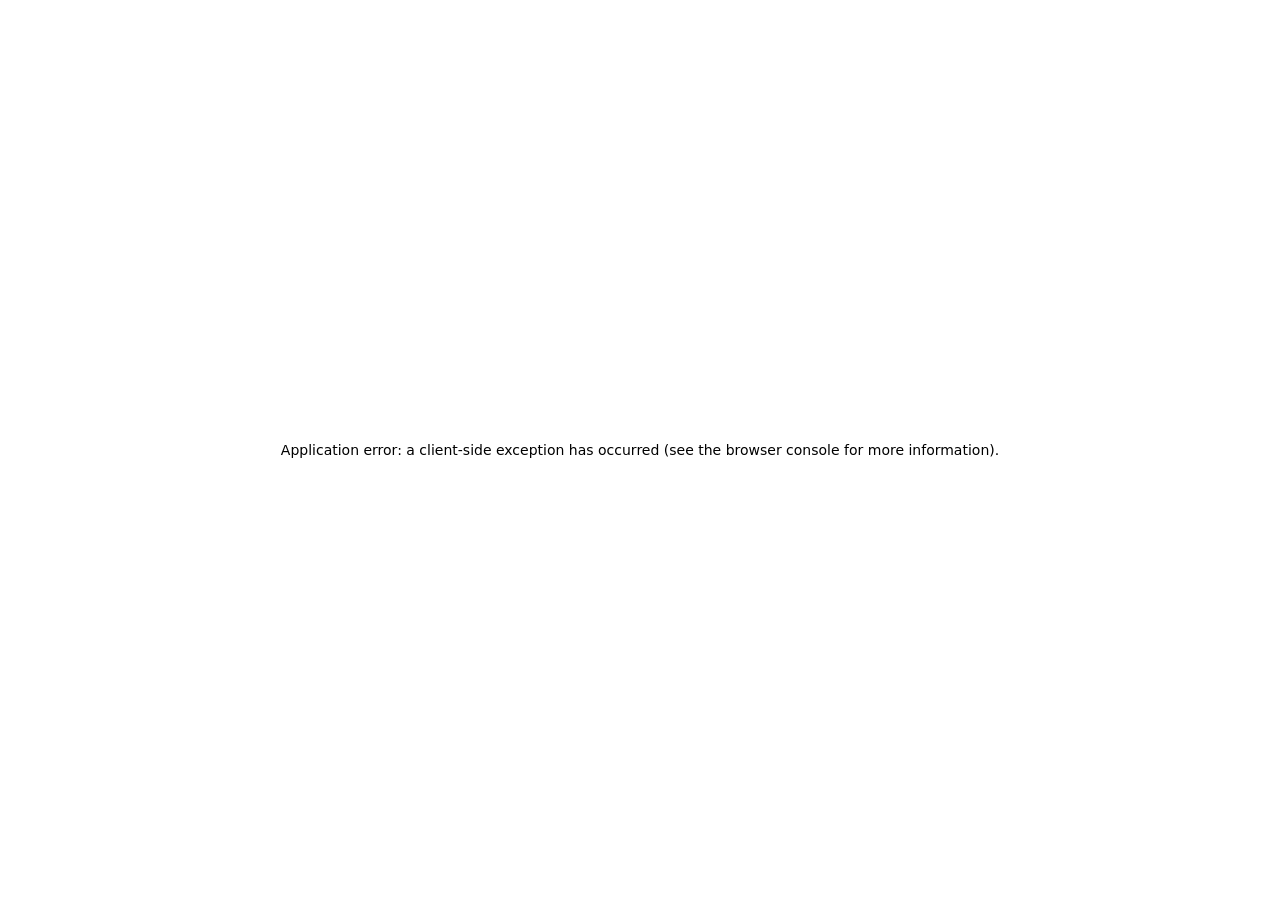
<file: portfolio.html>
<!DOCTYPE html><html lang="en" class=""><head><meta charSet="utf-8"/><meta name="viewport" content="width=device-width, initial-scale=1"/><link rel="preload" href="/_next/static/media/e4af272ccee01ff0-s.p.woff2" as="font" crossorigin="" type="font/woff2"/><link rel="stylesheet" href="/_next/static/css/5e116f2d1c732069.css" crossorigin="" data-precedence="next"/><link rel="stylesheet" href="/_next/static/css/cd888c9c7c39b3af.css" crossorigin="" data-precedence="next"/><link rel="preload" as="script" fetchPriority="low" href="/_next/static/chunks/webpack-df3d0054bb57863f.js" crossorigin=""/><script src="/_next/static/chunks/b05271e4-c2cccfcfc26bb742.js" async="" crossorigin=""></script><script src="/_next/static/chunks/604-b4e3979bbbb32a91.js" async="" crossorigin=""></script><script src="/_next/static/chunks/main-app-c304c4ea197c1be7.js" async="" crossorigin=""></script><script src="/_next/static/chunks/6dc81886-f9a5be699ef33087.js" async=""></script><script src="/_next/static/chunks/9297c78b-9f77800578a4e18d.js" async=""></script><script src="/_next/static/chunks/49819357-d922e72e25cfce19.js" async=""></script><script src="/_next/static/chunks/2fba7bc5-89b9ea202cdf7566.js" async=""></script><script src="/_next/static/chunks/08d1c80d-f03fdb9c16223738.js" async=""></script><script src="/_next/static/chunks/6799-e0120ff2239e37d8.js" async=""></script><script src="/_next/static/chunks/1536-11253d8ebd2993e1.js" async=""></script><script src="/_next/static/chunks/5207-a8f092bdf21e304c.js" async=""></script><script src="/_next/static/chunks/5413-62126eedf27c61c5.js" async=""></script><script src="/_next/static/chunks/2431-0dc1a3263fba19c1.js" async=""></script><script src="/_next/static/chunks/1476-df3da821f4e9ccd6.js" async=""></script><script src="/_next/static/chunks/7543-e1733bcf9a5138fd.js" async=""></script><script src="/_next/static/chunks/8724-a336b488c60b17c8.js" async=""></script><script src="/_next/static/chunks/2045-d4f3bfd3e4900781.js" async=""></script><script src="/_next/static/chunks/634-8846b917d24aa81c.js" async=""></script><script src="/_next/static/chunks/9978-04c2349ffc6d2df6.js" async=""></script><script src="/_next/static/chunks/app/layout-6b46381b07174688.js" async=""></script><script src="/_next/static/chunks/98d18a34-1d5ae14d7516b42d.js" async=""></script><script src="/_next/static/chunks/3505-70bafff3bd077164.js" async=""></script><script src="/_next/static/chunks/3099-0b9b0bb440edbd36.js" async=""></script><script src="/_next/static/chunks/4018-6140082c93f0e7d9.js" async=""></script><script src="/_next/static/chunks/app/portfolio/page-ad9d07b735515ecc.js" async=""></script><link rel="preload" href="https://telegram.org/js/telegram-web-app.js?56" as="script"/><title>Zoo Finance</title><meta name="description" content="A Structured Protocol for Better Liquidity Utilization"/><meta property="og:title" content="Zoo Finance"/><meta property="og:description" content="A Structured Protocol for Better Liquidity Utilization"/><meta property="og:image" content="https://zoofi.io/Welcome.jpg"/><meta property="og:type" content="website"/><meta name="twitter:card" content="summary_large_image"/><meta name="twitter:title" content="Zoo Finance"/><meta name="twitter:description" content="A Structured Protocol for Better Liquidity Utilization"/><meta name="twitter:image" content="https://zoofi.io/Welcome.jpg"/><link rel="icon" href="/icon.svg?79cb9bbc81d79543" type="image/svg+xml" sizes="any"/><meta name="next-size-adjust"/><script src="/_next/static/chunks/polyfills-c67a75d1b6f99dc8.js" crossorigin="" noModule=""></script></head><body class="__className_f367f3 bg-stone-50 dark:bg-slate-950 dark:text-slate-50"><div class="top-loader fixed z-10 top-0 left-0 invisible"></div><div id="tooltip-root" class="fixed left-0 top-0 z-[60]"></div><script src="/_next/static/chunks/webpack-df3d0054bb57863f.js" crossorigin="" async=""></script><script>(self.__next_f=self.__next_f||[]).push([0]);self.__next_f.push([2,null])</script><script>self.__next_f.push([1,"1:HL[\"/_next/static/media/e4af272ccee01ff0-s.p.woff2\",\"font\",{\"crossOrigin\":\"\",\"type\":\"font/woff2\"}]\n2:HL[\"/_next/static/css/5e116f2d1c732069.css\",\"style\",{\"crossOrigin\":\"\"}]\n3:HL[\"/_next/static/css/cd888c9c7c39b3af.css\",\"style\",{\"crossOrigin\":\"\"}]\n0:\"$L4\"\n"])</script><script>self.__next_f.push([1,"5:I[24358,[],\"\"]\n7:I[72952,[],\"\"]\n"])</script><script>self.__next_f.push([1,"8:I[51153,[\"7495\",\"static/chunks/6dc81886-f9a5be699ef33087.js\",\"4881\",\"static/chunks/9297c78b-9f77800578a4e18d.js\",\"7622\",\"static/chunks/49819357-d922e72e25cfce19.js\",\"7073\",\"static/chunks/2fba7bc5-89b9ea202cdf7566.js\",\"6377\",\"static/chunks/08d1c80d-f03fdb9c16223738.js\",\"6799\",\"static/chunks/6799-e0120ff2239e37d8.js\",\"1536\",\"static/chunks/1536-11253d8ebd2993e1.js\",\"5207\",\"static/chunks/5207-a8f092bdf21e304c.js\",\"5413\",\"static/chunks/5413-62126eedf27c61c5.js\",\"2431\",\"static/chunks/2431-0dc1a3263fba19c1.js\",\"1476\",\"static/chunks/1476-df3da821f4e9ccd6.js\",\"7543\",\"static/chunks/7543-e1733bcf9a5138fd.js\",\"8724\",\"static/chunks/8724-a336b488c60b17c8.js\",\"2045\",\"static/chunks/2045-d4f3bfd3e4900781.js\",\"634\",\"static/chunks/634-8846b917d24aa81c.js\",\"9978\",\"static/chunks/9978-04c2349ffc6d2df6.js\",\"3185\",\"static/chunks/app/layout-6b46381b07174688.js\"],\"\"]\n"])</script><script>self.__next_f.push([1,"9:I[79946,[\"7495\",\"static/chunks/6dc81886-f9a5be699ef33087.js\",\"4881\",\"static/chunks/9297c78b-9f77800578a4e18d.js\",\"7622\",\"static/chunks/49819357-d922e72e25cfce19.js\",\"7073\",\"static/chunks/2fba7bc5-89b9ea202cdf7566.js\",\"6377\",\"static/chunks/08d1c80d-f03fdb9c16223738.js\",\"6799\",\"static/chunks/6799-e0120ff2239e37d8.js\",\"1536\",\"static/chunks/1536-11253d8ebd2993e1.js\",\"5207\",\"static/chunks/5207-a8f092bdf21e304c.js\",\"5413\",\"static/chunks/5413-62126eedf27c61c5.js\",\"2431\",\"static/chunks/2431-0dc1a3263fba19c1.js\",\"1476\",\"static/chunks/1476-df3da821f4e9ccd6.js\",\"7543\",\"static/chunks/7543-e1733bcf9a5138fd.js\",\"8724\",\"static/chunks/8724-a336b488c60b17c8.js\",\"2045\",\"static/chunks/2045-d4f3bfd3e4900781.js\",\"634\",\"static/chunks/634-8846b917d24aa81c.js\",\"9978\",\"static/chunks/9978-04c2349ffc6d2df6.js\",\"3185\",\"static/chunks/app/layout-6b46381b07174688.js\"],\"\"]\n"])</script><script>self.__next_f.push([1,"a:I[4002,[],\"\"]\nb:I[14025,[],\"\"]\nd:I[34911,[],\"\"]\n"])</script><script>self.__next_f.push([1,"e:I[94234,[\"7495\",\"static/chunks/6dc81886-f9a5be699ef33087.js\",\"4881\",\"static/chunks/9297c78b-9f77800578a4e18d.js\",\"7622\",\"static/chunks/49819357-d922e72e25cfce19.js\",\"3113\",\"static/chunks/98d18a34-1d5ae14d7516b42d.js\",\"6799\",\"static/chunks/6799-e0120ff2239e37d8.js\",\"1536\",\"static/chunks/1536-11253d8ebd2993e1.js\",\"5207\",\"static/chunks/5207-a8f092bdf21e304c.js\",\"5413\",\"static/chunks/5413-62126eedf27c61c5.js\",\"3505\",\"static/chunks/3505-70bafff3bd077164.js\",\"3099\",\"static/chunks/3099-0b9b0bb440edbd36.js\",\"2045\",\"static/chunks/2045-d4f3bfd3e4900781.js\",\"634\",\"static/chunks/634-8846b917d24aa81c.js\",\"9978\",\"static/chunks/9978-04c2349ffc6d2df6.js\",\"4018\",\"static/chunks/4018-6140082c93f0e7d9.js\",\"5444\",\"static/chunks/app/portfolio/page-ad9d07b735515ecc.js\"],\"\"]\n"])</script><script>self.__next_f.push([1,"4:[[[\"$\",\"link\",\"0\",{\"rel\":\"stylesheet\",\"href\":\"/_next/static/css/5e116f2d1c732069.css\",\"precedence\":\"next\",\"crossOrigin\":\"\"}],[\"$\",\"link\",\"1\",{\"rel\":\"stylesheet\",\"href\":\"/_next/static/css/cd888c9c7c39b3af.css\",\"precedence\":\"next\",\"crossOrigin\":\"\"}]],[\"$\",\"$L5\",null,{\"buildId\":\"0t2VlsBx70cUUmdpAA5az\",\"assetPrefix\":\"\",\"initialCanonicalUrl\":\"/portfolio\",\"initialTree\":[\"\",{\"children\":[\"portfolio\",{\"children\":[\"__PAGE__\",{}]}]},\"$undefined\",\"$undefined\",true],\"initialHead\":[false,\"$L6\"],\"globalErrorComponent\":\"$7\",\"children\":[null,[\"$\",\"html\",null,{\"lang\":\"en\",\"className\":\"\",\"suppressHydrationWarning\":true,\"children\":[[\"$\",\"head\",null,{\"children\":[\"$\",\"$L8\",null,{\"src\":\"https://telegram.org/js/telegram-web-app.js?56\",\"defer\":true}]}],[\"$\",\"body\",null,{\"className\":\"__className_f367f3 bg-stone-50 dark:bg-slate-950 dark:text-slate-50\",\"children\":[[\"$\",\"$L9\",null,{\"children\":[\"$\",\"$La\",null,{\"parallelRouterKey\":\"children\",\"segmentPath\":[\"children\"],\"loading\":\"$undefined\",\"loadingStyles\":\"$undefined\",\"hasLoading\":false,\"error\":\"$undefined\",\"errorStyles\":\"$undefined\",\"template\":[\"$\",\"$Lb\",null,{}],\"templateStyles\":\"$undefined\",\"notFound\":[[\"$\",\"title\",null,{\"children\":\"404: This page could not be found.\"}],[\"$\",\"div\",null,{\"style\":{\"fontFamily\":\"system-ui,\\\"Segoe UI\\\",Roboto,Helvetica,Arial,sans-serif,\\\"Apple Color Emoji\\\",\\\"Segoe UI Emoji\\\"\",\"height\":\"100vh\",\"textAlign\":\"center\",\"display\":\"flex\",\"flexDirection\":\"column\",\"alignItems\":\"center\",\"justifyContent\":\"center\"},\"children\":[\"$\",\"div\",null,{\"children\":[[\"$\",\"style\",null,{\"dangerouslySetInnerHTML\":{\"__html\":\"body{color:#000;background:#fff;margin:0}.next-error-h1{border-right:1px solid rgba(0,0,0,.3)}@media (prefers-color-scheme:dark){body{color:#fff;background:#000}.next-error-h1{border-right:1px solid rgba(255,255,255,.3)}}\"}}],[\"$\",\"h1\",null,{\"className\":\"next-error-h1\",\"style\":{\"display\":\"inline-block\",\"margin\":\"0 20px 0 0\",\"padding\":\"0 23px 0 0\",\"fontSize\":24,\"fontWeight\":500,\"verticalAlign\":\"top\",\"lineHeight\":\"49px\"},\"children\":\"404\"}],[\"$\",\"div\",null,{\"style\":{\"display\":\"inline-block\"},\"children\":[\"$\",\"h2\",null,{\"style\":{\"fontSize\":14,\"fontWeight\":400,\"lineHeight\":\"49px\",\"margin\":0},\"children\":\"This page could not be found.\"}]}]]}]}]],\"notFoundStyles\":[],\"childProp\":{\"current\":[\"$\",\"$La\",null,{\"parallelRouterKey\":\"children\",\"segmentPath\":[\"children\",\"portfolio\",\"children\"],\"loading\":\"$undefined\",\"loadingStyles\":\"$undefined\",\"hasLoading\":false,\"error\":\"$undefined\",\"errorStyles\":\"$undefined\",\"template\":[\"$\",\"$Lb\",null,{}],\"templateStyles\":\"$undefined\",\"notFound\":\"$undefined\",\"notFoundStyles\":\"$undefined\",\"childProp\":{\"current\":[\"$Lc\",[\"$\",\"$Ld\",null,{\"propsForComponent\":{\"params\":{}},\"Component\":\"$e\",\"isStaticGeneration\":true}],null],\"segment\":\"__PAGE__\"},\"styles\":[]}],\"segment\":\"portfolio\"},\"styles\":[]}]}],[\"$\",\"div\",null,{\"id\":\"tooltip-root\",\"className\":\"fixed left-0 top-0 z-[60]\"}]]}]]}],null]}]]\n"])</script><script>self.__next_f.push([1,"6:[[\"$\",\"meta\",\"0\",{\"charSet\":\"utf-8\"}],[\"$\",\"title\",\"1\",{\"children\":\"Zoo Finance\"}],[\"$\",\"meta\",\"2\",{\"name\":\"description\",\"content\":\"A Structured Protocol for Better Liquidity Utilization\"}],[\"$\",\"meta\",\"3\",{\"name\":\"viewport\",\"content\":\"width=device-width, initial-scale=1\"}],[\"$\",\"meta\",\"4\",{\"property\":\"og:title\",\"content\":\"Zoo Finance\"}],[\"$\",\"meta\",\"5\",{\"property\":\"og:description\",\"content\":\"A Structured Protocol for Better Liquidity Utilization\"}],[\"$\",\"meta\",\"6\",{\"property\":\"og:image\",\"content\":\"https://zoofi.io/Welcome.jpg\"}],[\"$\",\"meta\",\"7\",{\"property\":\"og:type\",\"content\":\"website\"}],[\"$\",\"meta\",\"8\",{\"name\":\"twitter:card\",\"content\":\"summary_large_image\"}],[\"$\",\"meta\",\"9\",{\"name\":\"twitter:title\",\"content\":\"Zoo Finance\"}],[\"$\",\"meta\",\"10\",{\"name\":\"twitter:description\",\"content\":\"A Structured Protocol for Better Liquidity Utilization\"}],[\"$\",\"meta\",\"11\",{\"name\":\"twitter:image\",\"content\":\"https://zoofi.io/Welcome.jpg\"}],[\"$\",\"link\",\"12\",{\"rel\":\"icon\",\"href\":\"/icon.svg?79cb9bbc81d79543\",\"type\":\"image/svg+xml\",\"sizes\":\"any\"}],[\"$\",\"meta\",\"13\",{\"name\":\"next-size-adjust\"}]]\n"])</script><script>self.__next_f.push([1,"c:null\n"])</script></body></html>
</file>
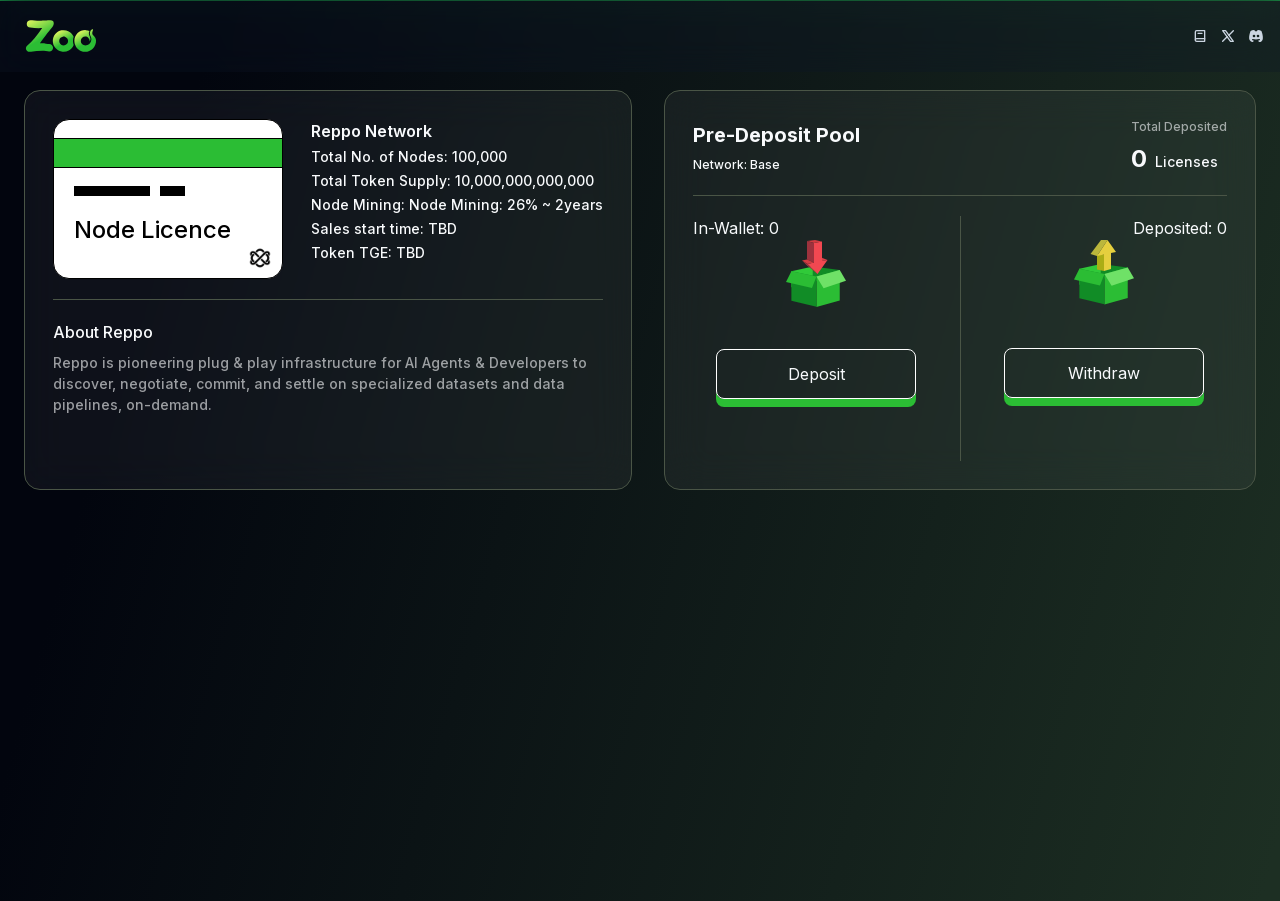
<file: pre-deposit.html>
<!DOCTYPE html><html lang="en" class=""><head><meta charSet="utf-8"/><meta name="viewport" content="width=device-width, initial-scale=1"/><link rel="preload" href="/_next/static/media/e4af272ccee01ff0-s.p.woff2" as="font" crossorigin="" type="font/woff2"/><link rel="stylesheet" href="/_next/static/css/5e116f2d1c732069.css" crossorigin="" data-precedence="next"/><link rel="stylesheet" href="/_next/static/css/cd888c9c7c39b3af.css" crossorigin="" data-precedence="next"/><link rel="preload" as="script" fetchPriority="low" href="/_next/static/chunks/webpack-df3d0054bb57863f.js" crossorigin=""/><script src="/_next/static/chunks/b05271e4-c2cccfcfc26bb742.js" async="" crossorigin=""></script><script src="/_next/static/chunks/604-b4e3979bbbb32a91.js" async="" crossorigin=""></script><script src="/_next/static/chunks/main-app-c304c4ea197c1be7.js" async="" crossorigin=""></script><script src="/_next/static/chunks/6dc81886-f9a5be699ef33087.js" async=""></script><script src="/_next/static/chunks/9297c78b-9f77800578a4e18d.js" async=""></script><script src="/_next/static/chunks/49819357-d922e72e25cfce19.js" async=""></script><script src="/_next/static/chunks/2fba7bc5-89b9ea202cdf7566.js" async=""></script><script src="/_next/static/chunks/08d1c80d-f03fdb9c16223738.js" async=""></script><script src="/_next/static/chunks/6799-e0120ff2239e37d8.js" async=""></script><script src="/_next/static/chunks/1536-11253d8ebd2993e1.js" async=""></script><script src="/_next/static/chunks/5207-a8f092bdf21e304c.js" async=""></script><script src="/_next/static/chunks/5413-62126eedf27c61c5.js" async=""></script><script src="/_next/static/chunks/2431-0dc1a3263fba19c1.js" async=""></script><script src="/_next/static/chunks/1476-df3da821f4e9ccd6.js" async=""></script><script src="/_next/static/chunks/7543-e1733bcf9a5138fd.js" async=""></script><script src="/_next/static/chunks/8724-a336b488c60b17c8.js" async=""></script><script src="/_next/static/chunks/2045-d4f3bfd3e4900781.js" async=""></script><script src="/_next/static/chunks/634-8846b917d24aa81c.js" async=""></script><script src="/_next/static/chunks/9978-04c2349ffc6d2df6.js" async=""></script><script src="/_next/static/chunks/app/layout-6b46381b07174688.js" async=""></script><script src="/_next/static/chunks/4408-26c1ab465f5e3c8d.js" async=""></script><script src="/_next/static/chunks/1937-6439a77fef86e182.js" async=""></script><script src="/_next/static/chunks/app/pre-deposit/page-667cbaa830020984.js" async=""></script><link rel="preload" href="https://telegram.org/js/telegram-web-app.js?56" as="script"/><title>Zoo Finance</title><meta name="description" content="A Structured Protocol for Better Liquidity Utilization"/><meta property="og:title" content="Zoo Finance"/><meta property="og:description" content="A Structured Protocol for Better Liquidity Utilization"/><meta property="og:image" content="https://zoofi.io/Welcome.jpg"/><meta property="og:type" content="website"/><meta name="twitter:card" content="summary_large_image"/><meta name="twitter:title" content="Zoo Finance"/><meta name="twitter:description" content="A Structured Protocol for Better Liquidity Utilization"/><meta name="twitter:image" content="https://zoofi.io/Welcome.jpg"/><link rel="icon" href="/icon.svg?79cb9bbc81d79543" type="image/svg+xml" sizes="any"/><meta name="next-size-adjust"/><script src="/_next/static/chunks/polyfills-c67a75d1b6f99dc8.js" crossorigin="" noModule=""></script></head><body class="__className_f367f3 bg-stone-50 dark:bg-slate-950 dark:text-slate-50"><div class="top-loader fixed z-10 top-0 left-0 invisible"></div><div id="tooltip-root" class="fixed left-0 top-0 z-[60]"></div><script src="/_next/static/chunks/webpack-df3d0054bb57863f.js" crossorigin="" async=""></script><script>(self.__next_f=self.__next_f||[]).push([0]);self.__next_f.push([2,null])</script><script>self.__next_f.push([1,"1:HL[\"/_next/static/media/e4af272ccee01ff0-s.p.woff2\",\"font\",{\"crossOrigin\":\"\",\"type\":\"font/woff2\"}]\n2:HL[\"/_next/static/css/5e116f2d1c732069.css\",\"style\",{\"crossOrigin\":\"\"}]\n3:HL[\"/_next/static/css/cd888c9c7c39b3af.css\",\"style\",{\"crossOrigin\":\"\"}]\n0:\"$L4\"\n"])</script><script>self.__next_f.push([1,"5:I[24358,[],\"\"]\n7:I[72952,[],\"\"]\n"])</script><script>self.__next_f.push([1,"8:I[51153,[\"7495\",\"static/chunks/6dc81886-f9a5be699ef33087.js\",\"4881\",\"static/chunks/9297c78b-9f77800578a4e18d.js\",\"7622\",\"static/chunks/49819357-d922e72e25cfce19.js\",\"7073\",\"static/chunks/2fba7bc5-89b9ea202cdf7566.js\",\"6377\",\"static/chunks/08d1c80d-f03fdb9c16223738.js\",\"6799\",\"static/chunks/6799-e0120ff2239e37d8.js\",\"1536\",\"static/chunks/1536-11253d8ebd2993e1.js\",\"5207\",\"static/chunks/5207-a8f092bdf21e304c.js\",\"5413\",\"static/chunks/5413-62126eedf27c61c5.js\",\"2431\",\"static/chunks/2431-0dc1a3263fba19c1.js\",\"1476\",\"static/chunks/1476-df3da821f4e9ccd6.js\",\"7543\",\"static/chunks/7543-e1733bcf9a5138fd.js\",\"8724\",\"static/chunks/8724-a336b488c60b17c8.js\",\"2045\",\"static/chunks/2045-d4f3bfd3e4900781.js\",\"634\",\"static/chunks/634-8846b917d24aa81c.js\",\"9978\",\"static/chunks/9978-04c2349ffc6d2df6.js\",\"3185\",\"static/chunks/app/layout-6b46381b07174688.js\"],\"\"]\n"])</script><script>self.__next_f.push([1,"9:I[79946,[\"7495\",\"static/chunks/6dc81886-f9a5be699ef33087.js\",\"4881\",\"static/chunks/9297c78b-9f77800578a4e18d.js\",\"7622\",\"static/chunks/49819357-d922e72e25cfce19.js\",\"7073\",\"static/chunks/2fba7bc5-89b9ea202cdf7566.js\",\"6377\",\"static/chunks/08d1c80d-f03fdb9c16223738.js\",\"6799\",\"static/chunks/6799-e0120ff2239e37d8.js\",\"1536\",\"static/chunks/1536-11253d8ebd2993e1.js\",\"5207\",\"static/chunks/5207-a8f092bdf21e304c.js\",\"5413\",\"static/chunks/5413-62126eedf27c61c5.js\",\"2431\",\"static/chunks/2431-0dc1a3263fba19c1.js\",\"1476\",\"static/chunks/1476-df3da821f4e9ccd6.js\",\"7543\",\"static/chunks/7543-e1733bcf9a5138fd.js\",\"8724\",\"static/chunks/8724-a336b488c60b17c8.js\",\"2045\",\"static/chunks/2045-d4f3bfd3e4900781.js\",\"634\",\"static/chunks/634-8846b917d24aa81c.js\",\"9978\",\"static/chunks/9978-04c2349ffc6d2df6.js\",\"3185\",\"static/chunks/app/layout-6b46381b07174688.js\"],\"\"]\n"])</script><script>self.__next_f.push([1,"a:I[4002,[],\"\"]\nb:I[14025,[],\"\"]\nd:I[34911,[],\"\"]\n"])</script><script>self.__next_f.push([1,"e:I[66967,[\"7495\",\"static/chunks/6dc81886-f9a5be699ef33087.js\",\"4881\",\"static/chunks/9297c78b-9f77800578a4e18d.js\",\"7622\",\"static/chunks/49819357-d922e72e25cfce19.js\",\"6799\",\"static/chunks/6799-e0120ff2239e37d8.js\",\"1536\",\"static/chunks/1536-11253d8ebd2993e1.js\",\"5207\",\"static/chunks/5207-a8f092bdf21e304c.js\",\"4408\",\"static/chunks/4408-26c1ab465f5e3c8d.js\",\"5413\",\"static/chunks/5413-62126eedf27c61c5.js\",\"1937\",\"static/chunks/1937-6439a77fef86e182.js\",\"2045\",\"static/chunks/2045-d4f3bfd3e4900781.js\",\"634\",\"static/chunks/634-8846b917d24aa81c.js\",\"9978\",\"static/chunks/9978-04c2349ffc6d2df6.js\",\"1711\",\"static/chunks/app/pre-deposit/page-667cbaa830020984.js\"],\"\"]\n"])</script><script>self.__next_f.push([1,"4:[[[\"$\",\"link\",\"0\",{\"rel\":\"stylesheet\",\"href\":\"/_next/static/css/5e116f2d1c732069.css\",\"precedence\":\"next\",\"crossOrigin\":\"\"}],[\"$\",\"link\",\"1\",{\"rel\":\"stylesheet\",\"href\":\"/_next/static/css/cd888c9c7c39b3af.css\",\"precedence\":\"next\",\"crossOrigin\":\"\"}]],[\"$\",\"$L5\",null,{\"buildId\":\"0t2VlsBx70cUUmdpAA5az\",\"assetPrefix\":\"\",\"initialCanonicalUrl\":\"/pre-deposit\",\"initialTree\":[\"\",{\"children\":[\"pre-deposit\",{\"children\":[\"__PAGE__\",{}]}]},\"$undefined\",\"$undefined\",true],\"initialHead\":[false,\"$L6\"],\"globalErrorComponent\":\"$7\",\"children\":[null,[\"$\",\"html\",null,{\"lang\":\"en\",\"className\":\"\",\"suppressHydrationWarning\":true,\"children\":[[\"$\",\"head\",null,{\"children\":[\"$\",\"$L8\",null,{\"src\":\"https://telegram.org/js/telegram-web-app.js?56\",\"defer\":true}]}],[\"$\",\"body\",null,{\"className\":\"__className_f367f3 bg-stone-50 dark:bg-slate-950 dark:text-slate-50\",\"children\":[[\"$\",\"$L9\",null,{\"children\":[\"$\",\"$La\",null,{\"parallelRouterKey\":\"children\",\"segmentPath\":[\"children\"],\"loading\":\"$undefined\",\"loadingStyles\":\"$undefined\",\"hasLoading\":false,\"error\":\"$undefined\",\"errorStyles\":\"$undefined\",\"template\":[\"$\",\"$Lb\",null,{}],\"templateStyles\":\"$undefined\",\"notFound\":[[\"$\",\"title\",null,{\"children\":\"404: This page could not be found.\"}],[\"$\",\"div\",null,{\"style\":{\"fontFamily\":\"system-ui,\\\"Segoe UI\\\",Roboto,Helvetica,Arial,sans-serif,\\\"Apple Color Emoji\\\",\\\"Segoe UI Emoji\\\"\",\"height\":\"100vh\",\"textAlign\":\"center\",\"display\":\"flex\",\"flexDirection\":\"column\",\"alignItems\":\"center\",\"justifyContent\":\"center\"},\"children\":[\"$\",\"div\",null,{\"children\":[[\"$\",\"style\",null,{\"dangerouslySetInnerHTML\":{\"__html\":\"body{color:#000;background:#fff;margin:0}.next-error-h1{border-right:1px solid rgba(0,0,0,.3)}@media (prefers-color-scheme:dark){body{color:#fff;background:#000}.next-error-h1{border-right:1px solid rgba(255,255,255,.3)}}\"}}],[\"$\",\"h1\",null,{\"className\":\"next-error-h1\",\"style\":{\"display\":\"inline-block\",\"margin\":\"0 20px 0 0\",\"padding\":\"0 23px 0 0\",\"fontSize\":24,\"fontWeight\":500,\"verticalAlign\":\"top\",\"lineHeight\":\"49px\"},\"children\":\"404\"}],[\"$\",\"div\",null,{\"style\":{\"display\":\"inline-block\"},\"children\":[\"$\",\"h2\",null,{\"style\":{\"fontSize\":14,\"fontWeight\":400,\"lineHeight\":\"49px\",\"margin\":0},\"children\":\"This page could not be found.\"}]}]]}]}]],\"notFoundStyles\":[],\"childProp\":{\"current\":[\"$\",\"$La\",null,{\"parallelRouterKey\":\"children\",\"segmentPath\":[\"children\",\"pre-deposit\",\"children\"],\"loading\":\"$undefined\",\"loadingStyles\":\"$undefined\",\"hasLoading\":false,\"error\":\"$undefined\",\"errorStyles\":\"$undefined\",\"template\":[\"$\",\"$Lb\",null,{}],\"templateStyles\":\"$undefined\",\"notFound\":\"$undefined\",\"notFoundStyles\":\"$undefined\",\"childProp\":{\"current\":[\"$Lc\",[\"$\",\"$Ld\",null,{\"propsForComponent\":{\"params\":{}},\"Component\":\"$e\",\"isStaticGeneration\":true}],null],\"segment\":\"__PAGE__\"},\"styles\":[]}],\"segment\":\"pre-deposit\"},\"styles\":[]}]}],[\"$\",\"div\",null,{\"id\":\"tooltip-root\",\"className\":\"fixed left-0 top-0 z-[60]\"}]]}]]}],null]}]]\n"])</script><script>self.__next_f.push([1,"6:[[\"$\",\"meta\",\"0\",{\"charSet\":\"utf-8\"}],[\"$\",\"title\",\"1\",{\"children\":\"Zoo Finance\"}],[\"$\",\"meta\",\"2\",{\"name\":\"description\",\"content\":\"A Structured Protocol for Better Liquidity Utilization\"}],[\"$\",\"meta\",\"3\",{\"name\":\"viewport\",\"content\":\"width=device-width, initial-scale=1\"}],[\"$\",\"meta\",\"4\",{\"property\":\"og:title\",\"content\":\"Zoo Finance\"}],[\"$\",\"meta\",\"5\",{\"property\":\"og:description\",\"content\":\"A Structured Protocol for Better Liquidity Utilization\"}],[\"$\",\"meta\",\"6\",{\"property\":\"og:image\",\"content\":\"https://zoofi.io/Welcome.jpg\"}],[\"$\",\"meta\",\"7\",{\"property\":\"og:type\",\"content\":\"website\"}],[\"$\",\"meta\",\"8\",{\"name\":\"twitter:card\",\"content\":\"summary_large_image\"}],[\"$\",\"meta\",\"9\",{\"name\":\"twitter:title\",\"content\":\"Zoo Finance\"}],[\"$\",\"meta\",\"10\",{\"name\":\"twitter:description\",\"content\":\"A Structured Protocol for Better Liquidity Utilization\"}],[\"$\",\"meta\",\"11\",{\"name\":\"twitter:image\",\"content\":\"https://zoofi.io/Welcome.jpg\"}],[\"$\",\"link\",\"12\",{\"rel\":\"icon\",\"href\":\"/icon.svg?79cb9bbc81d79543\",\"type\":\"image/svg+xml\",\"sizes\":\"any\"}],[\"$\",\"meta\",\"13\",{\"name\":\"next-size-adjust\"}]]\n"])</script><script>self.__next_f.push([1,"c:null\n"])</script></body></html>
</file>
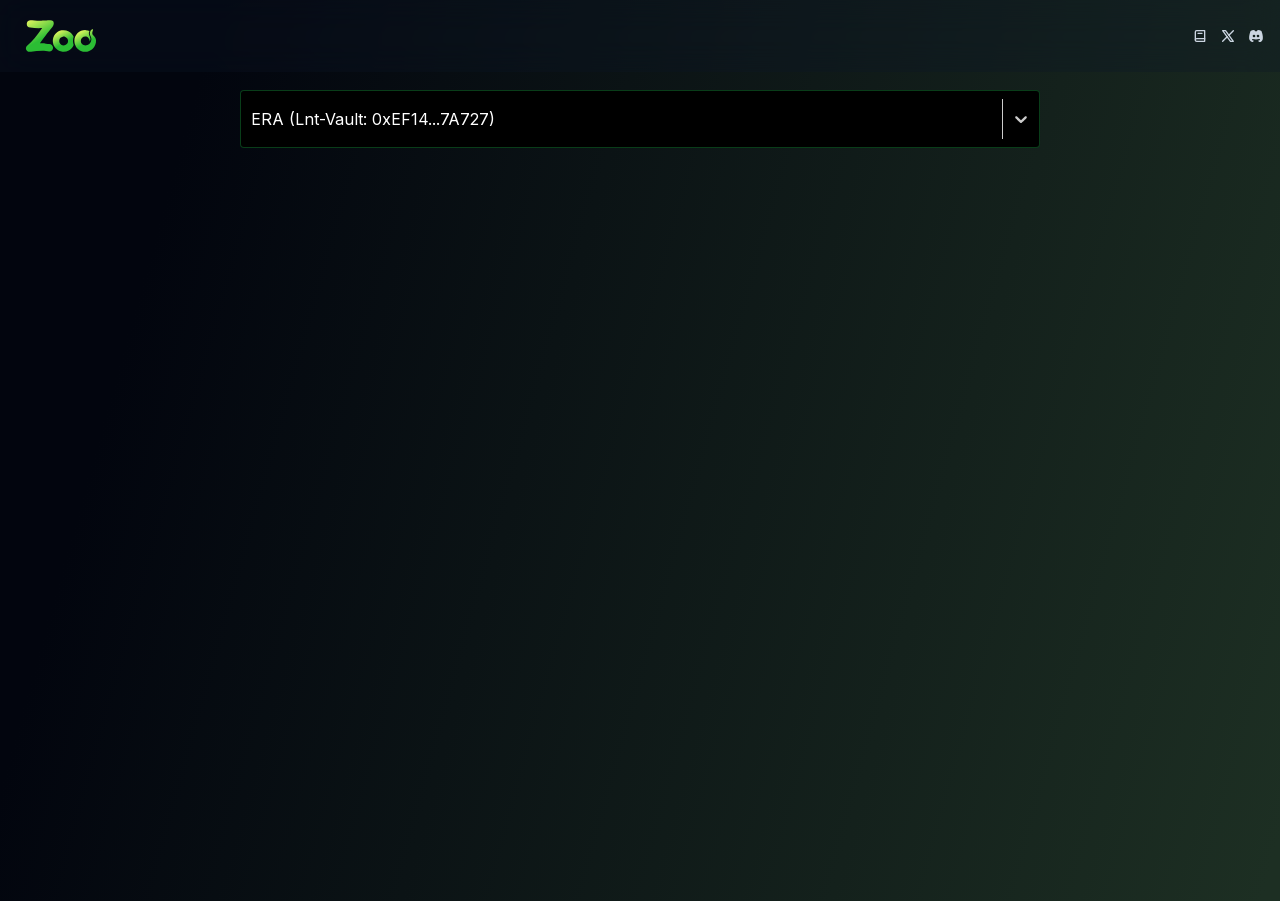
<file: tester.html>
<!DOCTYPE html><html lang="en" class=""><head><meta charSet="utf-8"/><meta name="viewport" content="width=device-width, initial-scale=1"/><link rel="preload" href="/_next/static/media/e4af272ccee01ff0-s.p.woff2" as="font" crossorigin="" type="font/woff2"/><link rel="stylesheet" href="/_next/static/css/5e116f2d1c732069.css" crossorigin="" data-precedence="next"/><link rel="stylesheet" href="/_next/static/css/cd888c9c7c39b3af.css" crossorigin="" data-precedence="next"/><link rel="preload" as="script" fetchPriority="low" href="/_next/static/chunks/webpack-df3d0054bb57863f.js" crossorigin=""/><script src="/_next/static/chunks/b05271e4-c2cccfcfc26bb742.js" async="" crossorigin=""></script><script src="/_next/static/chunks/604-b4e3979bbbb32a91.js" async="" crossorigin=""></script><script src="/_next/static/chunks/main-app-c304c4ea197c1be7.js" async="" crossorigin=""></script><script src="/_next/static/chunks/6dc81886-f9a5be699ef33087.js" async=""></script><script src="/_next/static/chunks/9297c78b-9f77800578a4e18d.js" async=""></script><script src="/_next/static/chunks/49819357-d922e72e25cfce19.js" async=""></script><script src="/_next/static/chunks/2fba7bc5-89b9ea202cdf7566.js" async=""></script><script src="/_next/static/chunks/08d1c80d-f03fdb9c16223738.js" async=""></script><script src="/_next/static/chunks/6799-e0120ff2239e37d8.js" async=""></script><script src="/_next/static/chunks/1536-11253d8ebd2993e1.js" async=""></script><script src="/_next/static/chunks/5207-a8f092bdf21e304c.js" async=""></script><script src="/_next/static/chunks/5413-62126eedf27c61c5.js" async=""></script><script src="/_next/static/chunks/2431-0dc1a3263fba19c1.js" async=""></script><script src="/_next/static/chunks/1476-df3da821f4e9ccd6.js" async=""></script><script src="/_next/static/chunks/7543-e1733bcf9a5138fd.js" async=""></script><script src="/_next/static/chunks/8724-a336b488c60b17c8.js" async=""></script><script src="/_next/static/chunks/2045-d4f3bfd3e4900781.js" async=""></script><script src="/_next/static/chunks/634-8846b917d24aa81c.js" async=""></script><script src="/_next/static/chunks/9978-04c2349ffc6d2df6.js" async=""></script><script src="/_next/static/chunks/app/layout-6b46381b07174688.js" async=""></script><script src="/_next/static/chunks/4408-26c1ab465f5e3c8d.js" async=""></script><script src="/_next/static/chunks/3960-c93caacaca07e617.js" async=""></script><script src="/_next/static/chunks/3505-70bafff3bd077164.js" async=""></script><script src="/_next/static/chunks/5631-f2980e48ed329d58.js" async=""></script><script src="/_next/static/chunks/5790-4157a3c465f15f75.js" async=""></script><script src="/_next/static/chunks/6154-05598f673dc1d4a8.js" async=""></script><script src="/_next/static/chunks/541-2bfca7ce621cc41c.js" async=""></script><script src="/_next/static/chunks/app/tester/page-c095f7c87dc33f6d.js" async=""></script><link rel="preload" href="https://telegram.org/js/telegram-web-app.js?56" as="script"/><title>Zoo Finance</title><meta name="description" content="A Structured Protocol for Better Liquidity Utilization"/><meta property="og:title" content="Zoo Finance"/><meta property="og:description" content="A Structured Protocol for Better Liquidity Utilization"/><meta property="og:image" content="https://zoofi.io/Welcome.jpg"/><meta property="og:type" content="website"/><meta name="twitter:card" content="summary_large_image"/><meta name="twitter:title" content="Zoo Finance"/><meta name="twitter:description" content="A Structured Protocol for Better Liquidity Utilization"/><meta name="twitter:image" content="https://zoofi.io/Welcome.jpg"/><link rel="icon" href="/icon.svg?79cb9bbc81d79543" type="image/svg+xml" sizes="any"/><meta name="next-size-adjust"/><script src="/_next/static/chunks/polyfills-c67a75d1b6f99dc8.js" crossorigin="" noModule=""></script></head><body class="__className_f367f3 bg-stone-50 dark:bg-slate-950 dark:text-slate-50"><div class="top-loader fixed z-10 top-0 left-0 invisible"></div><div id="tooltip-root" class="fixed left-0 top-0 z-[60]"></div><script src="/_next/static/chunks/webpack-df3d0054bb57863f.js" crossorigin="" async=""></script><script>(self.__next_f=self.__next_f||[]).push([0]);self.__next_f.push([2,null])</script><script>self.__next_f.push([1,"1:HL[\"/_next/static/media/e4af272ccee01ff0-s.p.woff2\",\"font\",{\"crossOrigin\":\"\",\"type\":\"font/woff2\"}]\n2:HL[\"/_next/static/css/5e116f2d1c732069.css\",\"style\",{\"crossOrigin\":\"\"}]\n3:HL[\"/_next/static/css/cd888c9c7c39b3af.css\",\"style\",{\"crossOrigin\":\"\"}]\n0:\"$L4\"\n"])</script><script>self.__next_f.push([1,"5:I[24358,[],\"\"]\n7:I[72952,[],\"\"]\n"])</script><script>self.__next_f.push([1,"8:I[51153,[\"7495\",\"static/chunks/6dc81886-f9a5be699ef33087.js\",\"4881\",\"static/chunks/9297c78b-9f77800578a4e18d.js\",\"7622\",\"static/chunks/49819357-d922e72e25cfce19.js\",\"7073\",\"static/chunks/2fba7bc5-89b9ea202cdf7566.js\",\"6377\",\"static/chunks/08d1c80d-f03fdb9c16223738.js\",\"6799\",\"static/chunks/6799-e0120ff2239e37d8.js\",\"1536\",\"static/chunks/1536-11253d8ebd2993e1.js\",\"5207\",\"static/chunks/5207-a8f092bdf21e304c.js\",\"5413\",\"static/chunks/5413-62126eedf27c61c5.js\",\"2431\",\"static/chunks/2431-0dc1a3263fba19c1.js\",\"1476\",\"static/chunks/1476-df3da821f4e9ccd6.js\",\"7543\",\"static/chunks/7543-e1733bcf9a5138fd.js\",\"8724\",\"static/chunks/8724-a336b488c60b17c8.js\",\"2045\",\"static/chunks/2045-d4f3bfd3e4900781.js\",\"634\",\"static/chunks/634-8846b917d24aa81c.js\",\"9978\",\"static/chunks/9978-04c2349ffc6d2df6.js\",\"3185\",\"static/chunks/app/layout-6b46381b07174688.js\"],\"\"]\n"])</script><script>self.__next_f.push([1,"9:I[79946,[\"7495\",\"static/chunks/6dc81886-f9a5be699ef33087.js\",\"4881\",\"static/chunks/9297c78b-9f77800578a4e18d.js\",\"7622\",\"static/chunks/49819357-d922e72e25cfce19.js\",\"7073\",\"static/chunks/2fba7bc5-89b9ea202cdf7566.js\",\"6377\",\"static/chunks/08d1c80d-f03fdb9c16223738.js\",\"6799\",\"static/chunks/6799-e0120ff2239e37d8.js\",\"1536\",\"static/chunks/1536-11253d8ebd2993e1.js\",\"5207\",\"static/chunks/5207-a8f092bdf21e304c.js\",\"5413\",\"static/chunks/5413-62126eedf27c61c5.js\",\"2431\",\"static/chunks/2431-0dc1a3263fba19c1.js\",\"1476\",\"static/chunks/1476-df3da821f4e9ccd6.js\",\"7543\",\"static/chunks/7543-e1733bcf9a5138fd.js\",\"8724\",\"static/chunks/8724-a336b488c60b17c8.js\",\"2045\",\"static/chunks/2045-d4f3bfd3e4900781.js\",\"634\",\"static/chunks/634-8846b917d24aa81c.js\",\"9978\",\"static/chunks/9978-04c2349ffc6d2df6.js\",\"3185\",\"static/chunks/app/layout-6b46381b07174688.js\"],\"\"]\n"])</script><script>self.__next_f.push([1,"a:I[4002,[],\"\"]\nb:I[14025,[],\"\"]\nd:I[34911,[],\"\"]\n"])</script><script>self.__next_f.push([1,"e:I[71080,[\"7495\",\"static/chunks/6dc81886-f9a5be699ef33087.js\",\"4881\",\"static/chunks/9297c78b-9f77800578a4e18d.js\",\"7622\",\"static/chunks/49819357-d922e72e25cfce19.js\",\"6799\",\"static/chunks/6799-e0120ff2239e37d8.js\",\"1536\",\"static/chunks/1536-11253d8ebd2993e1.js\",\"5207\",\"static/chunks/5207-a8f092bdf21e304c.js\",\"4408\",\"static/chunks/4408-26c1ab465f5e3c8d.js\",\"3960\",\"static/chunks/3960-c93caacaca07e617.js\",\"3505\",\"static/chunks/3505-70bafff3bd077164.js\",\"5631\",\"static/chunks/5631-f2980e48ed329d58.js\",\"5790\",\"static/chunks/5790-4157a3c465f15f75.js\",\"2045\",\"static/chunks/2045-d4f3bfd3e4900781.js\",\"634\",\"static/chunks/634-8846b917d24aa81c.js\",\"6154\",\"static/chunks/6154-05598f673dc1d4a8.js\",\"541\",\"static/chunks/541-2bfca7ce621cc41c.js\",\"6161\",\"static/chunks/app/tester/page-c095f7c87dc33f6d.js\"],\"\"]\n"])</script><script>self.__next_f.push([1,"4:[[[\"$\",\"link\",\"0\",{\"rel\":\"stylesheet\",\"href\":\"/_next/static/css/5e116f2d1c732069.css\",\"precedence\":\"next\",\"crossOrigin\":\"\"}],[\"$\",\"link\",\"1\",{\"rel\":\"stylesheet\",\"href\":\"/_next/static/css/cd888c9c7c39b3af.css\",\"precedence\":\"next\",\"crossOrigin\":\"\"}]],[\"$\",\"$L5\",null,{\"buildId\":\"0t2VlsBx70cUUmdpAA5az\",\"assetPrefix\":\"\",\"initialCanonicalUrl\":\"/tester\",\"initialTree\":[\"\",{\"children\":[\"tester\",{\"children\":[\"__PAGE__\",{}]}]},\"$undefined\",\"$undefined\",true],\"initialHead\":[false,\"$L6\"],\"globalErrorComponent\":\"$7\",\"children\":[null,[\"$\",\"html\",null,{\"lang\":\"en\",\"className\":\"\",\"suppressHydrationWarning\":true,\"children\":[[\"$\",\"head\",null,{\"children\":[\"$\",\"$L8\",null,{\"src\":\"https://telegram.org/js/telegram-web-app.js?56\",\"defer\":true}]}],[\"$\",\"body\",null,{\"className\":\"__className_f367f3 bg-stone-50 dark:bg-slate-950 dark:text-slate-50\",\"children\":[[\"$\",\"$L9\",null,{\"children\":[\"$\",\"$La\",null,{\"parallelRouterKey\":\"children\",\"segmentPath\":[\"children\"],\"loading\":\"$undefined\",\"loadingStyles\":\"$undefined\",\"hasLoading\":false,\"error\":\"$undefined\",\"errorStyles\":\"$undefined\",\"template\":[\"$\",\"$Lb\",null,{}],\"templateStyles\":\"$undefined\",\"notFound\":[[\"$\",\"title\",null,{\"children\":\"404: This page could not be found.\"}],[\"$\",\"div\",null,{\"style\":{\"fontFamily\":\"system-ui,\\\"Segoe UI\\\",Roboto,Helvetica,Arial,sans-serif,\\\"Apple Color Emoji\\\",\\\"Segoe UI Emoji\\\"\",\"height\":\"100vh\",\"textAlign\":\"center\",\"display\":\"flex\",\"flexDirection\":\"column\",\"alignItems\":\"center\",\"justifyContent\":\"center\"},\"children\":[\"$\",\"div\",null,{\"children\":[[\"$\",\"style\",null,{\"dangerouslySetInnerHTML\":{\"__html\":\"body{color:#000;background:#fff;margin:0}.next-error-h1{border-right:1px solid rgba(0,0,0,.3)}@media (prefers-color-scheme:dark){body{color:#fff;background:#000}.next-error-h1{border-right:1px solid rgba(255,255,255,.3)}}\"}}],[\"$\",\"h1\",null,{\"className\":\"next-error-h1\",\"style\":{\"display\":\"inline-block\",\"margin\":\"0 20px 0 0\",\"padding\":\"0 23px 0 0\",\"fontSize\":24,\"fontWeight\":500,\"verticalAlign\":\"top\",\"lineHeight\":\"49px\"},\"children\":\"404\"}],[\"$\",\"div\",null,{\"style\":{\"display\":\"inline-block\"},\"children\":[\"$\",\"h2\",null,{\"style\":{\"fontSize\":14,\"fontWeight\":400,\"lineHeight\":\"49px\",\"margin\":0},\"children\":\"This page could not be found.\"}]}]]}]}]],\"notFoundStyles\":[],\"childProp\":{\"current\":[\"$\",\"$La\",null,{\"parallelRouterKey\":\"children\",\"segmentPath\":[\"children\",\"tester\",\"children\"],\"loading\":\"$undefined\",\"loadingStyles\":\"$undefined\",\"hasLoading\":false,\"error\":\"$undefined\",\"errorStyles\":\"$undefined\",\"template\":[\"$\",\"$Lb\",null,{}],\"templateStyles\":\"$undefined\",\"notFound\":\"$undefined\",\"notFoundStyles\":\"$undefined\",\"childProp\":{\"current\":[\"$Lc\",[\"$\",\"$Ld\",null,{\"propsForComponent\":{\"params\":{}},\"Component\":\"$e\",\"isStaticGeneration\":true}],null],\"segment\":\"__PAGE__\"},\"styles\":[]}],\"segment\":\"tester\"},\"styles\":[]}]}],[\"$\",\"div\",null,{\"id\":\"tooltip-root\",\"className\":\"fixed left-0 top-0 z-[60]\"}]]}]]}],null]}]]\n"])</script><script>self.__next_f.push([1,"6:[[\"$\",\"meta\",\"0\",{\"charSet\":\"utf-8\"}],[\"$\",\"title\",\"1\",{\"children\":\"Zoo Finance\"}],[\"$\",\"meta\",\"2\",{\"name\":\"description\",\"content\":\"A Structured Protocol for Better Liquidity Utilization\"}],[\"$\",\"meta\",\"3\",{\"name\":\"viewport\",\"content\":\"width=device-width, initial-scale=1\"}],[\"$\",\"meta\",\"4\",{\"property\":\"og:title\",\"content\":\"Zoo Finance\"}],[\"$\",\"meta\",\"5\",{\"property\":\"og:description\",\"content\":\"A Structured Protocol for Better Liquidity Utilization\"}],[\"$\",\"meta\",\"6\",{\"property\":\"og:image\",\"content\":\"https://zoofi.io/Welcome.jpg\"}],[\"$\",\"meta\",\"7\",{\"property\":\"og:type\",\"content\":\"website\"}],[\"$\",\"meta\",\"8\",{\"name\":\"twitter:card\",\"content\":\"summary_large_image\"}],[\"$\",\"meta\",\"9\",{\"name\":\"twitter:title\",\"content\":\"Zoo Finance\"}],[\"$\",\"meta\",\"10\",{\"name\":\"twitter:description\",\"content\":\"A Structured Protocol for Better Liquidity Utilization\"}],[\"$\",\"meta\",\"11\",{\"name\":\"twitter:image\",\"content\":\"https://zoofi.io/Welcome.jpg\"}],[\"$\",\"link\",\"12\",{\"rel\":\"icon\",\"href\":\"/icon.svg?79cb9bbc81d79543\",\"type\":\"image/svg+xml\",\"sizes\":\"any\"}],[\"$\",\"meta\",\"13\",{\"name\":\"next-size-adjust\"}]]\n"])</script><script>self.__next_f.push([1,"c:null\n"])</script></body></html>
</file>
<file: _next/static/css/5e116f2d1c732069.css>
@font-face{font-family:swiper-icons;src:url("data:application/font-woff;charset=utf-8;base64, [base64]//wADZ2x5ZgAAAywAAADMAAAD2MHtryVoZWFkAAABbAAAADAAAAA2E2+eoWhoZWEAAAGcAAAAHwAAACQC9gDzaG10eAAAAigAAAAZAAAArgJkABFsb2NhAAAC0AAAAFoAAABaFQAUGG1heHAAAAG8AAAAHwAAACAAcABAbmFtZQAAA/gAAAE5AAACXvFdBwlwb3N0AAAFNAAAAGIAAACE5s74hXjaY2BkYGAAYpf5Hu/j+W2+MnAzMYDAzaX6QjD6/4//Bxj5GA8AuRwMYGkAPywL13jaY2BkYGA88P8Agx4j+/8fQDYfA1AEBWgDAIB2BOoAeNpjYGRgYNBh4GdgYgABEMnIABJzYNADCQAACWgAsQB42mNgYfzCOIGBlYGB0YcxjYGBwR1Kf2WQZGhhYGBiYGVmgAFGBiQQkOaawtDAoMBQxXjg/wEGPcYDDA4wNUA2CCgwsAAAO4EL6gAAeNpj2M0gyAACqxgGNWBkZ2D4/wMA+xkDdgAAAHjaY2BgYGaAYBkGRgYQiAHyGMF8FgYHIM3DwMHABGQrMOgyWDLEM1T9/w8UBfEMgLzE////P/5//f/V/xv+r4eaAAeMbAxwIUYmIMHEgKYAYjUcsDAwsLKxc3BycfPw8jEQA/[base64]/uznmfPFBNODM2K7MTQ45YEAZqGP81AmGGcF3iPqOop0r1SPTaTbVkfUe4HXj97wYE+yNwWYxwWu4v1ugWHgo3S1XdZEVqWM7ET0cfnLGxWfkgR42o2PvWrDMBSFj/IHLaF0zKjRgdiVMwScNRAoWUoH78Y2icB/yIY09An6AH2Bdu/UB+yxopYshQiEvnvu0dURgDt8QeC8PDw7Fpji3fEA4z/PEJ6YOB5hKh4dj3EvXhxPqH/SKUY3rJ7srZ4FZnh1PMAtPhwP6fl2PMJMPDgeQ4rY8YT6Gzao0eAEA409DuggmTnFnOcSCiEiLMgxCiTI6Cq5DZUd3Qmp10vO0LaLTd2cjN4fOumlc7lUYbSQcZFkutRG7g6JKZKy0RmdLY680CDnEJ+UMkpFFe1RN7nxdVpXrC4aTtnaurOnYercZg2YVmLN/d/gczfEimrE/fs/bOuq29Zmn8tloORaXgZgGa78yO9/cnXm2BpaGvq25Dv9S4E9+5SIc9PqupJKhYFSSl47+Qcr1mYNAAAAeNptw0cKwkAAAMDZJA8Q7OUJvkLsPfZ6zFVERPy8qHh2YER+3i/BP83vIBLLySsoKimrqKqpa2hp6+jq6RsYGhmbmJqZSy0sraxtbO3sHRydnEMU4uR6yx7JJXveP7WrDycAAAAAAAH//wACeNpjYGRgYOABYhkgZgJCZgZNBkYGLQZtIJsFLMYAAAw3ALgAeNolizEKgDAQBCchRbC2sFER0YD6qVQiBCv/H9ezGI6Z5XBAw8CBK/m5iQQVauVbXLnOrMZv2oLdKFa8Pjuru2hJzGabmOSLzNMzvutpB3N42mNgZGBg4GKQYzBhYMxJLMlj4GBgAYow/P/PAJJhLM6sSoWKfWCAAwDAjgbRAAB42mNgYGBkAIIbCZo5IPrmUn0hGA0AO8EFTQAA");font-weight:400;font-style:normal}:root{--swiper-theme-color:#007aff}:host{position:relative;display:block;margin-left:auto;margin-right:auto;z-index:1}.swiper{margin-left:auto;margin-right:auto;position:relative;overflow:hidden;list-style:none;padding:0;z-index:1;display:block}.swiper-vertical>.swiper-wrapper{flex-direction:column}.swiper-wrapper{position:relative;width:100%;height:100%;z-index:1;display:flex;transition-property:transform;transition-timing-function:var(--swiper-wrapper-transition-timing-function,initial);box-sizing:content-box}.swiper-android .swiper-slide,.swiper-ios .swiper-slide,.swiper-wrapper{transform:translateZ(0)}.swiper-horizontal{touch-action:pan-y}.swiper-vertical{touch-action:pan-x}.swiper-slide{flex-shrink:0;width:100%;height:100%;position:relative;transition-property:transform;display:block}.swiper-slide-invisible-blank{visibility:hidden}.swiper-autoheight,.swiper-autoheight .swiper-slide{height:auto}.swiper-autoheight .swiper-wrapper{align-items:flex-start;transition-property:transform,height}.swiper-backface-hidden .swiper-slide{transform:translateZ(0);backface-visibility:hidden}.swiper-3d.swiper-css-mode .swiper-wrapper{perspective:1200px}.swiper-3d .swiper-wrapper{transform-style:preserve-3d}.swiper-3d{perspective:1200px}.swiper-3d .swiper-cube-shadow,.swiper-3d .swiper-slide{transform-style:preserve-3d}.swiper-css-mode>.swiper-wrapper{overflow:auto;scrollbar-width:none;-ms-overflow-style:none}.swiper-css-mode>.swiper-wrapper::-webkit-scrollbar{display:none}.swiper-css-mode>.swiper-wrapper>.swiper-slide{scroll-snap-align:start start}.swiper-css-mode.swiper-horizontal>.swiper-wrapper{scroll-snap-type:x mandatory}.swiper-css-mode.swiper-vertical>.swiper-wrapper{scroll-snap-type:y mandatory}.swiper-css-mode.swiper-free-mode>.swiper-wrapper{scroll-snap-type:none}.swiper-css-mode.swiper-free-mode>.swiper-wrapper>.swiper-slide{scroll-snap-align:none}.swiper-css-mode.swiper-centered>.swiper-wrapper:before{content:"";flex-shrink:0;order:9999}.swiper-css-mode.swiper-centered>.swiper-wrapper>.swiper-slide{scroll-snap-align:center center;scroll-snap-stop:always}.swiper-css-mode.swiper-centered.swiper-horizontal>.swiper-wrapper>.swiper-slide:first-child{margin-inline-start:var(--swiper-centered-offset-before)}.swiper-css-mode.swiper-centered.swiper-horizontal>.swiper-wrapper:before{height:100%;min-height:1px;width:var(--swiper-centered-offset-after)}.swiper-css-mode.swiper-centered.swiper-vertical>.swiper-wrapper>.swiper-slide:first-child{margin-block-start:var(--swiper-centered-offset-before)}.swiper-css-mode.swiper-centered.swiper-vertical>.swiper-wrapper:before{width:100%;min-width:1px;height:var(--swiper-centered-offset-after)}.swiper-3d .swiper-slide-shadow,.swiper-3d .swiper-slide-shadow-bottom,.swiper-3d .swiper-slide-shadow-left,.swiper-3d .swiper-slide-shadow-right,.swiper-3d .swiper-slide-shadow-top{position:absolute;left:0;top:0;width:100%;height:100%;pointer-events:none;z-index:10}.swiper-3d .swiper-slide-shadow{background:rgba(0,0,0,.15)}.swiper-3d .swiper-slide-shadow-left{background-image:linear-gradient(270deg,rgba(0,0,0,.5),transparent)}.swiper-3d .swiper-slide-shadow-right{background-image:linear-gradient(90deg,rgba(0,0,0,.5),transparent)}.swiper-3d .swiper-slide-shadow-top{background-image:linear-gradient(0deg,rgba(0,0,0,.5),transparent)}.swiper-3d .swiper-slide-shadow-bottom{background-image:linear-gradient(180deg,rgba(0,0,0,.5),transparent)}.swiper-lazy-preloader{width:42px;height:42px;position:absolute;left:50%;top:50%;margin-left:-21px;margin-top:-21px;z-index:10;transform-origin:50%;box-sizing:border-box;border-radius:50%;border:4px solid var(--swiper-preloader-color,var(--swiper-theme-color));border-top:4px solid transparent}.swiper-watch-progress .swiper-slide-visible .swiper-lazy-preloader,.swiper:not(.swiper-watch-progress) .swiper-lazy-preloader{animation:swiper-preloader-spin 1s linear infinite}.swiper-lazy-preloader-white{--swiper-preloader-color:#fff}.swiper-lazy-preloader-black{--swiper-preloader-color:#000}@keyframes swiper-preloader-spin{0%{transform:rotate(0deg)}to{transform:rotate(1turn)}}.swiper-pagination{position:absolute;text-align:center;transition:opacity .3s;transform:translateZ(0);z-index:10}.swiper-pagination.swiper-pagination-hidden{opacity:0}.swiper-pagination-disabled>.swiper-pagination,.swiper-pagination.swiper-pagination-disabled{display:none!important}.swiper-horizontal>.swiper-pagination-bullets,.swiper-pagination-bullets.swiper-pagination-horizontal,.swiper-pagination-custom,.swiper-pagination-fraction{bottom:var(--swiper-pagination-bottom,8px);top:var(--swiper-pagination-top,auto);left:0;width:100%}.swiper-pagination-bullets-dynamic{overflow:hidden;font-size:0}.swiper-pagination-bullets-dynamic .swiper-pagination-bullet{transform:scale(.33);position:relative}.swiper-pagination-bullets-dynamic .swiper-pagination-bullet-active,.swiper-pagination-bullets-dynamic .swiper-pagination-bullet-active-main{transform:scale(1)}.swiper-pagination-bullets-dynamic .swiper-pagination-bullet-active-prev{transform:scale(.66)}.swiper-pagination-bullets-dynamic .swiper-pagination-bullet-active-prev-prev{transform:scale(.33)}.swiper-pagination-bullets-dynamic .swiper-pagination-bullet-active-next{transform:scale(.66)}.swiper-pagination-bullets-dynamic .swiper-pagination-bullet-active-next-next{transform:scale(.33)}.swiper-pagination-bullet{width:var(--swiper-pagination-bullet-width,var(--swiper-pagination-bullet-size,8px));height:var(--swiper-pagination-bullet-height,var(--swiper-pagination-bullet-size,8px));display:inline-block;border-radius:var(--swiper-pagination-bullet-border-radius,50%);background:var(--swiper-pagination-bullet-inactive-color,#000);opacity:var(--swiper-pagination-bullet-inactive-opacity,.2)}button.swiper-pagination-bullet{border:none;margin:0;padding:0;box-shadow:none;-webkit-appearance:none;-moz-appearance:none;appearance:none}.swiper-pagination-clickable .swiper-pagination-bullet{cursor:pointer}.swiper-pagination-bullet:only-child{display:none!important}.swiper-pagination-bullet-active{opacity:var(--swiper-pagination-bullet-opacity,1);background:var(--swiper-pagination-color,var(--swiper-theme-color))}.swiper-pagination-vertical.swiper-pagination-bullets,.swiper-vertical>.swiper-pagination-bullets{right:var(--swiper-pagination-right,8px);left:var(--swiper-pagination-left,auto);top:50%;transform:translate3d(0,-50%,0)}.swiper-pagination-vertical.swiper-pagination-bullets .swiper-pagination-bullet,.swiper-vertical>.swiper-pagination-bullets .swiper-pagination-bullet{margin:var(--swiper-pagination-bullet-vertical-gap,6px) 0;display:block}.swiper-pagination-vertical.swiper-pagination-bullets.swiper-pagination-bullets-dynamic,.swiper-vertical>.swiper-pagination-bullets.swiper-pagination-bullets-dynamic{top:50%;transform:translateY(-50%);width:8px}.swiper-pagination-vertical.swiper-pagination-bullets.swiper-pagination-bullets-dynamic .swiper-pagination-bullet,.swiper-vertical>.swiper-pagination-bullets.swiper-pagination-bullets-dynamic .swiper-pagination-bullet{display:inline-block;transition:transform .2s,top .2s}.swiper-horizontal>.swiper-pagination-bullets .swiper-pagination-bullet,.swiper-pagination-horizontal.swiper-pagination-bullets .swiper-pagination-bullet{margin:0 var(--swiper-pagination-bullet-horizontal-gap,4px)}.swiper-horizontal>.swiper-pagination-bullets.swiper-pagination-bullets-dynamic,.swiper-pagination-horizontal.swiper-pagination-bullets.swiper-pagination-bullets-dynamic{left:50%;transform:translateX(-50%);white-space:nowrap}.swiper-horizontal>.swiper-pagination-bullets.swiper-pagination-bullets-dynamic .swiper-pagination-bullet,.swiper-pagination-horizontal.swiper-pagination-bullets.swiper-pagination-bullets-dynamic .swiper-pagination-bullet{transition:transform .2s,left .2s}.swiper-horizontal.swiper-rtl>.swiper-pagination-bullets-dynamic .swiper-pagination-bullet{transition:transform .2s,right .2s}.swiper-pagination-fraction{color:var(--swiper-pagination-fraction-color,inherit)}.swiper-pagination-progressbar{background:var(--swiper-pagination-progressbar-bg-color,rgba(0,0,0,.25));position:absolute}.swiper-pagination-progressbar .swiper-pagination-progressbar-fill{background:var(--swiper-pagination-color,var(--swiper-theme-color));position:absolute;left:0;top:0;width:100%;height:100%;transform:scale(0);transform-origin:left top}.swiper-rtl .swiper-pagination-progressbar .swiper-pagination-progressbar-fill{transform-origin:right top}.swiper-horizontal>.swiper-pagination-progressbar,.swiper-pagination-progressbar.swiper-pagination-horizontal,.swiper-pagination-progressbar.swiper-pagination-vertical.swiper-pagination-progressbar-opposite,.swiper-vertical>.swiper-pagination-progressbar.swiper-pagination-progressbar-opposite{width:100%;height:var(--swiper-pagination-progressbar-size,4px);left:0;top:0}.swiper-horizontal>.swiper-pagination-progressbar.swiper-pagination-progressbar-opposite,.swiper-pagination-progressbar.swiper-pagination-horizontal.swiper-pagination-progressbar-opposite,.swiper-pagination-progressbar.swiper-pagination-vertical,.swiper-vertical>.swiper-pagination-progressbar{width:var(--swiper-pagination-progressbar-size,4px);height:100%;left:0;top:0}.swiper-pagination-lock{display:none}:root{--swiper-navigation-size:44px}.swiper-button-next,.swiper-button-prev{position:absolute;top:var(--swiper-navigation-top-offset,50%);width:calc(var(--swiper-navigation-size) / 44 * 27);height:var(--swiper-navigation-size);margin-top:calc(0px - (var(--swiper-navigation-size) / 2));z-index:10;cursor:pointer;display:flex;align-items:center;justify-content:center;color:var(--swiper-navigation-color,var(--swiper-theme-color))}.swiper-button-next.swiper-button-disabled,.swiper-button-prev.swiper-button-disabled{opacity:.35;cursor:auto;pointer-events:none}.swiper-button-next.swiper-button-hidden,.swiper-button-prev.swiper-button-hidden{opacity:0;cursor:auto;pointer-events:none}.swiper-navigation-disabled .swiper-button-next,.swiper-navigation-disabled .swiper-button-prev{display:none!important}.swiper-button-next svg,.swiper-button-prev svg{width:100%;height:100%;-o-object-fit:contain;object-fit:contain;transform-origin:center}.swiper-rtl .swiper-button-next svg,.swiper-rtl .swiper-button-prev svg{transform:rotate(180deg)}.swiper-button-prev,.swiper-rtl .swiper-button-next{left:var(--swiper-navigation-sides-offset,10px);right:auto}.swiper-button-lock{display:none}.swiper-button-next:after,.swiper-button-prev:after{font-family:swiper-icons;font-size:var(--swiper-navigation-size);text-transform:none!important;letter-spacing:0;font-variant:normal;line-height:1}.swiper-button-prev:after,.swiper-rtl .swiper-button-next:after{content:"prev"}.swiper-button-next,.swiper-rtl .swiper-button-prev{right:var(--swiper-navigation-sides-offset,10px);left:auto}.swiper-button-next:after,.swiper-rtl .swiper-button-prev:after{content:"next"}[data-rk] .iekbcc0{border:0;box-sizing:border-box;font-size:100%;line-height:normal;margin:0;padding:0;text-align:left;vertical-align:baseline;-webkit-tap-highlight-color:transparent}[data-rk] .iekbcc1{list-style:none}[data-rk] .iekbcc2{quotes:none}[data-rk] .iekbcc2:after,[data-rk] .iekbcc2:before{content:""}[data-rk] .iekbcc3{border-collapse:collapse;border-spacing:0}[data-rk] .iekbcc4{-webkit-appearance:none;-moz-appearance:none;appearance:none}[data-rk] .iekbcc5{outline:none}[data-rk] .iekbcc5::-moz-placeholder{opacity:1}[data-rk] .iekbcc5::placeholder{opacity:1}[data-rk] .iekbcc6{background-color:transparent;color:inherit}[data-rk] .iekbcc7:disabled{opacity:1}[data-rk] .iekbcc7::-ms-expand,[data-rk] .iekbcc8::-ms-clear{display:none}[data-rk] .iekbcc8::-webkit-search-cancel-button{-webkit-appearance:none}[data-rk] .iekbcc9{background:none;cursor:pointer;text-align:left}[data-rk] .iekbcca{color:inherit;text-decoration:none}[data-rk] .ju367v0{align-items:flex-start}[data-rk] .ju367v2{align-items:flex-end}[data-rk] .ju367v4{align-items:center}[data-rk] .ju367v6{display:none}[data-rk] .ju367v8{display:block}[data-rk] .ju367va{display:flex}[data-rk] .ju367vc{display:inline}[data-rk] .ju367ve{align-self:flex-start}[data-rk] .ju367vf{align-self:flex-end}[data-rk] .ju367vg{align-self:center}[data-rk] .ju367vh{background-size:cover}[data-rk] .ju367vi{border-radius:1px}[data-rk] .ju367vj{border-radius:6px}[data-rk] .ju367vk{border-radius:10px}[data-rk] .ju367vl{border-radius:13px}[data-rk] .ju367vm{border-radius:var(--rk-radii-actionButton)}[data-rk] .ju367vn{border-radius:var(--rk-radii-connectButton)}[data-rk] .ju367vo{border-radius:var(--rk-radii-menuButton)}[data-rk] .ju367vp{border-radius:var(--rk-radii-modal)}[data-rk] .ju367vq{border-radius:var(--rk-radii-modalMobile)}[data-rk] .ju367vr{border-radius:25%}[data-rk] .ju367vs{border-radius:9999px}[data-rk] .ju367vt{border-style:solid}[data-rk] .ju367vu{border-width:0}[data-rk] .ju367vv{border-width:1px}[data-rk] .ju367vw{border-width:2px}[data-rk] .ju367vx{border-width:4px}[data-rk] .ju367vy{cursor:pointer}[data-rk] .ju367vz{cursor:none}[data-rk] .ju367v10{pointer-events:none}[data-rk] .ju367v11{pointer-events:all}[data-rk] .ju367v12{min-height:8px}[data-rk] .ju367v13{min-height:44px}[data-rk] .ju367v14{flex-direction:row}[data-rk] .ju367v15{flex-direction:column}[data-rk] .ju367v16{font-family:var(--rk-fonts-body)}[data-rk] .ju367v17{font-size:12px;line-height:18px}[data-rk] .ju367v18{font-size:13px;line-height:18px}[data-rk] .ju367v19{font-size:14px;line-height:18px}[data-rk] .ju367v1a{font-size:16px;line-height:20px}[data-rk] .ju367v1b{font-size:18px;line-height:24px}[data-rk] .ju367v1c{font-size:20px;line-height:24px}[data-rk] .ju367v1d{font-size:23px;line-height:29px}[data-rk] .ju367v1e{font-weight:400}[data-rk] .ju367v1f{font-weight:500}[data-rk] .ju367v1g{font-weight:600}[data-rk] .ju367v1h{font-weight:700}[data-rk] .ju367v1i{font-weight:800}[data-rk] .ju367v1j{gap:0}[data-rk] .ju367v1k{gap:1px}[data-rk] .ju367v1l{gap:2px}[data-rk] .ju367v1m{gap:3px}[data-rk] .ju367v1n{gap:4px}[data-rk] .ju367v1o{gap:5px}[data-rk] .ju367v1p{gap:6px}[data-rk] .ju367v1q{gap:8px}[data-rk] .ju367v1r{gap:10px}[data-rk] .ju367v1s{gap:12px}[data-rk] .ju367v1t{gap:14px}[data-rk] .ju367v1u{gap:16px}[data-rk] .ju367v1v{gap:18px}[data-rk] .ju367v1w{gap:20px}[data-rk] .ju367v1x{gap:24px}[data-rk] .ju367v1y{gap:28px}[data-rk] .ju367v1z{gap:32px}[data-rk] .ju367v20{gap:36px}[data-rk] .ju367v21{gap:44px}[data-rk] .ju367v22{gap:64px}[data-rk] .ju367v23{gap:-1px}[data-rk] .ju367v24{height:1px}[data-rk] .ju367v25{height:2px}[data-rk] .ju367v26{height:4px}[data-rk] .ju367v27{height:8px}[data-rk] .ju367v28{height:12px}[data-rk] .ju367v29{height:20px}[data-rk] .ju367v2a{height:24px}[data-rk] .ju367v2b{height:28px}[data-rk] .ju367v2c{height:30px}[data-rk] .ju367v2d{height:32px}[data-rk] .ju367v2e{height:34px}[data-rk] .ju367v2f{height:36px}[data-rk] .ju367v2g{height:40px}[data-rk] .ju367v2h{height:44px}[data-rk] .ju367v2i{height:48px}[data-rk] .ju367v2j{height:54px}[data-rk] .ju367v2k{height:60px}[data-rk] .ju367v2l{height:200px}[data-rk] .ju367v2m{height:100%}[data-rk] .ju367v2n{height:-moz-max-content;height:max-content}[data-rk] .ju367v2o{justify-content:flex-start}[data-rk] .ju367v2p{justify-content:flex-end}[data-rk] .ju367v2q{justify-content:center}[data-rk] .ju367v2r{justify-content:space-between}[data-rk] .ju367v2s{justify-content:space-around}[data-rk] .ju367v2t{text-align:left}[data-rk] .ju367v2u{text-align:center}[data-rk] .ju367v2v{text-align:inherit}[data-rk] .ju367v2w{margin-bottom:0}[data-rk] .ju367v2x{margin-bottom:1px}[data-rk] .ju367v2y{margin-bottom:2px}[data-rk] .ju367v2z{margin-bottom:3px}[data-rk] .ju367v30{margin-bottom:4px}[data-rk] .ju367v31{margin-bottom:5px}[data-rk] .ju367v32{margin-bottom:6px}[data-rk] .ju367v33{margin-bottom:8px}[data-rk] .ju367v34{margin-bottom:10px}[data-rk] .ju367v35{margin-bottom:12px}[data-rk] .ju367v36{margin-bottom:14px}[data-rk] .ju367v37{margin-bottom:16px}[data-rk] .ju367v38{margin-bottom:18px}[data-rk] .ju367v39{margin-bottom:20px}[data-rk] .ju367v3a{margin-bottom:24px}[data-rk] .ju367v3b{margin-bottom:28px}[data-rk] .ju367v3c{margin-bottom:32px}[data-rk] .ju367v3d{margin-bottom:36px}[data-rk] .ju367v3e{margin-bottom:44px}[data-rk] .ju367v3f{margin-bottom:64px}[data-rk] .ju367v3g{margin-bottom:-1px}[data-rk] .ju367v3h{margin-left:0}[data-rk] .ju367v3i{margin-left:1px}[data-rk] .ju367v3j{margin-left:2px}[data-rk] .ju367v3k{margin-left:3px}[data-rk] .ju367v3l{margin-left:4px}[data-rk] .ju367v3m{margin-left:5px}[data-rk] .ju367v3n{margin-left:6px}[data-rk] .ju367v3o{margin-left:8px}[data-rk] .ju367v3p{margin-left:10px}[data-rk] .ju367v3q{margin-left:12px}[data-rk] .ju367v3r{margin-left:14px}[data-rk] .ju367v3s{margin-left:16px}[data-rk] .ju367v3t{margin-left:18px}[data-rk] .ju367v3u{margin-left:20px}[data-rk] .ju367v3v{margin-left:24px}[data-rk] .ju367v3w{margin-left:28px}[data-rk] .ju367v3x{margin-left:32px}[data-rk] .ju367v3y{margin-left:36px}[data-rk] .ju367v3z{margin-left:44px}[data-rk] .ju367v40{margin-left:64px}[data-rk] .ju367v41{margin-left:-1px}[data-rk] .ju367v42{margin-right:0}[data-rk] .ju367v43{margin-right:1px}[data-rk] .ju367v44{margin-right:2px}[data-rk] .ju367v45{margin-right:3px}[data-rk] .ju367v46{margin-right:4px}[data-rk] .ju367v47{margin-right:5px}[data-rk] .ju367v48{margin-right:6px}[data-rk] .ju367v49{margin-right:8px}[data-rk] .ju367v4a{margin-right:10px}[data-rk] .ju367v4b{margin-right:12px}[data-rk] .ju367v4c{margin-right:14px}[data-rk] .ju367v4d{margin-right:16px}[data-rk] .ju367v4e{margin-right:18px}[data-rk] .ju367v4f{margin-right:20px}[data-rk] .ju367v4g{margin-right:24px}[data-rk] .ju367v4h{margin-right:28px}[data-rk] .ju367v4i{margin-right:32px}[data-rk] .ju367v4j{margin-right:36px}[data-rk] .ju367v4k{margin-right:44px}[data-rk] .ju367v4l{margin-right:64px}[data-rk] .ju367v4m{margin-right:-1px}[data-rk] .ju367v4n{margin-top:0}[data-rk] .ju367v4o{margin-top:1px}[data-rk] .ju367v4p{margin-top:2px}[data-rk] .ju367v4q{margin-top:3px}[data-rk] .ju367v4r{margin-top:4px}[data-rk] .ju367v4s{margin-top:5px}[data-rk] .ju367v4t{margin-top:6px}[data-rk] .ju367v4u{margin-top:8px}[data-rk] .ju367v4v{margin-top:10px}[data-rk] .ju367v4w{margin-top:12px}[data-rk] .ju367v4x{margin-top:14px}[data-rk] .ju367v4y{margin-top:16px}[data-rk] .ju367v4z{margin-top:18px}[data-rk] .ju367v50{margin-top:20px}[data-rk] .ju367v51{margin-top:24px}[data-rk] .ju367v52{margin-top:28px}[data-rk] .ju367v53{margin-top:32px}[data-rk] .ju367v54{margin-top:36px}[data-rk] .ju367v55{margin-top:44px}[data-rk] .ju367v56{margin-top:64px}[data-rk] .ju367v57{margin-top:-1px}[data-rk] .ju367v58{max-width:1px}[data-rk] .ju367v59{max-width:2px}[data-rk] .ju367v5a{max-width:4px}[data-rk] .ju367v5b{max-width:8px}[data-rk] .ju367v5c{max-width:12px}[data-rk] .ju367v5d{max-width:20px}[data-rk] .ju367v5e{max-width:24px}[data-rk] .ju367v5f{max-width:28px}[data-rk] .ju367v5g{max-width:30px}[data-rk] .ju367v5h{max-width:32px}[data-rk] .ju367v5i{max-width:34px}[data-rk] .ju367v5j{max-width:36px}[data-rk] .ju367v5k{max-width:40px}[data-rk] .ju367v5l{max-width:44px}[data-rk] .ju367v5m{max-width:48px}[data-rk] .ju367v5n{max-width:54px}[data-rk] .ju367v5o{max-width:60px}[data-rk] .ju367v5p{max-width:200px}[data-rk] .ju367v5q{max-width:100%}[data-rk] .ju367v5r{max-width:-moz-max-content;max-width:max-content}[data-rk] .ju367v5s{min-width:1px}[data-rk] .ju367v5t{min-width:2px}[data-rk] .ju367v5u{min-width:4px}[data-rk] .ju367v5v{min-width:8px}[data-rk] .ju367v5w{min-width:12px}[data-rk] .ju367v5x{min-width:20px}[data-rk] .ju367v5y{min-width:24px}[data-rk] .ju367v5z{min-width:28px}[data-rk] .ju367v60{min-width:30px}[data-rk] .ju367v61{min-width:32px}[data-rk] .ju367v62{min-width:34px}[data-rk] .ju367v63{min-width:36px}[data-rk] .ju367v64{min-width:40px}[data-rk] .ju367v65{min-width:44px}[data-rk] .ju367v66{min-width:48px}[data-rk] .ju367v67{min-width:54px}[data-rk] .ju367v68{min-width:60px}[data-rk] .ju367v69{min-width:200px}[data-rk] .ju367v6a{min-width:100%}[data-rk] .ju367v6b{min-width:-moz-max-content;min-width:max-content}[data-rk] .ju367v6c{overflow:hidden}[data-rk] .ju367v6d{padding-bottom:0}[data-rk] .ju367v6e{padding-bottom:1px}[data-rk] .ju367v6f{padding-bottom:2px}[data-rk] .ju367v6g{padding-bottom:3px}[data-rk] .ju367v6h{padding-bottom:4px}[data-rk] .ju367v6i{padding-bottom:5px}[data-rk] .ju367v6j{padding-bottom:6px}[data-rk] .ju367v6k{padding-bottom:8px}[data-rk] .ju367v6l{padding-bottom:10px}[data-rk] .ju367v6m{padding-bottom:12px}[data-rk] .ju367v6n{padding-bottom:14px}[data-rk] .ju367v6o{padding-bottom:16px}[data-rk] .ju367v6p{padding-bottom:18px}[data-rk] .ju367v6q{padding-bottom:20px}[data-rk] .ju367v6r{padding-bottom:24px}[data-rk] .ju367v6s{padding-bottom:28px}[data-rk] .ju367v6t{padding-bottom:32px}[data-rk] .ju367v6u{padding-bottom:36px}[data-rk] .ju367v6v{padding-bottom:44px}[data-rk] .ju367v6w{padding-bottom:64px}[data-rk] .ju367v6x{padding-bottom:-1px}[data-rk] .ju367v6y{padding-left:0}[data-rk] .ju367v6z{padding-left:1px}[data-rk] .ju367v70{padding-left:2px}[data-rk] .ju367v71{padding-left:3px}[data-rk] .ju367v72{padding-left:4px}[data-rk] .ju367v73{padding-left:5px}[data-rk] .ju367v74{padding-left:6px}[data-rk] .ju367v75{padding-left:8px}[data-rk] .ju367v76{padding-left:10px}[data-rk] .ju367v77{padding-left:12px}[data-rk] .ju367v78{padding-left:14px}[data-rk] .ju367v79{padding-left:16px}[data-rk] .ju367v7a{padding-left:18px}[data-rk] .ju367v7b{padding-left:20px}[data-rk] .ju367v7c{padding-left:24px}[data-rk] .ju367v7d{padding-left:28px}[data-rk] .ju367v7e{padding-left:32px}[data-rk] .ju367v7f{padding-left:36px}[data-rk] .ju367v7g{padding-left:44px}[data-rk] .ju367v7h{padding-left:64px}[data-rk] .ju367v7i{padding-left:-1px}[data-rk] .ju367v7j{padding-right:0}[data-rk] .ju367v7k{padding-right:1px}[data-rk] .ju367v7l{padding-right:2px}[data-rk] .ju367v7m{padding-right:3px}[data-rk] .ju367v7n{padding-right:4px}[data-rk] .ju367v7o{padding-right:5px}[data-rk] .ju367v7p{padding-right:6px}[data-rk] .ju367v7q{padding-right:8px}[data-rk] .ju367v7r{padding-right:10px}[data-rk] .ju367v7s{padding-right:12px}[data-rk] .ju367v7t{padding-right:14px}[data-rk] .ju367v7u{padding-right:16px}[data-rk] .ju367v7v{padding-right:18px}[data-rk] .ju367v7w{padding-right:20px}[data-rk] .ju367v7x{padding-right:24px}[data-rk] .ju367v7y{padding-right:28px}[data-rk] .ju367v7z{padding-right:32px}[data-rk] .ju367v80{padding-right:36px}[data-rk] .ju367v81{padding-right:44px}[data-rk] .ju367v82{padding-right:64px}[data-rk] .ju367v83{padding-right:-1px}[data-rk] .ju367v84{padding-top:0}[data-rk] .ju367v85{padding-top:1px}[data-rk] .ju367v86{padding-top:2px}[data-rk] .ju367v87{padding-top:3px}[data-rk] .ju367v88{padding-top:4px}[data-rk] .ju367v89{padding-top:5px}[data-rk] .ju367v8a{padding-top:6px}[data-rk] .ju367v8b{padding-top:8px}[data-rk] .ju367v8c{padding-top:10px}[data-rk] .ju367v8d{padding-top:12px}[data-rk] .ju367v8e{padding-top:14px}[data-rk] .ju367v8f{padding-top:16px}[data-rk] .ju367v8g{padding-top:18px}[data-rk] .ju367v8h{padding-top:20px}[data-rk] .ju367v8i{padding-top:24px}[data-rk] .ju367v8j{padding-top:28px}[data-rk] .ju367v8k{padding-top:32px}[data-rk] .ju367v8l{padding-top:36px}[data-rk] .ju367v8m{padding-top:44px}[data-rk] .ju367v8n{padding-top:64px}[data-rk] .ju367v8o{padding-top:-1px}[data-rk] .ju367v8p{position:absolute}[data-rk] .ju367v8q{position:fixed}[data-rk] .ju367v8r{position:relative}[data-rk] .ju367v8s{-webkit-user-select:none}[data-rk] .ju367v8t{right:0}[data-rk] .ju367v8u{transition:.125s ease}[data-rk] .ju367v8v{transition:transform .125s ease}[data-rk] .ju367v8w{-webkit-user-select:none;-moz-user-select:none;user-select:none}[data-rk] .ju367v8x{width:1px}[data-rk] .ju367v8y{width:2px}[data-rk] .ju367v8z{width:4px}[data-rk] .ju367v90{width:8px}[data-rk] .ju367v91{width:12px}[data-rk] .ju367v92{width:20px}[data-rk] .ju367v93{width:24px}[data-rk] .ju367v94{width:28px}[data-rk] .ju367v95{width:30px}[data-rk] .ju367v96{width:32px}[data-rk] .ju367v97{width:34px}[data-rk] .ju367v98{width:36px}[data-rk] .ju367v99{width:40px}[data-rk] .ju367v9a{width:44px}[data-rk] .ju367v9b{width:48px}[data-rk] .ju367v9c{width:54px}[data-rk] .ju367v9d{width:60px}[data-rk] .ju367v9e{width:200px}[data-rk] .ju367v9f{width:100%}[data-rk] .ju367v9g{width:-moz-max-content;width:max-content}[data-rk] .ju367v9h{-webkit-backdrop-filter:var(--rk-blurs-modalOverlay);backdrop-filter:var(--rk-blurs-modalOverlay)}[data-rk] .ju367v9i,[data-rk] .ju367v9j:hover,[data-rk] .ju367v9k:active{background:var(--rk-colors-accentColor)}[data-rk] .ju367v9l,[data-rk] .ju367v9m:hover,[data-rk] .ju367v9n:active{background:var(--rk-colors-accentColorForeground)}[data-rk] .ju367v9o,[data-rk] .ju367v9p:hover,[data-rk] .ju367v9q:active{background:var(--rk-colors-actionButtonBorder)}[data-rk] .ju367v9r,[data-rk] .ju367v9s:hover,[data-rk] .ju367v9t:active{background:var(--rk-colors-actionButtonBorderMobile)}[data-rk] .ju367v9u,[data-rk] .ju367v9v:hover,[data-rk] .ju367v9w:active{background:var(--rk-colors-actionButtonSecondaryBackground)}[data-rk] .ju367v9x,[data-rk] .ju367v9y:hover,[data-rk] .ju367v9z:active{background:var(--rk-colors-closeButton)}[data-rk] .ju367va0,[data-rk] .ju367va1:hover,[data-rk] .ju367va2:active{background:var(--rk-colors-closeButtonBackground)}[data-rk] .ju367va3,[data-rk] .ju367va4:hover,[data-rk] .ju367va5:active{background:var(--rk-colors-connectButtonBackground)}[data-rk] .ju367va6,[data-rk] .ju367va7:hover,[data-rk] .ju367va8:active{background:var(--rk-colors-connectButtonBackgroundError)}[data-rk] .ju367va9,[data-rk] .ju367vaa:hover,[data-rk] .ju367vab:active{background:var(--rk-colors-connectButtonInnerBackground)}[data-rk] .ju367vac,[data-rk] .ju367vad:hover,[data-rk] .ju367vae:active{background:var(--rk-colors-connectButtonText)}[data-rk] .ju367vaf,[data-rk] .ju367vag:hover,[data-rk] .ju367vah:active{background:var(--rk-colors-connectButtonTextError)}[data-rk] .ju367vai,[data-rk] .ju367vaj:hover,[data-rk] .ju367vak:active{background:var(--rk-colors-connectionIndicator)}[data-rk] .ju367val,[data-rk] .ju367vam:hover,[data-rk] .ju367van:active{background:var(--rk-colors-downloadBottomCardBackground)}[data-rk] .ju367vao,[data-rk] .ju367vap:hover,[data-rk] .ju367vaq:active{background:var(--rk-colors-downloadTopCardBackground)}[data-rk] .ju367var,[data-rk] .ju367vas:hover,[data-rk] .ju367vat:active{background:var(--rk-colors-error)}[data-rk] .ju367vau,[data-rk] .ju367vav:hover,[data-rk] .ju367vaw:active{background:var(--rk-colors-generalBorder)}[data-rk] .ju367vax,[data-rk] .ju367vay:hover,[data-rk] .ju367vaz:active{background:var(--rk-colors-generalBorderDim)}[data-rk] .ju367vb0,[data-rk] .ju367vb1:hover,[data-rk] .ju367vb2:active{background:var(--rk-colors-menuItemBackground)}[data-rk] .ju367vb3,[data-rk] .ju367vb4:hover,[data-rk] .ju367vb5:active{background:var(--rk-colors-modalBackdrop)}[data-rk] .ju367vb6,[data-rk] .ju367vb7:hover,[data-rk] .ju367vb8:active{background:var(--rk-colors-modalBackground)}[data-rk] .ju367vb9,[data-rk] .ju367vba:hover,[data-rk] .ju367vbb:active{background:var(--rk-colors-modalBorder)}[data-rk] .ju367vbc,[data-rk] .ju367vbd:hover,[data-rk] .ju367vbe:active{background:var(--rk-colors-modalText)}[data-rk] .ju367vbf,[data-rk] .ju367vbg:hover,[data-rk] .ju367vbh:active{background:var(--rk-colors-modalTextDim)}[data-rk] .ju367vbi,[data-rk] .ju367vbj:hover,[data-rk] .ju367vbk:active{background:var(--rk-colors-modalTextSecondary)}[data-rk] .ju367vbl,[data-rk] .ju367vbm:hover,[data-rk] .ju367vbn:active{background:var(--rk-colors-profileAction)}[data-rk] .ju367vbo,[data-rk] .ju367vbp:hover,[data-rk] .ju367vbq:active{background:var(--rk-colors-profileActionHover)}[data-rk] .ju367vbr,[data-rk] .ju367vbs:hover,[data-rk] .ju367vbt:active{background:var(--rk-colors-profileForeground)}[data-rk] .ju367vbu,[data-rk] .ju367vbv:hover,[data-rk] .ju367vbw:active{background:var(--rk-colors-selectedOptionBorder)}[data-rk] .ju367vbx,[data-rk] .ju367vby:hover,[data-rk] .ju367vbz:active{background:var(--rk-colors-standby)}[data-rk] .ju367vc0,[data-rk] .ju367vc1:hover,[data-rk] .ju367vc2:active{border-color:var(--rk-colors-accentColor)}[data-rk] .ju367vc3,[data-rk] .ju367vc4:hover,[data-rk] .ju367vc5:active{border-color:var(--rk-colors-accentColorForeground)}[data-rk] .ju367vc6,[data-rk] .ju367vc7:hover,[data-rk] .ju367vc8:active{border-color:var(--rk-colors-actionButtonBorder)}[data-rk] .ju367vc9,[data-rk] .ju367vca:hover,[data-rk] .ju367vcb:active{border-color:var(--rk-colors-actionButtonBorderMobile)}[data-rk] .ju367vcc,[data-rk] .ju367vcd:hover,[data-rk] .ju367vce:active{border-color:var(--rk-colors-actionButtonSecondaryBackground)}[data-rk] .ju367vcf,[data-rk] .ju367vcg:hover,[data-rk] .ju367vch:active{border-color:var(--rk-colors-closeButton)}[data-rk] .ju367vci,[data-rk] .ju367vcj:hover,[data-rk] .ju367vck:active{border-color:var(--rk-colors-closeButtonBackground)}[data-rk] .ju367vcl,[data-rk] .ju367vcm:hover,[data-rk] .ju367vcn:active{border-color:var(--rk-colors-connectButtonBackground)}[data-rk] .ju367vco,[data-rk] .ju367vcp:hover,[data-rk] .ju367vcq:active{border-color:var(--rk-colors-connectButtonBackgroundError)}[data-rk] .ju367vcr,[data-rk] .ju367vcs:hover,[data-rk] .ju367vct:active{border-color:var(--rk-colors-connectButtonInnerBackground)}[data-rk] .ju367vcu,[data-rk] .ju367vcv:hover,[data-rk] .ju367vcw:active{border-color:var(--rk-colors-connectButtonText)}[data-rk] .ju367vcx,[data-rk] .ju367vcy:hover,[data-rk] .ju367vcz:active{border-color:var(--rk-colors-connectButtonTextError)}[data-rk] .ju367vd0,[data-rk] .ju367vd1:hover,[data-rk] .ju367vd2:active{border-color:var(--rk-colors-connectionIndicator)}[data-rk] .ju367vd3,[data-rk] .ju367vd4:hover,[data-rk] .ju367vd5:active{border-color:var(--rk-colors-downloadBottomCardBackground)}[data-rk] .ju367vd6,[data-rk] .ju367vd7:hover,[data-rk] .ju367vd8:active{border-color:var(--rk-colors-downloadTopCardBackground)}[data-rk] .ju367vd9,[data-rk] .ju367vda:hover,[data-rk] .ju367vdb:active{border-color:var(--rk-colors-error)}[data-rk] .ju367vdc,[data-rk] .ju367vdd:hover,[data-rk] .ju367vde:active{border-color:var(--rk-colors-generalBorder)}[data-rk] .ju367vdf,[data-rk] .ju367vdg:hover,[data-rk] .ju367vdh:active{border-color:var(--rk-colors-generalBorderDim)}[data-rk] .ju367vdi,[data-rk] .ju367vdj:hover,[data-rk] .ju367vdk:active{border-color:var(--rk-colors-menuItemBackground)}[data-rk] .ju367vdl,[data-rk] .ju367vdm:hover,[data-rk] .ju367vdn:active{border-color:var(--rk-colors-modalBackdrop)}[data-rk] .ju367vdo,[data-rk] .ju367vdp:hover,[data-rk] .ju367vdq:active{border-color:var(--rk-colors-modalBackground)}[data-rk] .ju367vdr,[data-rk] .ju367vds:hover,[data-rk] .ju367vdt:active{border-color:var(--rk-colors-modalBorder)}[data-rk] .ju367vdu,[data-rk] .ju367vdv:hover,[data-rk] .ju367vdw:active{border-color:var(--rk-colors-modalText)}[data-rk] .ju367vdx,[data-rk] .ju367vdy:hover,[data-rk] .ju367vdz:active{border-color:var(--rk-colors-modalTextDim)}[data-rk] .ju367ve0,[data-rk] .ju367ve1:hover,[data-rk] .ju367ve2:active{border-color:var(--rk-colors-modalTextSecondary)}[data-rk] .ju367ve3,[data-rk] .ju367ve4:hover,[data-rk] .ju367ve5:active{border-color:var(--rk-colors-profileAction)}[data-rk] .ju367ve6,[data-rk] .ju367ve7:hover,[data-rk] .ju367ve8:active{border-color:var(--rk-colors-profileActionHover)}[data-rk] .ju367ve9,[data-rk] .ju367vea:hover,[data-rk] .ju367veb:active{border-color:var(--rk-colors-profileForeground)}[data-rk] .ju367vec,[data-rk] .ju367ved:hover,[data-rk] .ju367vee:active{border-color:var(--rk-colors-selectedOptionBorder)}[data-rk] .ju367vef,[data-rk] .ju367veg:hover,[data-rk] .ju367veh:active{border-color:var(--rk-colors-standby)}[data-rk] .ju367vei,[data-rk] .ju367vej:hover,[data-rk] .ju367vek:active{box-shadow:var(--rk-shadows-connectButton)}[data-rk] .ju367vel,[data-rk] .ju367vem:hover,[data-rk] .ju367ven:active{box-shadow:var(--rk-shadows-dialog)}[data-rk] .ju367veo,[data-rk] .ju367vep:hover,[data-rk] .ju367veq:active{box-shadow:var(--rk-shadows-profileDetailsAction)}[data-rk] .ju367ver,[data-rk] .ju367ves:hover,[data-rk] .ju367vet:active{box-shadow:var(--rk-shadows-selectedOption)}[data-rk] .ju367veu,[data-rk] .ju367vev:hover,[data-rk] .ju367vew:active{box-shadow:var(--rk-shadows-selectedWallet)}[data-rk] .ju367vex,[data-rk] .ju367vey:hover,[data-rk] .ju367vez:active{box-shadow:var(--rk-shadows-walletLogo)}[data-rk] .ju367vf0,[data-rk] .ju367vf1:hover,[data-rk] .ju367vf2:active{color:var(--rk-colors-accentColor)}[data-rk] .ju367vf3,[data-rk] .ju367vf4:hover,[data-rk] .ju367vf5:active{color:var(--rk-colors-accentColorForeground)}[data-rk] .ju367vf6,[data-rk] .ju367vf7:hover,[data-rk] .ju367vf8:active{color:var(--rk-colors-actionButtonBorder)}[data-rk] .ju367vf9,[data-rk] .ju367vfa:hover,[data-rk] .ju367vfb:active{color:var(--rk-colors-actionButtonBorderMobile)}[data-rk] .ju367vfc,[data-rk] .ju367vfd:hover,[data-rk] .ju367vfe:active{color:var(--rk-colors-actionButtonSecondaryBackground)}[data-rk] .ju367vff,[data-rk] .ju367vfg:hover,[data-rk] .ju367vfh:active{color:var(--rk-colors-closeButton)}[data-rk] .ju367vfi,[data-rk] .ju367vfj:hover,[data-rk] .ju367vfk:active{color:var(--rk-colors-closeButtonBackground)}[data-rk] .ju367vfl,[data-rk] .ju367vfm:hover,[data-rk] .ju367vfn:active{color:var(--rk-colors-connectButtonBackground)}[data-rk] .ju367vfo,[data-rk] .ju367vfp:hover,[data-rk] .ju367vfq:active{color:var(--rk-colors-connectButtonBackgroundError)}[data-rk] .ju367vfr,[data-rk] .ju367vfs:hover,[data-rk] .ju367vft:active{color:var(--rk-colors-connectButtonInnerBackground)}[data-rk] .ju367vfu,[data-rk] .ju367vfv:hover,[data-rk] .ju367vfw:active{color:var(--rk-colors-connectButtonText)}[data-rk] .ju367vfx,[data-rk] .ju367vfy:hover,[data-rk] .ju367vfz:active{color:var(--rk-colors-connectButtonTextError)}[data-rk] .ju367vg0,[data-rk] .ju367vg1:hover,[data-rk] .ju367vg2:active{color:var(--rk-colors-connectionIndicator)}[data-rk] .ju367vg3,[data-rk] .ju367vg4:hover,[data-rk] .ju367vg5:active{color:var(--rk-colors-downloadBottomCardBackground)}[data-rk] .ju367vg6,[data-rk] .ju367vg7:hover,[data-rk] .ju367vg8:active{color:var(--rk-colors-downloadTopCardBackground)}[data-rk] .ju367vg9,[data-rk] .ju367vga:hover,[data-rk] .ju367vgb:active{color:var(--rk-colors-error)}[data-rk] .ju367vgc,[data-rk] .ju367vgd:hover,[data-rk] .ju367vge:active{color:var(--rk-colors-generalBorder)}[data-rk] .ju367vgf,[data-rk] .ju367vgg:hover,[data-rk] .ju367vgh:active{color:var(--rk-colors-generalBorderDim)}[data-rk] .ju367vgi,[data-rk] .ju367vgj:hover,[data-rk] .ju367vgk:active{color:var(--rk-colors-menuItemBackground)}[data-rk] .ju367vgl,[data-rk] .ju367vgm:hover,[data-rk] .ju367vgn:active{color:var(--rk-colors-modalBackdrop)}[data-rk] .ju367vgo,[data-rk] .ju367vgp:hover,[data-rk] .ju367vgq:active{color:var(--rk-colors-modalBackground)}[data-rk] .ju367vgr,[data-rk] .ju367vgs:hover,[data-rk] .ju367vgt:active{color:var(--rk-colors-modalBorder)}[data-rk] .ju367vgu,[data-rk] .ju367vgv:hover,[data-rk] .ju367vgw:active{color:var(--rk-colors-modalText)}[data-rk] .ju367vgx,[data-rk] .ju367vgy:hover,[data-rk] .ju367vgz:active{color:var(--rk-colors-modalTextDim)}[data-rk] .ju367vh0,[data-rk] .ju367vh1:hover,[data-rk] .ju367vh2:active{color:var(--rk-colors-modalTextSecondary)}[data-rk] .ju367vh3,[data-rk] .ju367vh4:hover,[data-rk] .ju367vh5:active{color:var(--rk-colors-profileAction)}[data-rk] .ju367vh6,[data-rk] .ju367vh7:hover,[data-rk] .ju367vh8:active{color:var(--rk-colors-profileActionHover)}[data-rk] .ju367vh9,[data-rk] .ju367vha:hover,[data-rk] .ju367vhb:active{color:var(--rk-colors-profileForeground)}[data-rk] .ju367vhc,[data-rk] .ju367vhd:hover,[data-rk] .ju367vhe:active{color:var(--rk-colors-selectedOptionBorder)}[data-rk] .ju367vhf,[data-rk] .ju367vhg:hover,[data-rk] .ju367vhh:active{color:var(--rk-colors-standby)}@media screen and (min-width:768px){[data-rk] .ju367v1{align-items:flex-start}[data-rk] .ju367v3{align-items:flex-end}[data-rk] .ju367v5{align-items:center}[data-rk] .ju367v7{display:none}[data-rk] .ju367v9{display:block}[data-rk] .ju367vb{display:flex}[data-rk] .ju367vd{display:inline}}[data-rk] ._12cbo8i3,[data-rk] ._12cbo8i3:after{--_12cbo8i0:1;--_12cbo8i1:1}[data-rk] ._12cbo8i3:hover{transform:scale(var(--_12cbo8i0))}[data-rk] ._12cbo8i3:active{transform:scale(var(--_12cbo8i1))}[data-rk] ._12cbo8i3:active:after{content:"";bottom:-1px;display:block;left:-1px;position:absolute;right:-1px;top:-1px;transform:scale(calc((1 / var(--_12cbo8i1)) * var(--_12cbo8i0)))}[data-rk] ._12cbo8i4,[data-rk] ._12cbo8i4:after{--_12cbo8i0:1.025}[data-rk] ._12cbo8i5,[data-rk] ._12cbo8i5:after{--_12cbo8i0:1.1}[data-rk] ._12cbo8i6,[data-rk] ._12cbo8i6:after{--_12cbo8i1:0.95}[data-rk] ._12cbo8i7,[data-rk] ._12cbo8i7:after{--_12cbo8i1:0.9}@keyframes _1luule41{0%{transform:rotate(0deg)}to{transform:rotate(1turn)}}[data-rk] ._1luule42{animation:_1luule41 3s linear infinite}[data-rk] ._1luule43{background:conic-gradient(from 180deg at 50% 50%,rgba(72,146,254,0) 0deg,currentColor 282.04deg,rgba(72,146,254,0) 319.86deg,rgba(72,146,254,0) 1turn);height:21px;width:21px}@keyframes _9pm4ki0{0%{transform:translateY(100%)}to{transform:translateY(0)}}@keyframes _9pm4ki1{0%{opacity:0}to{opacity:1}}[data-rk] ._9pm4ki3{animation:_9pm4ki1 .15s ease;bottom:-200px;left:-200px;padding:200px;right:-200px;top:-200px;transform:translateZ(0);z-index:2147483646}[data-rk] ._9pm4ki5{animation:_9pm4ki0 .35s cubic-bezier(.15,1.15,.6,1),_9pm4ki1 .15s ease;max-width:100vw}[data-rk] ._1ckjpok1{box-sizing:content-box;max-width:100vw;width:360px}[data-rk] ._1ckjpok2{width:100vw}[data-rk] ._1ckjpok3{min-width:720px;width:720px}[data-rk] ._1ckjpok4{min-width:368px;width:368px}[data-rk] ._1ckjpok6{border-width:0;box-sizing:border-box;width:100vw}@media screen and (min-width:768px){[data-rk] ._1ckjpok1{width:360px}[data-rk] ._1ckjpok2{width:480px}[data-rk] ._1ckjpok4{min-width:368px;width:368px}}@media screen and (max-width:767px){[data-rk] ._1ckjpok7{border-bottom-left-radius:0;border-bottom-right-radius:0;margin-top:-200px;padding-bottom:200px;top:200px}}[data-rk] .v9horb0:hover{background:unset}[data-rk] ._18dqw9x0,[data-rk] ._18dqw9x1{max-height:456px;overflow-y:auto;overflow-x:hidden}[data-rk] ._18dqw9x1{scrollbar-width:none}[data-rk] ._18dqw9x1::-webkit-scrollbar{display:none}[data-rk] .g5kl0l0{border-color:transparent}[data-rk] ._1vwt0cg0{background:#fff}[data-rk] ._1vwt0cg2{max-height:454px;overflow-y:auto}[data-rk] ._1vwt0cg3{min-width:287px}[data-rk] ._1vwt0cg4{min-width:100%}@keyframes _1am14411{0%{stroke-dashoffset:0}to{stroke-dashoffset:-283}}[data-rk] ._1am14410{overflow:auto;scrollbar-width:none;transform:translateZ(0)}[data-rk] ._1am14410::-webkit-scrollbar{display:none}[data-rk] ._1am14412{animation:_1am14411 1s linear infinite;stroke-dasharray:98 196;fill:none;stroke-linecap:round;stroke-width:4}[data-rk] ._1am14413{position:absolute}[data-rk] ._1y2lnfi0{border:1px solid rgba(16,21,31,.06)}[data-rk] ._1y2lnfi1{max-width:-moz-fit-content;max-width:fit-content}@font-face{font-family:__Inter_f367f3;font-style:normal;font-weight:100 900;font-display:swap;src:url(/_next/static/media/ba9851c3c22cd980-s.woff2) format("woff2");unicode-range:U+0460-052f,U+1c80-1c8a,U+20b4,U+2de0-2dff,U+a640-a69f,U+fe2e-fe2f}@font-face{font-family:__Inter_f367f3;font-style:normal;font-weight:100 900;font-display:swap;src:url(/_next/static/media/21350d82a1f187e9-s.woff2) format("woff2");unicode-range:U+0301,U+0400-045f,U+0490-0491,U+04b0-04b1,U+2116}@font-face{font-family:__Inter_f367f3;font-style:normal;font-weight:100 900;font-display:swap;src:url(/_next/static/media/c5fe6dc8356a8c31-s.woff2) format("woff2");unicode-range:U+1f??}@font-face{font-family:__Inter_f367f3;font-style:normal;font-weight:100 900;font-display:swap;src:url(/_next/static/media/19cfc7226ec3afaa-s.woff2) format("woff2");unicode-range:U+0370-0377,U+037a-037f,U+0384-038a,U+038c,U+038e-03a1,U+03a3-03ff}@font-face{font-family:__Inter_f367f3;font-style:normal;font-weight:100 900;font-display:swap;src:url(/_next/static/media/df0a9ae256c0569c-s.woff2) format("woff2");unicode-range:U+0102-0103,U+0110-0111,U+0128-0129,U+0168-0169,U+01a0-01a1,U+01af-01b0,U+0300-0301,U+0303-0304,U+0308-0309,U+0323,U+0329,U+1ea0-1ef9,U+20ab}@font-face{font-family:__Inter_f367f3;font-style:normal;font-weight:100 900;font-display:swap;src:url(/_next/static/media/8e9860b6e62d6359-s.woff2) format("woff2");unicode-range:U+0100-02ba,U+02bd-02c5,U+02c7-02cc,U+02ce-02d7,U+02dd-02ff,U+0304,U+0308,U+0329,U+1d00-1dbf,U+1e00-1e9f,U+1ef2-1eff,U+2020,U+20a0-20ab,U+20ad-20c0,U+2113,U+2c60-2c7f,U+a720-a7ff}@font-face{font-family:__Inter_f367f3;font-style:normal;font-weight:100 900;font-display:swap;src:url(/_next/static/media/e4af272ccee01ff0-s.p.woff2) format("woff2");unicode-range:U+00??,U+0131,U+0152-0153,U+02bb-02bc,U+02c6,U+02da,U+02dc,U+0304,U+0308,U+0329,U+2000-206f,U+20ac,U+2122,U+2191,U+2193,U+2212,U+2215,U+feff,U+fffd}@font-face{font-family:__Inter_Fallback_f367f3;src:local("Arial");ascent-override:90.20%;descent-override:22.48%;line-gap-override:0.00%;size-adjust:107.40%}.__className_f367f3{font-family:__Inter_f367f3,__Inter_Fallback_f367f3;font-style:normal}
</file>
<file: _next/static/css/cd888c9c7c39b3af.css>
/*
! tailwindcss v3.3.3 | MIT License | https://tailwindcss.com
*/*,:after,:before{box-sizing:border-box;border:0 solid #e5e7eb}:after,:before{--tw-content:""}html{line-height:1.5;-webkit-text-size-adjust:100%;-moz-tab-size:4;-o-tab-size:4;tab-size:4;font-family:ui-sans-serif,system-ui,-apple-system,BlinkMacSystemFont,Segoe UI,Roboto,Helvetica Neue,Arial,Noto Sans,sans-serif,Apple Color Emoji,Segoe UI Emoji,Segoe UI Symbol,Noto Color Emoji;font-feature-settings:normal;font-variation-settings:normal}body{margin:0;line-height:inherit}hr{height:0;color:inherit;border-top-width:1px}abbr:where([title]){-webkit-text-decoration:underline dotted;text-decoration:underline dotted}h1,h2,h3,h4,h5,h6{font-size:inherit;font-weight:inherit}a{color:inherit;text-decoration:inherit}b,strong{font-weight:bolder}code,kbd,pre,samp{font-family:ui-monospace,SFMono-Regular,Menlo,Monaco,Consolas,Liberation Mono,Courier New,monospace;font-size:1em}small{font-size:80%}sub,sup{font-size:75%;line-height:0;position:relative;vertical-align:baseline}sub{bottom:-.25em}sup{top:-.5em}table{text-indent:0;border-color:inherit;border-collapse:collapse}button,input,optgroup,select,textarea{font-family:inherit;font-feature-settings:inherit;font-variation-settings:inherit;font-size:100%;font-weight:inherit;line-height:inherit;color:inherit;margin:0;padding:0}button,select{text-transform:none}[type=button],[type=reset],[type=submit],button{-webkit-appearance:button;background-color:transparent;background-image:none}:-moz-focusring{outline:auto}:-moz-ui-invalid{box-shadow:none}progress{vertical-align:baseline}::-webkit-inner-spin-button,::-webkit-outer-spin-button{height:auto}[type=search]{-webkit-appearance:textfield;outline-offset:-2px}::-webkit-search-decoration{-webkit-appearance:none}::-webkit-file-upload-button{-webkit-appearance:button;font:inherit}summary{display:list-item}blockquote,dd,dl,figure,h1,h2,h3,h4,h5,h6,hr,p,pre{margin:0}fieldset{margin:0}fieldset,legend{padding:0}menu,ol,ul{list-style:none;margin:0;padding:0}dialog{padding:0}textarea{resize:vertical}input::-moz-placeholder,textarea::-moz-placeholder{opacity:1;color:#9ca3af}input::placeholder,textarea::placeholder{opacity:1;color:#9ca3af}[role=button],button{cursor:pointer}:disabled{cursor:default}audio,canvas,embed,iframe,img,object,svg,video{display:block;vertical-align:middle}img,video{max-width:100%;height:auto}[hidden]{display:none}input[type=number]::-webkit-inner-spin-button,input[type=number]::-webkit-outer-spin-button{-webkit-appearance:none;margin:0}@font-face{font-family:Poppins;font-weight:400;src:url(/_next/static/media/Poppins-Medium.266775f9.ttf) format("truetype")}*,:after,:before{--tw-border-spacing-x:0;--tw-border-spacing-y:0;--tw-translate-x:0;--tw-translate-y:0;--tw-rotate:0;--tw-skew-x:0;--tw-skew-y:0;--tw-scale-x:1;--tw-scale-y:1;--tw-pan-x: ;--tw-pan-y: ;--tw-pinch-zoom: ;--tw-scroll-snap-strictness:proximity;--tw-gradient-from-position: ;--tw-gradient-via-position: ;--tw-gradient-to-position: ;--tw-ordinal: ;--tw-slashed-zero: ;--tw-numeric-figure: ;--tw-numeric-spacing: ;--tw-numeric-fraction: ;--tw-ring-inset: ;--tw-ring-offset-width:0px;--tw-ring-offset-color:#fff;--tw-ring-color:rgba(59,130,246,.5);--tw-ring-offset-shadow:0 0 #0000;--tw-ring-shadow:0 0 #0000;--tw-shadow:0 0 #0000;--tw-shadow-colored:0 0 #0000;--tw-blur: ;--tw-brightness: ;--tw-contrast: ;--tw-grayscale: ;--tw-hue-rotate: ;--tw-invert: ;--tw-saturate: ;--tw-sepia: ;--tw-drop-shadow: ;--tw-backdrop-blur: ;--tw-backdrop-brightness: ;--tw-backdrop-contrast: ;--tw-backdrop-grayscale: ;--tw-backdrop-hue-rotate: ;--tw-backdrop-invert: ;--tw-backdrop-opacity: ;--tw-backdrop-saturate: ;--tw-backdrop-sepia: }::backdrop{--tw-border-spacing-x:0;--tw-border-spacing-y:0;--tw-translate-x:0;--tw-translate-y:0;--tw-rotate:0;--tw-skew-x:0;--tw-skew-y:0;--tw-scale-x:1;--tw-scale-y:1;--tw-pan-x: ;--tw-pan-y: ;--tw-pinch-zoom: ;--tw-scroll-snap-strictness:proximity;--tw-gradient-from-position: ;--tw-gradient-via-position: ;--tw-gradient-to-position: ;--tw-ordinal: ;--tw-slashed-zero: ;--tw-numeric-figure: ;--tw-numeric-spacing: ;--tw-numeric-fraction: ;--tw-ring-inset: ;--tw-ring-offset-width:0px;--tw-ring-offset-color:#fff;--tw-ring-color:rgba(59,130,246,.5);--tw-ring-offset-shadow:0 0 #0000;--tw-ring-shadow:0 0 #0000;--tw-shadow:0 0 #0000;--tw-shadow-colored:0 0 #0000;--tw-blur: ;--tw-brightness: ;--tw-contrast: ;--tw-grayscale: ;--tw-hue-rotate: ;--tw-invert: ;--tw-saturate: ;--tw-sepia: ;--tw-drop-shadow: ;--tw-backdrop-blur: ;--tw-backdrop-brightness: ;--tw-backdrop-contrast: ;--tw-backdrop-grayscale: ;--tw-backdrop-hue-rotate: ;--tw-backdrop-invert: ;--tw-backdrop-opacity: ;--tw-backdrop-saturate: ;--tw-backdrop-sepia: }.container{width:100%}@media (min-width:450px){.container{max-width:450px}}@media (min-width:640px){.container{max-width:640px}}@media (min-width:768px){.container{max-width:768px}}@media (min-width:1024px){.container{max-width:1024px}}@media (min-width:1280px){.container{max-width:1280px}}@media (min-width:1536px){.container{max-width:1536px}}.btn-primary{height:2.5rem;width:100%;cursor:pointer;border-radius:.5rem;background-image:radial-gradient(76.25% 76.25% at 50.3% 23.75%,rgba(27,205,89,.5) 0,rgba(179,232,84,.5) 100%);padding-left:.75rem;padding-right:.75rem;font-size:1rem;line-height:1.5rem;font-weight:500;line-height:2.375;--tw-text-opacity:1;color:rgb(0 0 0/var(--tw-text-opacity));--tw-ring-offset-shadow:var(--tw-ring-inset) 0 0 0 var(--tw-ring-offset-width) var(--tw-ring-offset-color);--tw-ring-shadow:var(--tw-ring-inset) 0 0 0 calc(0px + var(--tw-ring-offset-width)) var(--tw-ring-color);box-shadow:var(--tw-ring-offset-shadow),var(--tw-ring-shadow),var(--tw-shadow,0 0 #0000);transition-property:all;transition-timing-function:cubic-bezier(.4,0,.2,1);transition-duration:.15s}.btn-primary:hover:enabled{--tw-bg-opacity:1;background-color:rgb(30 202 83/var(--tw-bg-opacity))}.btn-primary:disabled{cursor:not-allowed;opacity:.6}:is(.dark .btn-primary){background-image:radial-gradient(76.25% 76.25% at 50.3% 23.75%,rgba(27,205,89,.2) 0,rgba(179,232,84,.2) 100%);--tw-text-opacity:1;color:rgb(255 255 255/var(--tw-text-opacity))}@media (min-width:640px){.btn-primary{width:66.666667%}}.btn-link{cursor:pointer;padding-left:.75rem;padding-right:.75rem;font-weight:500;text-decoration-line:underline}.btn-link:disabled{cursor:not-allowed}.h3{font-size:1.5rem;font-weight:600;line-height:2rem;--tw-text-opacity:1;color:rgb(15 23 42/var(--tw-text-opacity))}.card{border-radius:1rem;border-width:1px;border-color:rgba(0,0,0,.1);background-color:hsla(0,0%,100%,.05);padding:1rem}:is(.dark .card){--tw-border-opacity:1;border-color:rgb(74 85 70/var(--tw-border-opacity));background-color:hsla(0,0%,100%,.05)}@media (min-width:640px){.card{padding:1.25rem}}@media (min-width:768px){.card{padding:1.5rem}}.page-title{font-size:1.125rem;line-height:1.75rem;font-weight:600;--tw-text-opacity:1;color:rgb(15 23 42/var(--tw-text-opacity))}:is(.dark .page-title){--tw-text-opacity:1;color:rgb(248 250 252/var(--tw-text-opacity))}@media (min-width:768px){.page-title{font-size:1.5rem;line-height:2rem}}.page-sub{font-size:1rem;line-height:1.5rem;font-weight:700;--tw-text-opacity:1;color:rgb(15 23 42/var(--tw-text-opacity))}:is(.dark .page-sub){--tw-text-opacity:1;color:rgb(248 250 252/var(--tw-text-opacity))}.visible{visibility:visible}.invisible{visibility:hidden}.static{position:static}.fixed{position:fixed}.absolute{position:absolute}.relative{position:relative}.sticky{position:sticky}.inset-0{inset:0}.inset-x-0{left:0;right:0}.inset-y-0{top:0;bottom:0}.-bottom-1{bottom:-.25rem}.-bottom-2{bottom:-.5rem}.-left-\[1px\]{left:-1px}.-right-1{right:-.25rem}.-right-2{right:-.5rem}.-top-\[6px\]{top:-6px}.bottom-0{bottom:0}.bottom-0\.5{bottom:.125rem}.bottom-1{bottom:.25rem}.bottom-1\.5{bottom:.375rem}.bottom-2{bottom:.5rem}.bottom-2\.5{bottom:.625rem}.bottom-3{bottom:.75rem}.bottom-3\.5{bottom:.875rem}.bottom-4{bottom:1rem}.bottom-6{bottom:1.5rem}.bottom-8{bottom:2rem}.bottom-px{bottom:1px}.left-0{left:0}.left-0\.5{left:.125rem}.left-1{left:.25rem}.left-1\.5{left:.375rem}.left-1\/2{left:50%}.left-2{left:.5rem}.left-2\.5{left:.625rem}.left-3{left:.75rem}.left-3\.5{left:.875rem}.left-4{left:1rem}.left-6{left:1.5rem}.left-8{left:2rem}.left-\[1em\]{left:1em}.left-\[2\.5em\]{left:2.5em}.left-\[48px\]{left:48px}.left-\[50\%\]{left:50%}.left-\[86px\]{left:86px}.left-px{left:1px}.right-0{right:0}.right-0\.5{right:.125rem}.right-1{right:.25rem}.right-1\.5{right:.375rem}.right-1\/2{right:50%}.right-2{right:.5rem}.right-2\.5{right:.625rem}.right-24{right:6rem}.right-3{right:.75rem}.right-3\.5{right:.875rem}.right-4{right:1rem}.right-6{right:1.5rem}.right-8{right:2rem}.right-\[50px\]{right:50px}.right-px{right:1px}.top-0{top:0}.top-0\.5{top:.125rem}.top-1{top:.25rem}.top-1\.5{top:.375rem}.top-1\/2{top:50%}.top-10{top:2.5rem}.top-2{top:.5rem}.top-2\.5{top:.625rem}.top-3{top:.75rem}.top-3\.5{top:.875rem}.top-4{top:1rem}.top-6{top:1.5rem}.top-8{top:2rem}.top-\[1\.125rem\]{top:1.125rem}.top-\[50\%\]{top:50%}.top-\[50px\]{top:50px}.top-full{top:100%}.top-px{top:1px}.z-10{z-index:10}.z-20{z-index:20}.z-30{z-index:30}.z-50{z-index:50}.z-\[60\]{z-index:60}.order-1{order:1}.order-5{order:5}.col-span-1{grid-column:span 1/span 1}.col-span-10{grid-column:span 10/span 10}.col-span-11{grid-column:span 11/span 11}.col-span-12{grid-column:span 12/span 12}.col-span-2{grid-column:span 2/span 2}.col-span-3{grid-column:span 3/span 3}.col-span-4{grid-column:span 4/span 4}.col-span-5{grid-column:span 5/span 5}.col-span-6{grid-column:span 6/span 6}.col-span-7{grid-column:span 7/span 7}.col-span-8{grid-column:span 8/span 8}.col-span-9{grid-column:span 9/span 9}.m-auto{margin:auto}.\!mx-0{margin-left:0!important;margin-right:0!important}.mx-1{margin-left:.25rem;margin-right:.25rem}.mx-auto{margin-left:auto;margin-right:auto}.my-2{margin-top:.5rem;margin-bottom:.5rem}.my-4{margin-top:1rem;margin-bottom:1rem}.my-\[10px\]{margin-top:10px;margin-bottom:10px}.my-auto{margin-top:auto;margin-bottom:auto}.\!mt-0{margin-top:0!important}.-mb-0{margin-bottom:0}.-mb-0\.5{margin-bottom:-.125rem}.-mb-1{margin-bottom:-.25rem}.-mb-1\.5{margin-bottom:-.375rem}.-mb-2{margin-bottom:-.5rem}.-mb-2\.5{margin-bottom:-.625rem}.-mb-3{margin-bottom:-.75rem}.-mb-3\.5{margin-bottom:-.875rem}.-mb-4{margin-bottom:-1rem}.-mb-6{margin-bottom:-1.5rem}.-mb-8{margin-bottom:-2rem}.-mb-px{margin-bottom:-1px}.-ml-0{margin-left:0}.-ml-0\.5{margin-left:-.125rem}.-ml-1{margin-left:-.25rem}.-ml-1\.5{margin-left:-.375rem}.-ml-2{margin-left:-.5rem}.-ml-2\.5{margin-left:-.625rem}.-ml-3{margin-left:-.75rem}.-ml-3\.5{margin-left:-.875rem}.-ml-4{margin-left:-1rem}.-ml-6{margin-left:-1.5rem}.-ml-8{margin-left:-2rem}.-ml-px{margin-left:-1px}.-mr-0{margin-right:0}.-mr-0\.5{margin-right:-.125rem}.-mr-1{margin-right:-.25rem}.-mr-1\.5{margin-right:-.375rem}.-mr-2{margin-right:-.5rem}.-mr-2\.5{margin-right:-.625rem}.-mr-3{margin-right:-.75rem}.-mr-3\.5{margin-right:-.875rem}.-mr-4{margin-right:-1rem}.-mr-6{margin-right:-1.5rem}.-mr-8{margin-right:-2rem}.-mr-px{margin-right:-1px}.-mt-0{margin-top:0}.-mt-0\.5{margin-top:-.125rem}.-mt-1{margin-top:-.25rem}.-mt-1\.5{margin-top:-.375rem}.-mt-2{margin-top:-.5rem}.-mt-2\.5{margin-top:-.625rem}.-mt-3{margin-top:-.75rem}.-mt-3\.5{margin-top:-.875rem}.-mt-4{margin-top:-1rem}.-mt-6{margin-top:-1.5rem}.-mt-8{margin-top:-2rem}.-mt-px{margin-top:-1px}.mb-0{margin-bottom:0}.mb-0\.5{margin-bottom:.125rem}.mb-1{margin-bottom:.25rem}.mb-1\.5{margin-bottom:.375rem}.mb-2{margin-bottom:.5rem}.mb-2\.5{margin-bottom:.625rem}.mb-3{margin-bottom:.75rem}.mb-3\.5{margin-bottom:.875rem}.mb-4{margin-bottom:1rem}.mb-5{margin-bottom:1.25rem}.mb-6{margin-bottom:1.5rem}.mb-8{margin-bottom:2rem}.mb-\[16px\]{margin-bottom:16px}.mb-\[20px\]{margin-bottom:20px}.mb-px{margin-bottom:1px}.ml-0{margin-left:0}.ml-0\.5{margin-left:.125rem}.ml-1{margin-left:.25rem}.ml-1\.5{margin-left:.375rem}.ml-10{margin-left:2.5rem}.ml-16{margin-left:4rem}.ml-2{margin-left:.5rem}.ml-2\.5{margin-left:.625rem}.ml-3{margin-left:.75rem}.ml-3\.5{margin-left:.875rem}.ml-4{margin-left:1rem}.ml-6{margin-left:1.5rem}.ml-8{margin-left:2rem}.ml-\[10px\]{margin-left:10px}.ml-\[5px\]{margin-left:5px}.ml-auto{margin-left:auto}.ml-px{margin-left:1px}.mr-0{margin-right:0}.mr-0\.5{margin-right:.125rem}.mr-1{margin-right:.25rem}.mr-1\.5{margin-right:.375rem}.mr-2{margin-right:.5rem}.mr-2\.5{margin-right:.625rem}.mr-3{margin-right:.75rem}.mr-3\.5{margin-right:.875rem}.mr-4{margin-right:1rem}.mr-6{margin-right:1.5rem}.mr-8{margin-right:2rem}.mr-\[10px\]{margin-right:10px}.mr-\[5px\]{margin-right:5px}.mr-px{margin-right:1px}.mt-0{margin-top:0}.mt-0\.5{margin-top:.125rem}.mt-1{margin-top:.25rem}.mt-1\.5{margin-top:.375rem}.mt-2{margin-top:.5rem}.mt-2\.5{margin-top:.625rem}.mt-3{margin-top:.75rem}.mt-3\.5{margin-top:.875rem}.mt-4{margin-top:1rem}.mt-5{margin-top:1.25rem}.mt-6{margin-top:1.5rem}.mt-8{margin-top:2rem}.mt-\[30px\]{margin-top:30px}.mt-\[6px\]{margin-top:6px}.mt-\[8px\]{margin-top:8px}.mt-auto{margin-top:auto}.mt-px{margin-top:1px}.block{display:block}.inline-block{display:inline-block}.flex{display:flex}.inline-flex{display:inline-flex}.table{display:table}.grid{display:grid}.hidden{display:none}.aspect-square{aspect-ratio:1/1}.h-0{height:0}.h-0\.5{height:.125rem}.h-1{height:.25rem}.h-10{height:2.5rem}.h-14{height:3.5rem}.h-2{height:.5rem}.h-2\.5{height:.625rem}.h-20{height:5rem}.h-3{height:.75rem}.h-4{height:1rem}.h-44{height:11rem}.h-5{height:1.25rem}.h-6{height:1.5rem}.h-7{height:1.75rem}.h-72{height:18rem}.h-8{height:2rem}.h-80{height:20rem}.h-9{height:2.25rem}.h-\[1\.875rem\]{height:1.875rem}.h-\[100px\]{height:100px}.h-\[18\.75rem\]{height:18.75rem}.h-\[1em\]{height:1em}.h-\[1px\]{height:1px}.h-\[21px\]{height:21px}.h-\[24\.25rem\]{height:24.25rem}.h-\[357px\]{height:357px}.h-\[3px\]{height:3px}.h-\[4\.25rem\]{height:4.25rem}.h-\[419px\]{height:419px}.h-\[480px\]{height:480px}.h-\[5\.3125rem\]{height:5.3125rem}.h-\[56px\]{height:56px}.h-\[5rem\]{height:5rem}.h-\[72px\]{height:72px}.h-\[8\.125rem\]{height:8.125rem}.h-\[84px\]{height:84px}.h-\[calc\(100vh-100px\)\]{height:calc(100vh - 100px)}.h-auto{height:auto}.h-fit{height:-moz-fit-content;height:fit-content}.h-full{height:100%}.h-px{height:1px}.h-screen{height:100vh}.max-h-\[100vw\]{max-height:100vw}.max-h-\[228px\]{max-height:228px}.max-h-\[85vh\]{max-height:85vh}.\!min-h-\[58px\]{min-height:58px!important}.min-h-\[108px\]{min-height:108px}.min-h-\[25rem\]{min-height:25rem}.min-h-\[58px\]{min-height:58px}.min-h-\[calc\(100vh\+1px\)\]{min-height:calc(100vh + 1px)}.min-h-full{min-height:100%}.\!w-\[150px\]{width:150px!important}.\!w-\[193px\]{width:193px!important}.\!w-full{width:100%!important}.\!w-screen{width:100vw!important}.w-0{width:0}.w-0\.5{width:.125rem}.w-1{width:.25rem}.w-1\/2{width:50%}.w-1\/3{width:33.333333%}.w-10{width:2.5rem}.w-12{width:3rem}.w-16{width:4rem}.w-2{width:.5rem}.w-20{width:5rem}.w-28{width:7rem}.w-3{width:.75rem}.w-32{width:8rem}.w-36{width:9rem}.w-4{width:1rem}.w-48{width:12rem}.w-5{width:1.25rem}.w-6{width:1.5rem}.w-7{width:1.75rem}.w-8{width:2rem}.w-9{width:2.25rem}.w-\[1\.5625rem\]{width:1.5625rem}.w-\[1\.5em\]{width:1.5em}.w-\[12\.5em\]{width:12.5em}.w-\[12\.5rem\]{width:12.5rem}.w-\[14\.375rem\]{width:14.375rem}.w-\[1px\]{width:1px}.w-\[2\.5em\]{width:2.5em}.w-\[200\%\]{width:200%}.w-\[32rem\]{width:32rem}.w-\[3px\]{width:3px}.w-\[4\.375rem\]{width:4.375rem}.w-\[4\.75rem\]{width:4.75rem}.w-\[4rem\]{width:4rem}.w-\[60\%\]{width:60%}.w-\[7\.6563rem\]{width:7.6563rem}.w-\[8\.75rem\]{width:8.75rem}.w-\[90\%\]{width:90%}.w-\[90vw\]{width:90vw}.w-\[calc\(50\%-10px\)\]{width:calc(50% - 10px)}.w-auto{width:auto}.w-fit{width:-moz-fit-content;width:fit-content}.w-full{width:100%}.w-max{width:-moz-max-content;width:max-content}.w-screen{width:100vw}.min-w-0{min-width:0}.min-w-\[10rem\]{min-width:10rem}.min-w-\[18\.75rem\]{min-width:18.75rem}.min-w-full{min-width:100%}.min-w-min{min-width:-moz-min-content;min-width:min-content}.max-w-4xl{max-width:56rem}.max-w-\[100px\]{max-width:100px}.max-w-\[1160px\]{max-width:1160px}.max-w-\[1200px\]{max-width:1200px}.max-w-\[1232px\]{max-width:1232px}.max-w-\[1300px\]{max-width:1300px}.max-w-\[1440px\]{max-width:1440px}.max-w-\[200px\]{max-width:200px}.max-w-\[37\.5rem\]{max-width:37.5rem}.max-w-\[51\.875rem\]{max-width:51.875rem}.max-w-\[53\.75rem\]{max-width:53.75rem}.max-w-\[640px\]{max-width:640px}.max-w-\[800px\]{max-width:800px}.max-w-\[840px\]{max-width:840px}.max-w-\[calc\(100\%-56px\)\]{max-width:calc(100% - 56px)}.max-w-full{max-width:100%}.max-w-sm{max-width:24rem}.max-w-xl{max-width:36rem}.max-w-xs{max-width:20rem}.flex-1{flex:1 1 0%}.flex-none{flex:none}.flex-shrink-0,.shrink-0{flex-shrink:0}.border-collapse{border-collapse:collapse}.origin-center{transform-origin:center}.-translate-x-1\/2{--tw-translate-x:-50%}.-translate-x-1\/2,.-translate-x-\[1\.6875rem\]{transform:translate(var(--tw-translate-x),var(--tw-translate-y)) rotate(var(--tw-rotate)) skewX(var(--tw-skew-x)) skewY(var(--tw-skew-y)) scaleX(var(--tw-scale-x)) scaleY(var(--tw-scale-y))}.-translate-x-\[1\.6875rem\]{--tw-translate-x:-1.6875rem}.-translate-x-\[1rem\]{--tw-translate-x:-1rem}.-translate-x-\[1rem\],.-translate-y-1\/2{transform:translate(var(--tw-translate-x),var(--tw-translate-y)) rotate(var(--tw-rotate)) skewX(var(--tw-skew-x)) skewY(var(--tw-skew-y)) scaleX(var(--tw-scale-x)) scaleY(var(--tw-scale-y))}.-translate-y-1\/2{--tw-translate-y:-50%}.translate-x-1\/2{--tw-translate-x:50%}.translate-x-1\/2,.translate-y-\[-6\%\]{transform:translate(var(--tw-translate-x),var(--tw-translate-y)) rotate(var(--tw-rotate)) skewX(var(--tw-skew-x)) skewY(var(--tw-skew-y)) scaleX(var(--tw-scale-x)) scaleY(var(--tw-scale-y))}.translate-y-\[-6\%\]{--tw-translate-y:-6%}.-rotate-180{--tw-rotate:-180deg}.-rotate-180,.rotate-180{transform:translate(var(--tw-translate-x),var(--tw-translate-y)) rotate(var(--tw-rotate)) skewX(var(--tw-skew-x)) skewY(var(--tw-skew-y)) scaleX(var(--tw-scale-x)) scaleY(var(--tw-scale-y))}.rotate-180{--tw-rotate:180deg}.scale-90{--tw-scale-x:.9;--tw-scale-y:.9}.scale-90,.scale-95{transform:translate(var(--tw-translate-x),var(--tw-translate-y)) rotate(var(--tw-rotate)) skewX(var(--tw-skew-x)) skewY(var(--tw-skew-y)) scaleX(var(--tw-scale-x)) scaleY(var(--tw-scale-y))}.scale-95{--tw-scale-x:.95;--tw-scale-y:.95}.transform{transform:translate(var(--tw-translate-x),var(--tw-translate-y)) rotate(var(--tw-rotate)) skewX(var(--tw-skew-x)) skewY(var(--tw-skew-y)) scaleX(var(--tw-scale-x)) scaleY(var(--tw-scale-y))}@keyframes pulse{50%{opacity:.5}}.animate-pulse{animation:pulse 2s cubic-bezier(.4,0,.6,1) infinite}.animate-spin{animation:spin 1s linear infinite}.cursor-default{cursor:default}.cursor-not-allowed{cursor:not-allowed}.cursor-pointer{cursor:pointer}.select-none{-webkit-user-select:none;-moz-user-select:none;user-select:none}.resize{resize:both}.grid-cols-1{grid-template-columns:repeat(1,minmax(0,1fr))}.grid-cols-10{grid-template-columns:repeat(10,minmax(0,1fr))}.grid-cols-11{grid-template-columns:repeat(11,minmax(0,1fr))}.grid-cols-12{grid-template-columns:repeat(12,minmax(0,1fr))}.grid-cols-2{grid-template-columns:repeat(2,minmax(0,1fr))}.grid-cols-3{grid-template-columns:repeat(3,minmax(0,1fr))}.grid-cols-4{grid-template-columns:repeat(4,minmax(0,1fr))}.grid-cols-5{grid-template-columns:repeat(5,minmax(0,1fr))}.grid-cols-6{grid-template-columns:repeat(6,minmax(0,1fr))}.grid-cols-7{grid-template-columns:repeat(7,minmax(0,1fr))}.grid-cols-8{grid-template-columns:repeat(8,minmax(0,1fr))}.grid-cols-9{grid-template-columns:repeat(9,minmax(0,1fr))}.grid-cols-\[4fr_6fr\]{grid-template-columns:4fr 6fr}.grid-cols-none{grid-template-columns:none}.flex-row{flex-direction:row}.flex-row-reverse{flex-direction:row-reverse}.flex-col{flex-direction:column}.flex-col-reverse{flex-direction:column-reverse}.flex-wrap{flex-wrap:wrap}.flex-nowrap{flex-wrap:nowrap}.items-start{align-items:flex-start}.items-end{align-items:flex-end}.items-center{align-items:center}.items-baseline{align-items:baseline}.items-stretch{align-items:stretch}.justify-start{justify-content:flex-start}.justify-end{justify-content:flex-end}.justify-center{justify-content:center}.justify-between{justify-content:space-between}.justify-around{justify-content:space-around}.justify-evenly{justify-content:space-evenly}.gap-1{gap:.25rem}.gap-1\.5{gap:.375rem}.gap-10{gap:2.5rem}.gap-12{gap:3rem}.gap-2{gap:.5rem}.gap-2\.5{gap:.625rem}.gap-20{gap:5rem}.gap-3{gap:.75rem}.gap-4{gap:1rem}.gap-5{gap:1.25rem}.gap-6{gap:1.5rem}.gap-7{gap:1.75rem}.gap-8{gap:2rem}.gap-\[-2rem\]{gap:-2rem}.gap-\[1\.125rem\]{gap:1.125rem}.gap-\[1em\]{gap:1em}.gap-\[2em\]{gap:2em}.gap-x-1{-moz-column-gap:.25rem;column-gap:.25rem}.gap-x-10{-moz-column-gap:2.5rem;column-gap:2.5rem}.gap-x-7{-moz-column-gap:1.75rem;column-gap:1.75rem}.gap-y-2{row-gap:.5rem}.gap-y-5{row-gap:1.25rem}.space-x-0>:not([hidden])~:not([hidden]){--tw-space-x-reverse:0;margin-right:calc(0px * var(--tw-space-x-reverse));margin-left:calc(0px * calc(1 - var(--tw-space-x-reverse)))}.space-x-0\.5>:not([hidden])~:not([hidden]){--tw-space-x-reverse:0;margin-right:calc(.125rem * var(--tw-space-x-reverse));margin-left:calc(.125rem * calc(1 - var(--tw-space-x-reverse)))}.space-x-1>:not([hidden])~:not([hidden]){--tw-space-x-reverse:0;margin-right:calc(.25rem * var(--tw-space-x-reverse));margin-left:calc(.25rem * calc(1 - var(--tw-space-x-reverse)))}.space-x-1\.5>:not([hidden])~:not([hidden]){--tw-space-x-reverse:0;margin-right:calc(.375rem * var(--tw-space-x-reverse));margin-left:calc(.375rem * calc(1 - var(--tw-space-x-reverse)))}.space-x-2>:not([hidden])~:not([hidden]){--tw-space-x-reverse:0;margin-right:calc(.5rem * var(--tw-space-x-reverse));margin-left:calc(.5rem * calc(1 - var(--tw-space-x-reverse)))}.space-x-2\.5>:not([hidden])~:not([hidden]){--tw-space-x-reverse:0;margin-right:calc(.625rem * var(--tw-space-x-reverse));margin-left:calc(.625rem * calc(1 - var(--tw-space-x-reverse)))}.space-x-3>:not([hidden])~:not([hidden]){--tw-space-x-reverse:0;margin-right:calc(.75rem * var(--tw-space-x-reverse));margin-left:calc(.75rem * calc(1 - var(--tw-space-x-reverse)))}.space-x-3\.5>:not([hidden])~:not([hidden]){--tw-space-x-reverse:0;margin-right:calc(.875rem * var(--tw-space-x-reverse));margin-left:calc(.875rem * calc(1 - var(--tw-space-x-reverse)))}.space-x-4>:not([hidden])~:not([hidden]){--tw-space-x-reverse:0;margin-right:calc(1rem * var(--tw-space-x-reverse));margin-left:calc(1rem * calc(1 - var(--tw-space-x-reverse)))}.space-x-6>:not([hidden])~:not([hidden]){--tw-space-x-reverse:0;margin-right:calc(1.5rem * var(--tw-space-x-reverse));margin-left:calc(1.5rem * calc(1 - var(--tw-space-x-reverse)))}.space-x-8>:not([hidden])~:not([hidden]){--tw-space-x-reverse:0;margin-right:calc(2rem * var(--tw-space-x-reverse));margin-left:calc(2rem * calc(1 - var(--tw-space-x-reverse)))}.space-x-px>:not([hidden])~:not([hidden]){--tw-space-x-reverse:0;margin-right:calc(1px * var(--tw-space-x-reverse));margin-left:calc(1px * calc(1 - var(--tw-space-x-reverse)))}.space-y-0>:not([hidden])~:not([hidden]){--tw-space-y-reverse:0;margin-top:calc(0px * calc(1 - var(--tw-space-y-reverse)));margin-bottom:calc(0px * var(--tw-space-y-reverse))}.space-y-1>:not([hidden])~:not([hidden]){--tw-space-y-reverse:0;margin-top:calc(.25rem * calc(1 - var(--tw-space-y-reverse)));margin-bottom:calc(.25rem * var(--tw-space-y-reverse))}.space-y-4>:not([hidden])~:not([hidden]){--tw-space-y-reverse:0;margin-top:calc(1rem * calc(1 - var(--tw-space-y-reverse)));margin-bottom:calc(1rem * var(--tw-space-y-reverse))}.divide-y>:not([hidden])~:not([hidden]){--tw-divide-y-reverse:0;border-top-width:calc(1px * calc(1 - var(--tw-divide-y-reverse)));border-bottom-width:calc(1px * var(--tw-divide-y-reverse))}.divide-tremor-border>:not([hidden])~:not([hidden]){--tw-divide-opacity:1;border-color:rgb(229 231 235/var(--tw-divide-opacity))}.self-start{align-self:flex-start}.self-end{align-self:flex-end}.self-center{align-self:center}.overflow-auto{overflow:auto}.overflow-hidden{overflow:hidden}.overflow-x-auto{overflow-x:auto}.overflow-y-auto{overflow-y:auto}.overflow-x-clip{overflow-x:clip}.truncate{overflow:hidden;text-overflow:ellipsis}.truncate,.whitespace-nowrap{white-space:nowrap}.whitespace-pre-wrap{white-space:pre-wrap}.\!rounded-lg{border-radius:.5rem!important}.\!rounded-none{border-radius:0!important}.rounded{border-radius:.25rem}.rounded-2xl{border-radius:1rem}.rounded-3xl{border-radius:1.5rem}.rounded-\[\.5em\]{border-radius:.5em}.rounded-\[0\.4em\]{border-radius:.4em}.rounded-\[1\.25em\]{border-radius:1.25em}.rounded-\[3px\]{border-radius:3px}.rounded-full{border-radius:9999px}.rounded-lg{border-radius:.5rem}.rounded-md{border-radius:.375rem}.rounded-none{border-radius:0}.rounded-xl{border-radius:.75rem}.rounded-b-full{border-bottom-right-radius:9999px;border-bottom-left-radius:9999px}.rounded-l-none{border-top-left-radius:0;border-bottom-left-radius:0}.rounded-r-none{border-top-right-radius:0;border-bottom-right-radius:0}.\!border-2{border-width:2px!important}.border{border-width:1px}.border-0{border-width:0}.border-2{border-width:2px}.border-4{border-width:4px}.border-y{border-top-width:1px}.border-b,.border-y{border-bottom-width:1px}.border-b-0{border-bottom-width:0}.border-b-2{border-bottom-width:2px}.border-b-4{border-bottom-width:4px}.border-l{border-left-width:1px}.border-l-0{border-left-width:0}.border-l-2{border-left-width:2px}.border-l-4{border-left-width:4px}.border-r{border-right-width:1px}.border-r-0{border-right-width:0}.border-r-2{border-right-width:2px}.border-r-4{border-right-width:4px}.border-t{border-top-width:1px}.border-t-0{border-top-width:0}.border-t-2{border-top-width:2px}.border-t-4{border-top-width:4px}.border-t-\[1px\]{border-top-width:1px}.border-solid{border-style:solid}.border-dashed{border-style:dashed}.border-none{border-style:none}.\!border-primary\/30{border-color:rgba(30,202,83,.3)!important}.\!border-primary\/70{border-color:rgba(30,202,83,.7)!important}.border-\[\#4A5546\]{--tw-border-opacity:1;border-color:rgb(74 85 70/var(--tw-border-opacity))}.border-\[\#6466F1\]{--tw-border-opacity:1;border-color:rgb(100 102 241/var(--tw-border-opacity))}.border-\[\#E4E4E7\]{--tw-border-opacity:1;border-color:rgb(228 228 231/var(--tw-border-opacity))}.border-black{--tw-border-opacity:1;border-color:rgb(0 0 0/var(--tw-border-opacity))}.border-black\/20{border-color:rgba(0,0,0,.2)}.border-blue-500{--tw-border-opacity:1;border-color:rgb(59 130 246/var(--tw-border-opacity))}.border-border{--tw-border-opacity:1;border-color:rgb(74 85 70/var(--tw-border-opacity))}.border-dark-tremor-border{--tw-border-opacity:1;border-color:rgb(31 41 55/var(--tw-border-opacity))}.border-dark-tremor-brand{--tw-border-opacity:1;border-color:rgb(30 202 83/var(--tw-border-opacity))}.border-dark-tremor-brand-emphasis{--tw-border-opacity:1;border-color:rgb(96 165 250/var(--tw-border-opacity))}.border-dark-tremor-brand-inverted{--tw-border-opacity:1;border-color:rgb(23 37 84/var(--tw-border-opacity))}.border-dark-tremor-brand-subtle{--tw-border-opacity:1;border-color:rgb(30 64 175/var(--tw-border-opacity))}.border-gray-100{--tw-border-opacity:1;border-color:rgb(243 244 246/var(--tw-border-opacity))}.border-green-700{--tw-border-opacity:1;border-color:rgb(21 128 61/var(--tw-border-opacity))}.border-neutral-200{--tw-border-opacity:1;border-color:rgb(229 229 229/var(--tw-border-opacity))}.border-primary{--tw-border-opacity:1;border-color:rgb(30 202 83/var(--tw-border-opacity))}.border-primary\/40{border-color:rgba(30,202,83,.4)}.border-primary\/70{border-color:rgba(30,202,83,.7)}.border-red-400{--tw-border-opacity:1;border-color:rgb(248 113 113/var(--tw-border-opacity))}.border-rose-500{--tw-border-opacity:1;border-color:rgb(244 63 94/var(--tw-border-opacity))}.border-slate-200{--tw-border-opacity:1;border-color:rgb(226 232 240/var(--tw-border-opacity))}.border-slate-400{--tw-border-opacity:1;border-color:rgb(148 163 184/var(--tw-border-opacity))}.border-transparent{border-color:transparent}.border-tremor-background{--tw-border-opacity:1;border-color:rgb(255 255 255/var(--tw-border-opacity))}.border-tremor-border{--tw-border-opacity:1;border-color:rgb(229 231 235/var(--tw-border-opacity))}.border-tremor-brand{--tw-border-opacity:1;border-color:rgb(30 202 83/var(--tw-border-opacity))}.border-tremor-brand-emphasis{--tw-border-opacity:1;border-color:rgb(29 78 216/var(--tw-border-opacity))}.border-tremor-brand-inverted{--tw-border-opacity:1;border-color:rgb(255 255 255/var(--tw-border-opacity))}.border-tremor-brand-subtle{--tw-border-opacity:1;border-color:rgb(96 165 250/var(--tw-border-opacity))}.border-white{--tw-border-opacity:1;border-color:rgb(255 255 255/var(--tw-border-opacity))}.border-b-black{--tw-border-opacity:1;border-bottom-color:rgb(0 0 0/var(--tw-border-opacity))}.\!bg-primary{--tw-bg-opacity:1!important;background-color:rgb(30 202 83/var(--tw-bg-opacity))!important}.\!bg-primary\/30{background-color:rgba(30,202,83,.3)!important}.\!bg-primary\/50{background-color:rgba(30,202,83,.5)!important}.\!bg-primary\/60{background-color:rgba(30,202,83,.6)!important}.\!bg-transparent{background-color:transparent!important}.\!bg-violet-500\/10{background-color:rgba(139,92,246,.1)!important}.bg-\[\#2BBD34\]{--tw-bg-opacity:1;background-color:rgb(43 189 52/var(--tw-bg-opacity))}.bg-\[\#4A5546\]{--tw-bg-opacity:1;background-color:rgb(74 85 70/var(--tw-bg-opacity))}.bg-\[\#64738B\]{--tw-bg-opacity:1;background-color:rgb(100 115 139/var(--tw-bg-opacity))}.bg-\[\#64748B\]{--tw-bg-opacity:1;background-color:rgb(100 116 139/var(--tw-bg-opacity))}.bg-\[\#A3D395\]{--tw-bg-opacity:1;background-color:rgb(163 211 149/var(--tw-bg-opacity))}.bg-\[\#EBEBEB\]{--tw-bg-opacity:1;background-color:rgb(235 235 235/var(--tw-bg-opacity))}.bg-\[\#F0D187\]{--tw-bg-opacity:1;background-color:rgb(240 209 135/var(--tw-bg-opacity))}.bg-\[\#FFE5E0\]{--tw-bg-opacity:1;background-color:rgb(255 229 224/var(--tw-bg-opacity))}.bg-black{--tw-bg-opacity:1;background-color:rgb(0 0 0/var(--tw-bg-opacity))}.bg-black\/10{background-color:rgba(0,0,0,.1)}.bg-black\/20{background-color:rgba(0,0,0,.2)}.bg-black\/60{background-color:rgba(0,0,0,.6)}.bg-blue-500{--tw-bg-opacity:1;background-color:rgb(59 130 246/var(--tw-bg-opacity))}.bg-border{--tw-bg-opacity:1;background-color:rgb(74 85 70/var(--tw-bg-opacity))}.bg-border\/60{background-color:rgba(74,85,70,.6)}.bg-dark-tremor-background{--tw-bg-opacity:1;background-color:rgb(17 24 39/var(--tw-bg-opacity))}.bg-dark-tremor-background-subtle{--tw-bg-opacity:1;background-color:rgb(31 41 55/var(--tw-bg-opacity))}.bg-dark-tremor-brand{--tw-bg-opacity:1;background-color:rgb(30 202 83/var(--tw-bg-opacity))}.bg-dark-tremor-brand-emphasis{--tw-bg-opacity:1;background-color:rgb(96 165 250/var(--tw-bg-opacity))}.bg-dark-tremor-brand-faint{--tw-bg-opacity:1;background-color:rgb(11 18 41/var(--tw-bg-opacity))}.bg-dark-tremor-brand-muted{--tw-bg-opacity:1;background-color:rgb(23 37 84/var(--tw-bg-opacity))}.bg-dark-tremor-content-subtle{--tw-bg-opacity:1;background-color:rgb(75 85 99/var(--tw-bg-opacity))}.bg-gray-200{--tw-bg-opacity:1;background-color:rgb(229 231 235/var(--tw-bg-opacity))}.bg-green-400{--tw-bg-opacity:1;background-color:rgb(74 222 128/var(--tw-bg-opacity))}.bg-green-500{--tw-bg-opacity:1;background-color:rgb(34 197 94/var(--tw-bg-opacity))}.bg-primary{--tw-bg-opacity:1;background-color:rgb(30 202 83/var(--tw-bg-opacity))}.bg-primary\/20{background-color:rgba(30,202,83,.2)}.bg-red-500{--tw-bg-opacity:1;background-color:rgb(239 68 68/var(--tw-bg-opacity))}.bg-red-600{--tw-bg-opacity:1;background-color:rgb(220 38 38/var(--tw-bg-opacity))}.bg-slate-100{--tw-bg-opacity:1;background-color:rgb(241 245 249/var(--tw-bg-opacity))}.bg-slate-400{--tw-bg-opacity:1;background-color:rgb(148 163 184/var(--tw-bg-opacity))}.bg-slate-50{--tw-bg-opacity:1;background-color:rgb(248 250 252/var(--tw-bg-opacity))}.bg-slate-50\/30{background-color:rgba(248,250,252,.3)}.bg-slate-900{--tw-bg-opacity:1;background-color:rgb(15 23 42/var(--tw-bg-opacity))}.bg-stone-100{--tw-bg-opacity:1;background-color:rgb(245 245 244/var(--tw-bg-opacity))}.bg-stone-50{--tw-bg-opacity:1;background-color:rgb(250 250 249/var(--tw-bg-opacity))}.bg-transparent{background-color:transparent}.bg-tremor-background{--tw-bg-opacity:1;background-color:rgb(255 255 255/var(--tw-bg-opacity))}.bg-tremor-background-emphasis{--tw-bg-opacity:1;background-color:rgb(55 65 81/var(--tw-bg-opacity))}.bg-tremor-background-muted{--tw-bg-opacity:1;background-color:rgb(249 250 251/var(--tw-bg-opacity))}.bg-tremor-background-subtle{--tw-bg-opacity:1;background-color:rgb(243 244 246/var(--tw-bg-opacity))}.bg-tremor-brand{--tw-bg-opacity:1;background-color:rgb(30 202 83/var(--tw-bg-opacity))}.bg-tremor-brand-faint{--tw-bg-opacity:1;background-color:rgb(239 246 255/var(--tw-bg-opacity))}.bg-tremor-brand-muted{--tw-bg-opacity:1;background-color:rgb(191 219 254/var(--tw-bg-opacity))}.bg-tremor-content-subtle{--tw-bg-opacity:1;background-color:rgb(156 163 175/var(--tw-bg-opacity))}.bg-white{--tw-bg-opacity:1;background-color:rgb(255 255 255/var(--tw-bg-opacity))}.bg-white\/5{background-color:hsla(0,0%,100%,.05)}.bg-zinc-200{--tw-bg-opacity:1;background-color:rgb(228 228 231/var(--tw-bg-opacity))}.bg-zinc-700{--tw-bg-opacity:1;background-color:rgb(63 63 70/var(--tw-bg-opacity))}.bg-btn{background-image:radial-gradient(76.25% 76.25% at 50.3% 23.75%,rgba(27,205,89,.5) 0,rgba(179,232,84,.5) 100%)}.bg-btndarkhover{background-image:radial-gradient(76.25% 76.25% at 50.3% 23.75%,rgba(27,205,89,.12) 0,rgba(179,232,84,.12) 100%)}.fill-dark-tremor-content{fill:#6b7280}.fill-dark-tremor-content-emphasis{fill:#e5e7eb}.fill-primary{fill:#1eca53}.fill-primary\/60{fill:rgba(30,202,83,.6)}.fill-tremor-content{fill:#6b7280}.fill-tremor-content-emphasis{fill:#374151}.stroke-dark-tremor-content-subtle{stroke:#4b5563}.stroke-primary\/60{stroke:rgba(30,202,83,.6)}.stroke-slate-500{stroke:#64748b}.stroke-tremor-background{stroke:#fff}.stroke-tremor-content-subtle{stroke:#9ca3af}.stroke-1{stroke-width:1}.object-contain{-o-object-fit:contain;object-fit:contain}.\!p-0{padding:0!important}.\!p-3{padding:.75rem!important}.\!p-4{padding:1rem!important}.p-0{padding:0}.p-0\.5{padding:.125rem}.p-1{padding:.25rem}.p-1\.5{padding:.375rem}.p-2{padding:.5rem}.p-2\.5{padding:.625rem}.p-3{padding:.75rem}.p-3\.5{padding:.875rem}.p-4{padding:1rem}.p-5{padding:1.25rem}.p-6{padding:1.5rem}.p-7{padding:1.75rem}.p-8{padding:2rem}.p-\[\.75em\]{padding:.75em}.p-\[20px\]{padding:20px}.p-px{padding:1px}.\!px-4{padding-left:1rem!important;padding-right:1rem!important}.\!px-5{padding-left:1.25rem!important;padding-right:1.25rem!important}.\!py-2{padding-top:.5rem!important;padding-bottom:.5rem!important}.px-0{padding-left:0;padding-right:0}.px-0\.5{padding-left:.125rem;padding-right:.125rem}.px-1{padding-left:.25rem;padding-right:.25rem}.px-1\.5{padding-left:.375rem;padding-right:.375rem}.px-10{padding-left:2.5rem;padding-right:2.5rem}.px-2{padding-left:.5rem;padding-right:.5rem}.px-2\.5{padding-left:.625rem;padding-right:.625rem}.px-3{padding-left:.75rem;padding-right:.75rem}.px-3\.5{padding-left:.875rem;padding-right:.875rem}.px-4{padding-left:1rem;padding-right:1rem}.px-5{padding-left:1.25rem;padding-right:1.25rem}.px-6{padding-left:1.5rem;padding-right:1.5rem}.px-8{padding-left:2rem;padding-right:2rem}.px-\[30px\]{padding-left:30px;padding-right:30px}.px-\[3px\]{padding-left:3px;padding-right:3px}.px-\[5\.25em\]{padding-left:5.25em;padding-right:5.25em}.px-px{padding-left:1px;padding-right:1px}.py-0{padding-top:0;padding-bottom:0}.py-0\.5{padding-top:.125rem;padding-bottom:.125rem}.py-1{padding-top:.25rem;padding-bottom:.25rem}.py-1\.5{padding-top:.375rem;padding-bottom:.375rem}.py-10{padding-top:2.5rem;padding-bottom:2.5rem}.py-2{padding-top:.5rem;padding-bottom:.5rem}.py-2\.5{padding-top:.625rem;padding-bottom:.625rem}.py-3{padding-top:.75rem;padding-bottom:.75rem}.py-3\.5{padding-top:.875rem;padding-bottom:.875rem}.py-4{padding-top:1rem;padding-bottom:1rem}.py-5{padding-top:1.25rem;padding-bottom:1.25rem}.py-6{padding-top:1.5rem;padding-bottom:1.5rem}.py-8{padding-top:2rem;padding-bottom:2rem}.py-\[10px\]{padding-top:10px;padding-bottom:10px}.py-\[23px\]{padding-top:23px;padding-bottom:23px}.py-\[2px\]{padding-top:2px;padding-bottom:2px}.py-\[5\.625em\]{padding-top:5.625em;padding-bottom:5.625em}.py-px{padding-top:1px;padding-bottom:1px}.\!pb-10{padding-bottom:2.5rem!important}.pb-0{padding-bottom:0}.pb-0\.5{padding-bottom:.125rem}.pb-1{padding-bottom:.25rem}.pb-1\.5{padding-bottom:.375rem}.pb-10{padding-bottom:2.5rem}.pb-2{padding-bottom:.5rem}.pb-2\.5{padding-bottom:.625rem}.pb-3{padding-bottom:.75rem}.pb-3\.5{padding-bottom:.875rem}.pb-4{padding-bottom:1rem}.pb-5{padding-bottom:1.25rem}.pb-6{padding-bottom:1.5rem}.pb-8{padding-bottom:2rem}.pb-px{padding-bottom:1px}.pl-0{padding-left:0}.pl-0\.5{padding-left:.125rem}.pl-1{padding-left:.25rem}.pl-1\.5{padding-left:.375rem}.pl-12{padding-left:3rem}.pl-2{padding-left:.5rem}.pl-2\.5{padding-left:.625rem}.pl-3{padding-left:.75rem}.pl-3\.5{padding-left:.875rem}.pl-4{padding-left:1rem}.pl-5{padding-left:1.25rem}.pl-6{padding-left:1.5rem}.pl-8{padding-left:2rem}.pl-\[1\.375rem\]{padding-left:1.375rem}.pl-\[20\%\]{padding-left:20%}.pl-\[5px\]{padding-left:5px}.pl-px{padding-left:1px}.pr-0{padding-right:0}.pr-0\.5{padding-right:.125rem}.pr-1{padding-right:.25rem}.pr-1\.5{padding-right:.375rem}.pr-2{padding-right:.5rem}.pr-2\.5{padding-right:.625rem}.pr-3{padding-right:.75rem}.pr-3\.5{padding-right:.875rem}.pr-4{padding-right:1rem}.pr-5{padding-right:1.25rem}.pr-6{padding-right:1.5rem}.pr-8{padding-right:2rem}.pr-px{padding-right:1px}.pt-0{padding-top:0}.pt-0\.5{padding-top:.125rem}.pt-1{padding-top:.25rem}.pt-1\.5{padding-top:.375rem}.pt-2{padding-top:.5rem}.pt-2\.5{padding-top:.625rem}.pt-3{padding-top:.75rem}.pt-3\.5{padding-top:.875rem}.pt-4{padding-top:1rem}.pt-40{padding-top:10rem}.pt-5{padding-top:1.25rem}.pt-6{padding-top:1.5rem}.pt-8{padding-top:2rem}.pt-\[1\.125rem\]{padding-top:1.125rem}.pt-\[5vh\]{padding-top:5vh}.pt-\[90px\]{padding-top:90px}.pt-px{padding-top:1px}.text-left{text-align:left}.text-center{text-align:center}.text-right{text-align:right}.text-start{text-align:start}.text-end{text-align:end}.align-top{vertical-align:top}.align-middle{vertical-align:middle}.text-2xl{font-size:1.5rem;line-height:2rem}.text-3xl{font-size:1.875rem;line-height:2.25rem}.text-4xl{font-size:2.25rem;line-height:2.5rem}.text-\[14px\]{font-size:14px}.text-\[1em\]{font-size:1em}.text-\[2\.625rem\]{font-size:2.625rem}.text-\[2\.75em\]{font-size:2.75em}.text-\[24px\]{font-size:24px}.text-\[2rem\]{font-size:2rem}.text-\[3\.375rem\]{font-size:3.375rem}.text-\[4em\]{font-size:4em}.text-\[5vw\]{font-size:5vw}.text-base{font-size:1rem;line-height:1.5rem}.text-lg{font-size:1.125rem;line-height:1.75rem}.text-sm{font-size:.875rem;line-height:1.25rem}.text-xl{font-size:1.25rem;line-height:1.75rem}.text-xs{font-size:.75rem;line-height:1rem}.font-bold{font-weight:700}.font-extrabold{font-weight:800}.font-medium{font-weight:500}.font-normal{font-weight:400}.font-semibold{font-weight:600}.italic{font-style:italic}.tabular-nums{--tw-numeric-spacing:tabular-nums;font-variant-numeric:var(--tw-ordinal) var(--tw-slashed-zero) var(--tw-numeric-figure) var(--tw-numeric-spacing) var(--tw-numeric-fraction)}.\!leading-normal{line-height:1.5!important}.leading-5{line-height:1.25rem}.leading-7{line-height:1.75rem}.leading-\[0\.8\]{line-height:.8}.leading-\[12px\]{line-height:12px}.leading-\[14px\]{line-height:14px}.leading-\[2\.375\]{line-height:2.375}.leading-\[24px\]{line-height:24px}.leading-\[30px\]{line-height:30px}.leading-none{line-height:1}.leading-normal{line-height:1.5}.text-\[\#42FF37\]{--tw-text-opacity:1;color:rgb(66 255 55/var(--tw-text-opacity))}.text-\[\#6466F1\]{--tw-text-opacity:1;color:rgb(100 102 241/var(--tw-text-opacity))}.text-\[\#64748B\]{--tw-text-opacity:1;color:rgb(100 116 139/var(--tw-text-opacity))}.text-\[\#7B7B7B\]{--tw-text-opacity:1;color:rgb(123 123 123/var(--tw-text-opacity))}.text-\[\#F3474C\]{--tw-text-opacity:1;color:rgb(243 71 76/var(--tw-text-opacity))}.text-black{--tw-text-opacity:1;color:rgb(0 0 0/var(--tw-text-opacity))}.text-black\/50{color:rgba(0,0,0,.5)}.text-black\/60{color:rgba(0,0,0,.6)}.text-black\/80{color:rgba(0,0,0,.8)}.text-dark-tremor-brand{--tw-text-opacity:1;color:rgb(30 202 83/var(--tw-text-opacity))}.text-dark-tremor-brand-emphasis{--tw-text-opacity:1;color:rgb(96 165 250/var(--tw-text-opacity))}.text-dark-tremor-brand-inverted{--tw-text-opacity:1;color:rgb(23 37 84/var(--tw-text-opacity))}.text-dark-tremor-content{--tw-text-opacity:1;color:rgb(107 114 128/var(--tw-text-opacity))}.text-dark-tremor-content-emphasis{--tw-text-opacity:1;color:rgb(229 231 235/var(--tw-text-opacity))}.text-dark-tremor-content-subtle{--tw-text-opacity:1;color:rgb(75 85 99/var(--tw-text-opacity))}.text-green-500{--tw-text-opacity:1;color:rgb(34 197 94/var(--tw-text-opacity))}.text-indigo-500{--tw-text-opacity:1;color:rgb(99 102 241/var(--tw-text-opacity))}.text-inherit{color:inherit}.text-neutral-400{--tw-text-opacity:1;color:rgb(163 163 163/var(--tw-text-opacity))}.text-neutral-500{--tw-text-opacity:1;color:rgb(115 115 115/var(--tw-text-opacity))}.text-neutral-700{--tw-text-opacity:1;color:rgb(64 64 64/var(--tw-text-opacity))}.text-neutral-900{--tw-text-opacity:1;color:rgb(23 23 23/var(--tw-text-opacity))}.text-primary{--tw-text-opacity:1;color:rgb(30 202 83/var(--tw-text-opacity))}.text-red-400{--tw-text-opacity:1;color:rgb(248 113 113/var(--tw-text-opacity))}.text-red-500{--tw-text-opacity:1;color:rgb(239 68 68/var(--tw-text-opacity))}.text-rose-500{--tw-text-opacity:1;color:rgb(244 63 94/var(--tw-text-opacity))}.text-slate-300{--tw-text-opacity:1;color:rgb(203 213 225/var(--tw-text-opacity))}.text-slate-400{--tw-text-opacity:1;color:rgb(148 163 184/var(--tw-text-opacity))}.text-slate-50{--tw-text-opacity:1;color:rgb(248 250 252/var(--tw-text-opacity))}.text-slate-500{--tw-text-opacity:1;color:rgb(100 116 139/var(--tw-text-opacity))}.text-slate-700{--tw-text-opacity:1;color:rgb(51 65 85/var(--tw-text-opacity))}.text-slate-900{--tw-text-opacity:1;color:rgb(15 23 42/var(--tw-text-opacity))}.text-stone-500{--tw-text-opacity:1;color:rgb(120 113 108/var(--tw-text-opacity))}.text-tremor-brand{--tw-text-opacity:1;color:rgb(30 202 83/var(--tw-text-opacity))}.text-tremor-brand-emphasis{--tw-text-opacity:1;color:rgb(29 78 216/var(--tw-text-opacity))}.text-tremor-brand-inverted{--tw-text-opacity:1;color:rgb(255 255 255/var(--tw-text-opacity))}.text-tremor-content{--tw-text-opacity:1;color:rgb(107 114 128/var(--tw-text-opacity))}.text-tremor-content-emphasis{--tw-text-opacity:1;color:rgb(55 65 81/var(--tw-text-opacity))}.text-tremor-content-subtle{--tw-text-opacity:1;color:rgb(156 163 175/var(--tw-text-opacity))}.text-white{--tw-text-opacity:1;color:rgb(255 255 255/var(--tw-text-opacity))}.underline{text-decoration-line:underline}.underline-offset-2{text-underline-offset:2px}.underline-offset-\[3px\]{text-underline-offset:3px}.accent-dark-tremor-brand,.accent-tremor-brand{accent-color:#1eca53}.opacity-25{opacity:.25}.opacity-50{opacity:.5}.opacity-60{opacity:.6}.opacity-70{opacity:.7}.opacity-75{opacity:.75}.opacity-80{opacity:.8}.\!shadow-none{--tw-shadow:0 0 #0000!important;--tw-shadow-colored:0 0 #0000!important;box-shadow:var(--tw-ring-offset-shadow,0 0 #0000),var(--tw-ring-shadow,0 0 #0000),var(--tw-shadow)!important}.shadow{--tw-shadow:0 1px 3px 0 rgba(0,0,0,.1),0 1px 2px -1px rgba(0,0,0,.1);--tw-shadow-colored:0 1px 3px 0 var(--tw-shadow-color),0 1px 2px -1px var(--tw-shadow-color)}.shadow,.shadow-2xl{box-shadow:var(--tw-ring-offset-shadow,0 0 #0000),var(--tw-ring-shadow,0 0 #0000),var(--tw-shadow)}.shadow-2xl{--tw-shadow:0 25px 50px -12px rgba(0,0,0,.25);--tw-shadow-colored:0 25px 50px -12px var(--tw-shadow-color)}.shadow-lg{--tw-shadow:0 10px 15px -3px rgba(0,0,0,.1),0 4px 6px -4px rgba(0,0,0,.1);--tw-shadow-colored:0 10px 15px -3px var(--tw-shadow-color),0 4px 6px -4px var(--tw-shadow-color);box-shadow:var(--tw-ring-offset-shadow,0 0 #0000),var(--tw-ring-shadow,0 0 #0000),var(--tw-shadow)}.outline-none{outline:2px solid transparent;outline-offset:2px}.outline{outline-style:solid}.outline-tremor-brand{outline-color:#1eca53}.ring{--tw-ring-offset-shadow:var(--tw-ring-inset) 0 0 0 var(--tw-ring-offset-width) var(--tw-ring-offset-color);--tw-ring-shadow:var(--tw-ring-inset) 0 0 0 calc(3px + var(--tw-ring-offset-width)) var(--tw-ring-color)}.ring,.ring-0{box-shadow:var(--tw-ring-offset-shadow),var(--tw-ring-shadow),var(--tw-shadow,0 0 #0000)}.ring-0{--tw-ring-offset-shadow:var(--tw-ring-inset) 0 0 0 var(--tw-ring-offset-width) var(--tw-ring-offset-color);--tw-ring-shadow:var(--tw-ring-inset) 0 0 0 calc(0px + var(--tw-ring-offset-width)) var(--tw-ring-color)}.ring-1{--tw-ring-offset-shadow:var(--tw-ring-inset) 0 0 0 var(--tw-ring-offset-width) var(--tw-ring-offset-color);--tw-ring-shadow:var(--tw-ring-inset) 0 0 0 calc(1px + var(--tw-ring-offset-width)) var(--tw-ring-color)}.ring-1,.ring-2{box-shadow:var(--tw-ring-offset-shadow),var(--tw-ring-shadow),var(--tw-shadow,0 0 #0000)}.ring-2{--tw-ring-offset-shadow:var(--tw-ring-inset) 0 0 0 var(--tw-ring-offset-width) var(--tw-ring-offset-color);--tw-ring-shadow:var(--tw-ring-inset) 0 0 0 calc(2px + var(--tw-ring-offset-width)) var(--tw-ring-color)}.ring-dark-tremor-brand-muted{--tw-ring-opacity:1;--tw-ring-color:rgb(23 37 84/var(--tw-ring-opacity))}.ring-dark-tremor-ring{--tw-ring-opacity:1;--tw-ring-color:rgb(31 41 55/var(--tw-ring-opacity))}.ring-tremor-brand-inverted{--tw-ring-opacity:1;--tw-ring-color:rgb(255 255 255/var(--tw-ring-opacity))}.ring-tremor-brand-muted{--tw-ring-opacity:1;--tw-ring-color:rgb(191 219 254/var(--tw-ring-opacity))}.ring-tremor-ring{--tw-ring-opacity:1;--tw-ring-color:rgb(229 231 235/var(--tw-ring-opacity))}.blur{--tw-blur:blur(8px)}.blur,.invert{filter:var(--tw-blur) var(--tw-brightness) var(--tw-contrast) var(--tw-grayscale) var(--tw-hue-rotate) var(--tw-invert) var(--tw-saturate) var(--tw-sepia) var(--tw-drop-shadow)}.invert{--tw-invert:invert(100%)}.filter{filter:var(--tw-blur) var(--tw-brightness) var(--tw-contrast) var(--tw-grayscale) var(--tw-hue-rotate) var(--tw-invert) var(--tw-saturate) var(--tw-sepia) var(--tw-drop-shadow)}.backdrop-blur-lg{--tw-backdrop-blur:blur(16px);-webkit-backdrop-filter:var(--tw-backdrop-blur) var(--tw-backdrop-brightness) var(--tw-backdrop-contrast) var(--tw-backdrop-grayscale) var(--tw-backdrop-hue-rotate) var(--tw-backdrop-invert) var(--tw-backdrop-opacity) var(--tw-backdrop-saturate) var(--tw-backdrop-sepia);backdrop-filter:var(--tw-backdrop-blur) var(--tw-backdrop-brightness) var(--tw-backdrop-contrast) var(--tw-backdrop-grayscale) var(--tw-backdrop-hue-rotate) var(--tw-backdrop-invert) var(--tw-backdrop-opacity) var(--tw-backdrop-saturate) var(--tw-backdrop-sepia)}.transition{transition-property:color,background-color,border-color,text-decoration-color,fill,stroke,opacity,box-shadow,transform,filter,-webkit-backdrop-filter;transition-property:color,background-color,border-color,text-decoration-color,fill,stroke,opacity,box-shadow,transform,filter,backdrop-filter;transition-property:color,background-color,border-color,text-decoration-color,fill,stroke,opacity,box-shadow,transform,filter,backdrop-filter,-webkit-backdrop-filter;transition-timing-function:cubic-bezier(.4,0,.2,1);transition-duration:.15s}.transition-all{transition-property:all;transition-timing-function:cubic-bezier(.4,0,.2,1);transition-duration:.15s}.duration-100{transition-duration:.1s}.duration-75{transition-duration:75ms}.\[appearance\:textfield\]{-webkit-appearance:textfield;-moz-appearance:textfield;appearance:textfield}.btn-primary{padding:1px;border:1px solid transparent;background-clip:padding-box,border-box;background-origin:padding-box,border-box}.aarslider .recharts-tooltip-wrapper{display:none}.swiper{width:100%;height:100%}.dark .swiper-pagination-bullet:not(.swiper-pagination-bullet-active){background:rgba(206,207,255,.4)}.swiper-pagination-bullet{width:100px!important;height:8px!important;border-radius:20px!important;opacity:1;background:rgba(30,202,83,.22)}.swiper-pagination-bullet-active{background:#1eca53}.ReactCollapse--collapse{transition:height .25s}.top-loader{width:100%;height:1px;background:#1eca53;animation:l2 1s linear infinite}@keyframes l2{50%{background:transparent}}@keyframes float-slow{0%,to{transform:translateY(-5%);animation-timing-function:linear}50%{transform:none;animation-timing-function:linear}}.animate-float-slow{animation:float-slow 2s infinite}.btn-b{box-shadow:0 .5em 0 0 #2bbd34}.btn-b:hover{box-shadow:0 .5em 0 0 #fff}@keyframes scale-in{0%{transform:scale(.2);opacity:.1}to{transform:none;opacity:1}}.anim-in{animation:scale-in .5s ease-in 1}.placeholder\:text-tremor-content::-moz-placeholder{--tw-text-opacity:1;color:rgb(107 114 128/var(--tw-text-opacity))}.placeholder\:text-tremor-content::placeholder{--tw-text-opacity:1;color:rgb(107 114 128/var(--tw-text-opacity))}.placeholder\:text-tremor-content-subtle::-moz-placeholder{--tw-text-opacity:1;color:rgb(156 163 175/var(--tw-text-opacity))}.placeholder\:text-tremor-content-subtle::placeholder{--tw-text-opacity:1;color:rgb(156 163 175/var(--tw-text-opacity))}.after\:inline-block:after{content:var(--tw-content);display:inline-block}.after\:w-full:after{content:var(--tw-content);width:100%}.after\:text-right:after{content:var(--tw-content);text-align:right}.after\:text-xs:after{content:var(--tw-content);font-size:.75rem;line-height:1rem}.after\:text-\[\#64748B\]:after{content:var(--tw-content);--tw-text-opacity:1;color:rgb(100 116 139/var(--tw-text-opacity))}.after\:content-\[\'AAR\'\]:after{--tw-content:"AAR";content:var(--tw-content)}.last\:\!border-b-0:last-child{border-bottom-width:0!important}.even\:border-b:nth-child(2n),.odd\:border-b:nth-child(odd){border-bottom-width:1px}.even\:border-l:nth-child(2n){border-left-width:1px}.focus-within\:relative:focus-within{position:relative}.hover\:border-b-2:hover{border-bottom-width:2px}.hover\:border-tremor-brand-emphasis:hover{--tw-border-opacity:1;border-color:rgb(29 78 216/var(--tw-border-opacity))}.hover\:border-tremor-content:hover{--tw-border-opacity:1;border-color:rgb(107 114 128/var(--tw-border-opacity))}.hover\:bg-\[\#2bbd34\]\/60:hover{background-color:rgba(43,189,52,.6)}.hover\:bg-primary\/20:hover{background-color:rgba(30,202,83,.2)}.hover\:bg-slate-400\/10:hover{background-color:rgba(148,163,184,.1)}.hover\:bg-tremor-background-muted:hover{--tw-bg-opacity:1;background-color:rgb(249 250 251/var(--tw-bg-opacity))}.hover\:bg-tremor-background-subtle:hover{--tw-bg-opacity:1;background-color:rgb(243 244 246/var(--tw-bg-opacity))}.hover\:bg-tremor-brand-emphasis:hover{--tw-bg-opacity:1;background-color:rgb(29 78 216/var(--tw-bg-opacity))}.hover\:bg-tremor-brand-faint:hover{--tw-bg-opacity:1;background-color:rgb(239 246 255/var(--tw-bg-opacity))}.hover\:bg-btnhover:hover{background-image:radial-gradient(76.25% 76.25% at 50.3% 23.75%,rgba(27,205,89,.8) 0,rgba(179,232,84,.8) 100%)}.hover\:text-primary:hover{--tw-text-opacity:1;color:rgb(30 202 83/var(--tw-text-opacity))}.hover\:text-tremor-brand-emphasis:hover{--tw-text-opacity:1;color:rgb(29 78 216/var(--tw-text-opacity))}.hover\:text-tremor-content:hover{--tw-text-opacity:1;color:rgb(107 114 128/var(--tw-text-opacity))}.hover\:text-tremor-content-emphasis:hover{--tw-text-opacity:1;color:rgb(55 65 81/var(--tw-text-opacity))}.hover\:underline:hover{text-decoration-line:underline}.hover\:opacity-60:hover{opacity:.6}.focus\:border-2:focus{border-width:2px}.focus\:border-primary:focus{--tw-border-opacity:1;border-color:rgb(30 202 83/var(--tw-border-opacity))}.focus\:border-red-400:focus{--tw-border-opacity:1;border-color:rgb(248 113 113/var(--tw-border-opacity))}.focus\:border-tremor-brand-subtle:focus{--tw-border-opacity:1;border-color:rgb(96 165 250/var(--tw-border-opacity))}.focus\:outline-none:focus{outline:2px solid transparent;outline-offset:2px}.focus\:ring-0:focus{--tw-ring-offset-shadow:var(--tw-ring-inset) 0 0 0 var(--tw-ring-offset-width) var(--tw-ring-offset-color);--tw-ring-shadow:var(--tw-ring-inset) 0 0 0 calc(0px + var(--tw-ring-offset-width)) var(--tw-ring-color)}.focus\:ring-0:focus,.focus\:ring-2:focus{box-shadow:var(--tw-ring-offset-shadow),var(--tw-ring-shadow),var(--tw-shadow,0 0 #0000)}.focus\:ring-2:focus{--tw-ring-offset-shadow:var(--tw-ring-inset) 0 0 0 var(--tw-ring-offset-width) var(--tw-ring-offset-color);--tw-ring-shadow:var(--tw-ring-inset) 0 0 0 calc(2px + var(--tw-ring-offset-width)) var(--tw-ring-color)}.focus\:ring-tremor-brand-muted:focus{--tw-ring-opacity:1;--tw-ring-color:rgb(191 219 254/var(--tw-ring-opacity))}.disabled\:cursor-not-allowed:disabled{cursor:not-allowed}.disabled\:opacity-60:disabled{opacity:.6}.disabled\:hover\:bg-transparent:hover:disabled{background-color:transparent}@keyframes spin{to{transform:rotate(1turn)}}.group\/bbtn:hover .group-hover\/bbtn\:animate-spin-slow{animation:spin 2s cubic-bezier(1,0,0,1) infinite}.group\/bbtn:hover .group-hover\/bbtn\:opacity-60{opacity:.6}.group:active .group-active\:scale-95{--tw-scale-x:.95;--tw-scale-y:.95;transform:translate(var(--tw-translate-x),var(--tw-translate-y)) rotate(var(--tw-rotate)) skewX(var(--tw-skew-x)) skewY(var(--tw-skew-y)) scaleX(var(--tw-scale-x)) scaleY(var(--tw-scale-y))}.aria-selected\:\!bg-tremor-background-subtle[aria-selected=true]{--tw-bg-opacity:1!important;background-color:rgb(243 244 246/var(--tw-bg-opacity))!important}.aria-selected\:bg-tremor-background-emphasis[aria-selected=true]{--tw-bg-opacity:1;background-color:rgb(55 65 81/var(--tw-bg-opacity))}.aria-selected\:\!text-tremor-content[aria-selected=true]{--tw-text-opacity:1!important;color:rgb(107 114 128/var(--tw-text-opacity))!important}.aria-selected\:text-dark-tremor-brand-inverted[aria-selected=true]{--tw-text-opacity:1;color:rgb(23 37 84/var(--tw-text-opacity))}.aria-selected\:text-tremor-brand-inverted[aria-selected=true],.aria-selected\:text-tremor-content-inverted[aria-selected=true]{--tw-text-opacity:1;color:rgb(255 255 255/var(--tw-text-opacity))}.data-\[state\=\"active\"\]\:border-b[data-state=active]{border-bottom-width:1px}.data-\[state\=\"active\"\]\:bg-black[data-state=active]{--tw-bg-opacity:1;background-color:rgb(0 0 0/var(--tw-bg-opacity))}.data-\[state\=\"active\"\]\:text-slate-900[data-state=active]{--tw-text-opacity:1;color:rgb(15 23 42/var(--tw-text-opacity))}.ui-selected\:border-b-2[data-headlessui-state~=selected]{border-bottom-width:2px}.ui-selected\:border-tremor-border[data-headlessui-state~=selected]{--tw-border-opacity:1;border-color:rgb(229 231 235/var(--tw-border-opacity))}.ui-selected\:border-tremor-brand[data-headlessui-state~=selected]{--tw-border-opacity:1;border-color:rgb(30 202 83/var(--tw-border-opacity))}.ui-selected\:bg-tremor-background[data-headlessui-state~=selected]{--tw-bg-opacity:1;background-color:rgb(255 255 255/var(--tw-bg-opacity))}.ui-selected\:bg-tremor-background-muted[data-headlessui-state~=selected]{--tw-bg-opacity:1;background-color:rgb(249 250 251/var(--tw-bg-opacity))}.ui-selected\:text-tremor-brand[data-headlessui-state~=selected]{--tw-text-opacity:1;color:rgb(30 202 83/var(--tw-text-opacity))}.ui-selected\:text-tremor-content-strong[data-headlessui-state~=selected]{--tw-text-opacity:1;color:rgb(17 24 39/var(--tw-text-opacity))}:where([data-headlessui-state~=selected]) .ui-selected\:border-b-2{border-bottom-width:2px}:where([data-headlessui-state~=selected]) .ui-selected\:border-tremor-border{--tw-border-opacity:1;border-color:rgb(229 231 235/var(--tw-border-opacity))}:where([data-headlessui-state~=selected]) .ui-selected\:border-tremor-brand{--tw-border-opacity:1;border-color:rgb(30 202 83/var(--tw-border-opacity))}:where([data-headlessui-state~=selected]) .ui-selected\:bg-tremor-background{--tw-bg-opacity:1;background-color:rgb(255 255 255/var(--tw-bg-opacity))}:where([data-headlessui-state~=selected]) .ui-selected\:bg-tremor-background-muted{--tw-bg-opacity:1;background-color:rgb(249 250 251/var(--tw-bg-opacity))}:where([data-headlessui-state~=selected]) .ui-selected\:text-tremor-brand{--tw-text-opacity:1;color:rgb(30 202 83/var(--tw-text-opacity))}:where([data-headlessui-state~=selected]) .ui-selected\:text-tremor-content-strong{--tw-text-opacity:1;color:rgb(17 24 39/var(--tw-text-opacity))}.ui-active\:bg-tremor-background-muted[data-headlessui-state~=active]{--tw-bg-opacity:1;background-color:rgb(249 250 251/var(--tw-bg-opacity))}.ui-active\:text-tremor-content-strong[data-headlessui-state~=active]{--tw-text-opacity:1;color:rgb(17 24 39/var(--tw-text-opacity))}:where([data-headlessui-state~=active]) .ui-active\:bg-tremor-background-muted{--tw-bg-opacity:1;background-color:rgb(249 250 251/var(--tw-bg-opacity))}:where([data-headlessui-state~=active]) .ui-active\:text-tremor-content-strong{--tw-text-opacity:1;color:rgb(17 24 39/var(--tw-text-opacity))}:is(.dark .dark\:divide-dark-tremor-border)>:not([hidden])~:not([hidden]){--tw-divide-opacity:1;border-color:rgb(31 41 55/var(--tw-divide-opacity))}:is(.dark .dark\:border){border-width:1px}:is(.dark .dark\:border-border){--tw-border-opacity:1;border-color:rgb(74 85 70/var(--tw-border-opacity))}:is(.dark .dark\:border-dark-tremor-background){--tw-border-opacity:1;border-color:rgb(17 24 39/var(--tw-border-opacity))}:is(.dark .dark\:border-dark-tremor-border){--tw-border-opacity:1;border-color:rgb(31 41 55/var(--tw-border-opacity))}:is(.dark .dark\:border-dark-tremor-brand){--tw-border-opacity:1;border-color:rgb(30 202 83/var(--tw-border-opacity))}:is(.dark .dark\:border-dark-tremor-brand-emphasis){--tw-border-opacity:1;border-color:rgb(96 165 250/var(--tw-border-opacity))}:is(.dark .dark\:border-dark-tremor-brand-inverted){--tw-border-opacity:1;border-color:rgb(23 37 84/var(--tw-border-opacity))}:is(.dark .dark\:border-dark-tremor-brand-subtle){--tw-border-opacity:1;border-color:rgb(30 64 175/var(--tw-border-opacity))}:is(.dark .dark\:border-white){--tw-border-opacity:1;border-color:rgb(255 255 255/var(--tw-border-opacity))}:is(.dark .dark\:border-zinc-600){--tw-border-opacity:1;border-color:rgb(82 82 91/var(--tw-border-opacity))}:is(.dark .dark\:border-b-white){--tw-border-opacity:1;border-bottom-color:rgb(255 255 255/var(--tw-border-opacity))}:is(.dark .dark\:bg-\[\#333333\]){--tw-bg-opacity:1;background-color:rgb(51 51 51/var(--tw-bg-opacity))}:is(.dark .dark\:bg-black){--tw-bg-opacity:1;background-color:rgb(0 0 0/var(--tw-bg-opacity))}:is(.dark .dark\:bg-border){--tw-bg-opacity:1;background-color:rgb(74 85 70/var(--tw-bg-opacity))}:is(.dark .dark\:bg-dark-tremor-background){--tw-bg-opacity:1;background-color:rgb(17 24 39/var(--tw-bg-opacity))}:is(.dark .dark\:bg-dark-tremor-background-emphasis){--tw-bg-opacity:1;background-color:rgb(209 213 219/var(--tw-bg-opacity))}:is(.dark .dark\:bg-dark-tremor-background-muted){--tw-bg-opacity:1;background-color:rgb(19 26 43/var(--tw-bg-opacity))}:is(.dark .dark\:bg-dark-tremor-background-subtle){--tw-bg-opacity:1;background-color:rgb(31 41 55/var(--tw-bg-opacity))}:is(.dark .dark\:bg-dark-tremor-brand){--tw-bg-opacity:1;background-color:rgb(30 202 83/var(--tw-bg-opacity))}:is(.dark .dark\:bg-dark-tremor-brand-faint){--tw-bg-opacity:1;background-color:rgb(11 18 41/var(--tw-bg-opacity))}:is(.dark .dark\:bg-dark-tremor-brand-muted){--tw-bg-opacity:1;background-color:rgb(23 37 84/var(--tw-bg-opacity))}:is(.dark .dark\:bg-dark-tremor-content-subtle){--tw-bg-opacity:1;background-color:rgb(75 85 99/var(--tw-bg-opacity))}:is(.dark .dark\:bg-primary){--tw-bg-opacity:1;background-color:rgb(30 202 83/var(--tw-bg-opacity))}:is(.dark .dark\:bg-slate-800){--tw-bg-opacity:1;background-color:rgb(30 41 59/var(--tw-bg-opacity))}:is(.dark .dark\:bg-slate-900\/30){background-color:rgba(15,23,42,.3)}:is(.dark .dark\:bg-slate-950){--tw-bg-opacity:1;background-color:rgb(2 6 23/var(--tw-bg-opacity))}:is(.dark .dark\:bg-transparent){background-color:transparent}:is(.dark .dark\:bg-white\/10){background-color:hsla(0,0%,100%,.1)}:is(.dark .dark\:bg-white\/20){background-color:hsla(0,0%,100%,.2)}:is(.dark .dark\:bg-zinc-600){--tw-bg-opacity:1;background-color:rgb(82 82 91/var(--tw-bg-opacity))}:is(.dark .dark\:bg-zinc-700){--tw-bg-opacity:1;background-color:rgb(63 63 70/var(--tw-bg-opacity))}:is(.dark .dark\:bg-btndark){background-image:radial-gradient(76.25% 76.25% at 50.3% 23.75%,rgba(27,205,89,.2) 0,rgba(179,232,84,.2) 100%)}:is(.dark .dark\:fill-dark-tremor-content){fill:#6b7280}:is(.dark .dark\:fill-dark-tremor-content-emphasis){fill:#e5e7eb}:is(.dark .dark\:stroke-dark-tremor-background){stroke:#111827}:is(.dark .dark\:stroke-dark-tremor-content-subtle){stroke:#4b5563}:is(.dark .dark\:text-\[\#FBECEC\]){--tw-text-opacity:1;color:rgb(251 236 236/var(--tw-text-opacity))}:is(.dark .dark\:text-black){--tw-text-opacity:1;color:rgb(0 0 0/var(--tw-text-opacity))}:is(.dark .dark\:text-dark-tremor-brand){--tw-text-opacity:1;color:rgb(30 202 83/var(--tw-text-opacity))}:is(.dark .dark\:text-dark-tremor-brand-emphasis){--tw-text-opacity:1;color:rgb(96 165 250/var(--tw-text-opacity))}:is(.dark .dark\:text-dark-tremor-brand-inverted){--tw-text-opacity:1;color:rgb(23 37 84/var(--tw-text-opacity))}:is(.dark .dark\:text-dark-tremor-content){--tw-text-opacity:1;color:rgb(107 114 128/var(--tw-text-opacity))}:is(.dark .dark\:text-dark-tremor-content-emphasis){--tw-text-opacity:1;color:rgb(229 231 235/var(--tw-text-opacity))}:is(.dark .dark\:text-dark-tremor-content-subtle){--tw-text-opacity:1;color:rgb(75 85 99/var(--tw-text-opacity))}:is(.dark .dark\:text-slate-50){--tw-text-opacity:1;color:rgb(248 250 252/var(--tw-text-opacity))}:is(.dark .dark\:text-slate-50\/60){color:rgba(248,250,252,.6)}:is(.dark .dark\:text-slate-50\/70){color:rgba(248,250,252,.7)}:is(.dark .dark\:text-violet-300){--tw-text-opacity:1;color:rgb(196 181 253/var(--tw-text-opacity))}:is(.dark .dark\:text-white){--tw-text-opacity:1;color:rgb(255 255 255/var(--tw-text-opacity))}:is(.dark .dark\:text-white\/50){color:hsla(0,0%,100%,.5)}:is(.dark .dark\:text-white\/60){color:hsla(0,0%,100%,.6)}:is(.dark .dark\:text-white\/80){color:hsla(0,0%,100%,.8)}:is(.dark .dark\:accent-dark-tremor-brand){accent-color:#1eca53}:is(.dark .dark\:outline-dark-tremor-brand){outline-color:#1eca53}:is(.dark .dark\:ring-dark-tremor-brand-inverted){--tw-ring-opacity:1;--tw-ring-color:rgb(23 37 84/var(--tw-ring-opacity))}:is(.dark .dark\:ring-dark-tremor-brand-muted){--tw-ring-opacity:1;--tw-ring-color:rgb(23 37 84/var(--tw-ring-opacity))}:is(.dark .dark\:ring-dark-tremor-ring){--tw-ring-opacity:1;--tw-ring-color:rgb(31 41 55/var(--tw-ring-opacity))}:is(.dark .dark\:invert-0){--tw-invert:invert(0);filter:var(--tw-blur) var(--tw-brightness) var(--tw-contrast) var(--tw-grayscale) var(--tw-hue-rotate) var(--tw-invert) var(--tw-saturate) var(--tw-sepia) var(--tw-drop-shadow)}:is(.dark .dark\:placeholder\:text-dark-tremor-content)::-moz-placeholder{--tw-text-opacity:1;color:rgb(107 114 128/var(--tw-text-opacity))}:is(.dark .dark\:placeholder\:text-dark-tremor-content)::placeholder{--tw-text-opacity:1;color:rgb(107 114 128/var(--tw-text-opacity))}:is(.dark .dark\:placeholder\:text-dark-tremor-content-subtle)::-moz-placeholder{--tw-text-opacity:1;color:rgb(75 85 99/var(--tw-text-opacity))}:is(.dark .dark\:placeholder\:text-dark-tremor-content-subtle)::placeholder{--tw-text-opacity:1;color:rgb(75 85 99/var(--tw-text-opacity))}:is(.dark .dark\:placeholder\:text-tremor-content)::-moz-placeholder{--tw-text-opacity:1;color:rgb(107 114 128/var(--tw-text-opacity))}:is(.dark .dark\:placeholder\:text-tremor-content)::placeholder{--tw-text-opacity:1;color:rgb(107 114 128/var(--tw-text-opacity))}:is(.dark .dark\:placeholder\:text-tremor-content-subtle)::-moz-placeholder{--tw-text-opacity:1;color:rgb(156 163 175/var(--tw-text-opacity))}:is(.dark .dark\:placeholder\:text-tremor-content-subtle)::placeholder{--tw-text-opacity:1;color:rgb(156 163 175/var(--tw-text-opacity))}:is(.dark .dark\:after\:text-slate-50):after{content:var(--tw-content);--tw-text-opacity:1;color:rgb(248 250 252/var(--tw-text-opacity))}:is(.dark .dark\:hover\:border-dark-tremor-brand-emphasis:hover){--tw-border-opacity:1;border-color:rgb(96 165 250/var(--tw-border-opacity))}:is(.dark .dark\:hover\:border-dark-tremor-content-emphasis:hover){--tw-border-opacity:1;border-color:rgb(229 231 235/var(--tw-border-opacity))}:is(.dark .dark\:hover\:bg-dark-tremor-background-muted:hover){--tw-bg-opacity:1;background-color:rgb(19 26 43/var(--tw-bg-opacity))}:is(.dark .dark\:hover\:bg-dark-tremor-background-subtle:hover){--tw-bg-opacity:1;background-color:rgb(31 41 55/var(--tw-bg-opacity))}:is(.dark .dark\:hover\:bg-dark-tremor-brand-emphasis:hover){--tw-bg-opacity:1;background-color:rgb(96 165 250/var(--tw-bg-opacity))}:is(.dark .dark\:hover\:bg-dark-tremor-brand-faint:hover){--tw-bg-opacity:1;background-color:rgb(11 18 41/var(--tw-bg-opacity))}:is(.dark .dark\:hover\:bg-btndarkhover:hover){background-image:radial-gradient(76.25% 76.25% at 50.3% 23.75%,rgba(27,205,89,.12) 0,rgba(179,232,84,.12) 100%)}:is(.dark .dark\:hover\:text-dark-tremor-brand-emphasis:hover){--tw-text-opacity:1;color:rgb(96 165 250/var(--tw-text-opacity))}:is(.dark .dark\:hover\:text-dark-tremor-content:hover){--tw-text-opacity:1;color:rgb(107 114 128/var(--tw-text-opacity))}:is(.dark .dark\:hover\:text-dark-tremor-content-emphasis:hover){--tw-text-opacity:1;color:rgb(229 231 235/var(--tw-text-opacity))}:is(.dark .dark\:focus\:border-dark-tremor-brand-subtle:focus){--tw-border-opacity:1;border-color:rgb(30 64 175/var(--tw-border-opacity))}:is(.dark .dark\:focus\:ring-dark-tremor-brand-muted:focus){--tw-ring-opacity:1;--tw-ring-color:rgb(23 37 84/var(--tw-ring-opacity))}:is(.dark .focus\:dark\:focus\:ring-dark-tremor-brand-muted:focus):focus{--tw-ring-opacity:1;--tw-ring-color:rgb(23 37 84/var(--tw-ring-opacity))}:is(.dark .group\/bbtn:hover .dark\:group-hover\/bbtn\:opacity-60){opacity:.6}:is(.dark .aria-selected\:dark\:\!bg-dark-tremor-background-subtle)[aria-selected=true]{--tw-bg-opacity:1!important;background-color:rgb(31 41 55/var(--tw-bg-opacity))!important}:is(.dark .dark\:aria-selected\:bg-dark-tremor-background-emphasis[aria-selected=true]){--tw-bg-opacity:1;background-color:rgb(209 213 219/var(--tw-bg-opacity))}:is(.dark .dark\:aria-selected\:text-dark-tremor-brand-inverted[aria-selected=true]){--tw-text-opacity:1;color:rgb(23 37 84/var(--tw-text-opacity))}:is(.dark .dark\:aria-selected\:text-dark-tremor-content-inverted[aria-selected=true]){--tw-text-opacity:1;color:rgb(3 7 18/var(--tw-text-opacity))}:is(.dark .dark\:data-\[state\=\"active\"\]\:text-white[data-state=active]){--tw-text-opacity:1;color:rgb(255 255 255/var(--tw-text-opacity))}:is(.dark .dark\:ui-selected\:border-dark-tremor-border[data-headlessui-state~=selected]){--tw-border-opacity:1;border-color:rgb(31 41 55/var(--tw-border-opacity))}:is(.dark .dark\:ui-selected\:border-dark-tremor-brand[data-headlessui-state~=selected]){--tw-border-opacity:1;border-color:rgb(30 202 83/var(--tw-border-opacity))}:is(.dark .dark\:ui-selected\:bg-dark-tremor-background[data-headlessui-state~=selected]){--tw-bg-opacity:1;background-color:rgb(17 24 39/var(--tw-bg-opacity))}:is(.dark .dark\:ui-selected\:bg-dark-tremor-background-muted[data-headlessui-state~=selected]){--tw-bg-opacity:1;background-color:rgb(19 26 43/var(--tw-bg-opacity))}:is(.dark .dark\:ui-selected\:text-dark-tremor-brand[data-headlessui-state~=selected]){--tw-text-opacity:1;color:rgb(30 202 83/var(--tw-text-opacity))}:is(.dark .dark\:ui-selected\:text-dark-tremor-content-strong[data-headlessui-state~=selected]){--tw-text-opacity:1;color:rgb(249 250 251/var(--tw-text-opacity))}:is(.dark :where([data-headlessui-state~=selected]) .dark\:ui-selected\:border-dark-tremor-border){--tw-border-opacity:1;border-color:rgb(31 41 55/var(--tw-border-opacity))}:is(.dark :where([data-headlessui-state~=selected]) .dark\:ui-selected\:border-dark-tremor-brand){--tw-border-opacity:1;border-color:rgb(30 202 83/var(--tw-border-opacity))}:is(.dark :where([data-headlessui-state~=selected]) .dark\:ui-selected\:bg-dark-tremor-background){--tw-bg-opacity:1;background-color:rgb(17 24 39/var(--tw-bg-opacity))}:is(.dark :where([data-headlessui-state~=selected]) .dark\:ui-selected\:bg-dark-tremor-background-muted){--tw-bg-opacity:1;background-color:rgb(19 26 43/var(--tw-bg-opacity))}:is(.dark :where([data-headlessui-state~=selected]) .dark\:ui-selected\:text-dark-tremor-brand){--tw-text-opacity:1;color:rgb(30 202 83/var(--tw-text-opacity))}:is(.dark :where([data-headlessui-state~=selected]) .dark\:ui-selected\:text-dark-tremor-content-strong){--tw-text-opacity:1;color:rgb(249 250 251/var(--tw-text-opacity))}:is(.dark .dark\:ui-active\:bg-dark-tremor-background-muted[data-headlessui-state~=active]){--tw-bg-opacity:1;background-color:rgb(19 26 43/var(--tw-bg-opacity))}:is(.dark .dark\:ui-active\:text-dark-tremor-content-strong[data-headlessui-state~=active]){--tw-text-opacity:1;color:rgb(249 250 251/var(--tw-text-opacity))}:is(.dark :where([data-headlessui-state~=active]) .dark\:ui-active\:bg-dark-tremor-background-muted){--tw-bg-opacity:1;background-color:rgb(19 26 43/var(--tw-bg-opacity))}:is(.dark :where([data-headlessui-state~=active]) .dark\:ui-active\:text-dark-tremor-content-strong){--tw-text-opacity:1;color:rgb(249 250 251/var(--tw-text-opacity))}@media (min-width:640px){.sm\:col-span-1{grid-column:span 1/span 1}.sm\:col-span-10{grid-column:span 10/span 10}.sm\:col-span-11{grid-column:span 11/span 11}.sm\:col-span-12{grid-column:span 12/span 12}.sm\:col-span-2{grid-column:span 2/span 2}.sm\:col-span-3{grid-column:span 3/span 3}.sm\:col-span-4{grid-column:span 4/span 4}.sm\:col-span-5{grid-column:span 5/span 5}.sm\:col-span-6{grid-column:span 6/span 6}.sm\:col-span-7{grid-column:span 7/span 7}.sm\:col-span-8{grid-column:span 8/span 8}.sm\:col-span-9{grid-column:span 9/span 9}.sm\:mb-2{margin-bottom:.5rem}.sm\:mt-0{margin-top:0}.sm\:grid-cols-1{grid-template-columns:repeat(1,minmax(0,1fr))}.sm\:grid-cols-10{grid-template-columns:repeat(10,minmax(0,1fr))}.sm\:grid-cols-11{grid-template-columns:repeat(11,minmax(0,1fr))}.sm\:grid-cols-12{grid-template-columns:repeat(12,minmax(0,1fr))}.sm\:grid-cols-2{grid-template-columns:repeat(2,minmax(0,1fr))}.sm\:grid-cols-3{grid-template-columns:repeat(3,minmax(0,1fr))}.sm\:grid-cols-4{grid-template-columns:repeat(4,minmax(0,1fr))}.sm\:grid-cols-5{grid-template-columns:repeat(5,minmax(0,1fr))}.sm\:grid-cols-6{grid-template-columns:repeat(6,minmax(0,1fr))}.sm\:grid-cols-7{grid-template-columns:repeat(7,minmax(0,1fr))}.sm\:grid-cols-8{grid-template-columns:repeat(8,minmax(0,1fr))}.sm\:grid-cols-9{grid-template-columns:repeat(9,minmax(0,1fr))}.sm\:grid-cols-none{grid-template-columns:none}.sm\:flex-row{flex-direction:row}.sm\:space-x-4>:not([hidden])~:not([hidden]){--tw-space-x-reverse:0;margin-right:calc(1rem * var(--tw-space-x-reverse));margin-left:calc(1rem * calc(1 - var(--tw-space-x-reverse)))}.sm\:space-y-0>:not([hidden])~:not([hidden]){--tw-space-y-reverse:0;margin-top:calc(0px * calc(1 - var(--tw-space-y-reverse)));margin-bottom:calc(0px * var(--tw-space-y-reverse))}.sm\:border-0{border-width:0}.sm\:border-r-\[1px\]{border-right-width:1px}.sm\:px-\[0px\]{padding-left:0;padding-right:0}.sm\:text-xl{font-size:1.25rem;line-height:1.75rem}}@media (min-width:768px){.md\:absolute{position:absolute}.md\:col-span-1{grid-column:span 1/span 1}.md\:col-span-10{grid-column:span 10/span 10}.md\:col-span-11{grid-column:span 11/span 11}.md\:col-span-12{grid-column:span 12/span 12}.md\:col-span-2{grid-column:span 2/span 2}.md\:col-span-3{grid-column:span 3/span 3}.md\:col-span-4{grid-column:span 4/span 4}.md\:col-span-5{grid-column:span 5/span 5}.md\:col-span-6{grid-column:span 6/span 6}.md\:col-span-7{grid-column:span 7/span 7}.md\:col-span-8{grid-column:span 8/span 8}.md\:col-span-9{grid-column:span 9/span 9}.md\:mb-0{margin-bottom:0}.md\:mb-6{margin-bottom:1.5rem}.md\:mb-\[30px\]{margin-bottom:30px}.md\:mt-1{margin-top:.25rem}.md\:mt-10{margin-top:2.5rem}.md\:mt-11{margin-top:2.75rem}.md\:mt-4{margin-top:1rem}.md\:mt-8{margin-top:2rem}.md\:mt-\[28px\]{margin-top:28px}.md\:mt-\[30px\]{margin-top:30px}.md\:block{display:block}.md\:flex{display:flex}.md\:hidden{display:none}.md\:h-\[24\.25rem\]{height:24.25rem}.md\:w-\[14\.375rem\]{width:14.375rem}.md\:w-fit{width:-moz-fit-content;width:fit-content}.md\:grid-cols-1{grid-template-columns:repeat(1,minmax(0,1fr))}.md\:grid-cols-10{grid-template-columns:repeat(10,minmax(0,1fr))}.md\:grid-cols-11{grid-template-columns:repeat(11,minmax(0,1fr))}.md\:grid-cols-12{grid-template-columns:repeat(12,minmax(0,1fr))}.md\:grid-cols-2{grid-template-columns:repeat(2,minmax(0,1fr))}.md\:grid-cols-3{grid-template-columns:repeat(3,minmax(0,1fr))}.md\:grid-cols-4{grid-template-columns:repeat(4,minmax(0,1fr))}.md\:grid-cols-5{grid-template-columns:repeat(5,minmax(0,1fr))}.md\:grid-cols-6{grid-template-columns:repeat(6,minmax(0,1fr))}.md\:grid-cols-7{grid-template-columns:repeat(7,minmax(0,1fr))}.md\:grid-cols-8{grid-template-columns:repeat(8,minmax(0,1fr))}.md\:grid-cols-9{grid-template-columns:repeat(9,minmax(0,1fr))}.md\:grid-cols-\[4fr_6fr\]{grid-template-columns:4fr 6fr}.md\:grid-cols-none{grid-template-columns:none}.md\:flex-row{flex-direction:row}.md\:flex-wrap{flex-wrap:wrap}.md\:items-center{align-items:center}.md\:justify-center{justify-content:center}.md\:justify-between{justify-content:space-between}.md\:gap-14{gap:3.5rem}.md\:gap-20{gap:5rem}.md\:gap-4{gap:1rem}.md\:gap-5{gap:1.25rem}.md\:gap-8{gap:2rem}.md\:p-\[30px\]{padding:30px}.md\:px-5{padding-left:1.25rem;padding-right:1.25rem}.md\:pb-8{padding-bottom:2rem}.md\:pl-5{padding-left:1.25rem}.md\:pt-2{padding-top:.5rem}.md\:pt-\[10vh\]{padding-top:10vh}.md\:pt-\[60px\]{padding-top:60px}.md\:text-right{text-align:right}.md\:text-2xl{font-size:1.5rem;line-height:2rem}.md\:text-\[14px\]{font-size:14px}.md\:text-\[min\(2\.5rem\2c 2\.7vw\)\]{font-size:min(2.5rem,2.7vw)}.md\:text-xl{font-size:1.25rem;line-height:1.75rem}.md\:leading-\[14px\]{line-height:14px}}@media (min-width:1024px){.lg\:order-1{order:1}.lg\:col-span-1{grid-column:span 1/span 1}.lg\:col-span-10{grid-column:span 10/span 10}.lg\:col-span-11{grid-column:span 11/span 11}.lg\:col-span-12{grid-column:span 12/span 12}.lg\:col-span-2{grid-column:span 2/span 2}.lg\:col-span-3{grid-column:span 3/span 3}.lg\:col-span-4{grid-column:span 4/span 4}.lg\:col-span-5{grid-column:span 5/span 5}.lg\:col-span-6{grid-column:span 6/span 6}.lg\:col-span-7{grid-column:span 7/span 7}.lg\:col-span-8{grid-column:span 8/span 8}.lg\:col-span-9{grid-column:span 9/span 9}.lg\:row-span-2{grid-row:span 2/span 2}.lg\:flex{display:flex}.lg\:grid-cols-1{grid-template-columns:repeat(1,minmax(0,1fr))}.lg\:grid-cols-10{grid-template-columns:repeat(10,minmax(0,1fr))}.lg\:grid-cols-11{grid-template-columns:repeat(11,minmax(0,1fr))}.lg\:grid-cols-12{grid-template-columns:repeat(12,minmax(0,1fr))}.lg\:grid-cols-2{grid-template-columns:repeat(2,minmax(0,1fr))}.lg\:grid-cols-3{grid-template-columns:repeat(3,minmax(0,1fr))}.lg\:grid-cols-4{grid-template-columns:repeat(4,minmax(0,1fr))}.lg\:grid-cols-5{grid-template-columns:repeat(5,minmax(0,1fr))}.lg\:grid-cols-6{grid-template-columns:repeat(6,minmax(0,1fr))}.lg\:grid-cols-7{grid-template-columns:repeat(7,minmax(0,1fr))}.lg\:grid-cols-8{grid-template-columns:repeat(8,minmax(0,1fr))}.lg\:grid-cols-9{grid-template-columns:repeat(9,minmax(0,1fr))}.lg\:grid-cols-none{grid-template-columns:none}.lg\:text-base{font-size:1rem;line-height:1.5rem}}.\[\&\:\:-webkit-inner-spin-button\]\:appearance-none::-webkit-inner-spin-button,.\[\&\:\:-webkit-outer-spin-button\]\:appearance-none::-webkit-outer-spin-button{-webkit-appearance:none;appearance:none}
</file>
